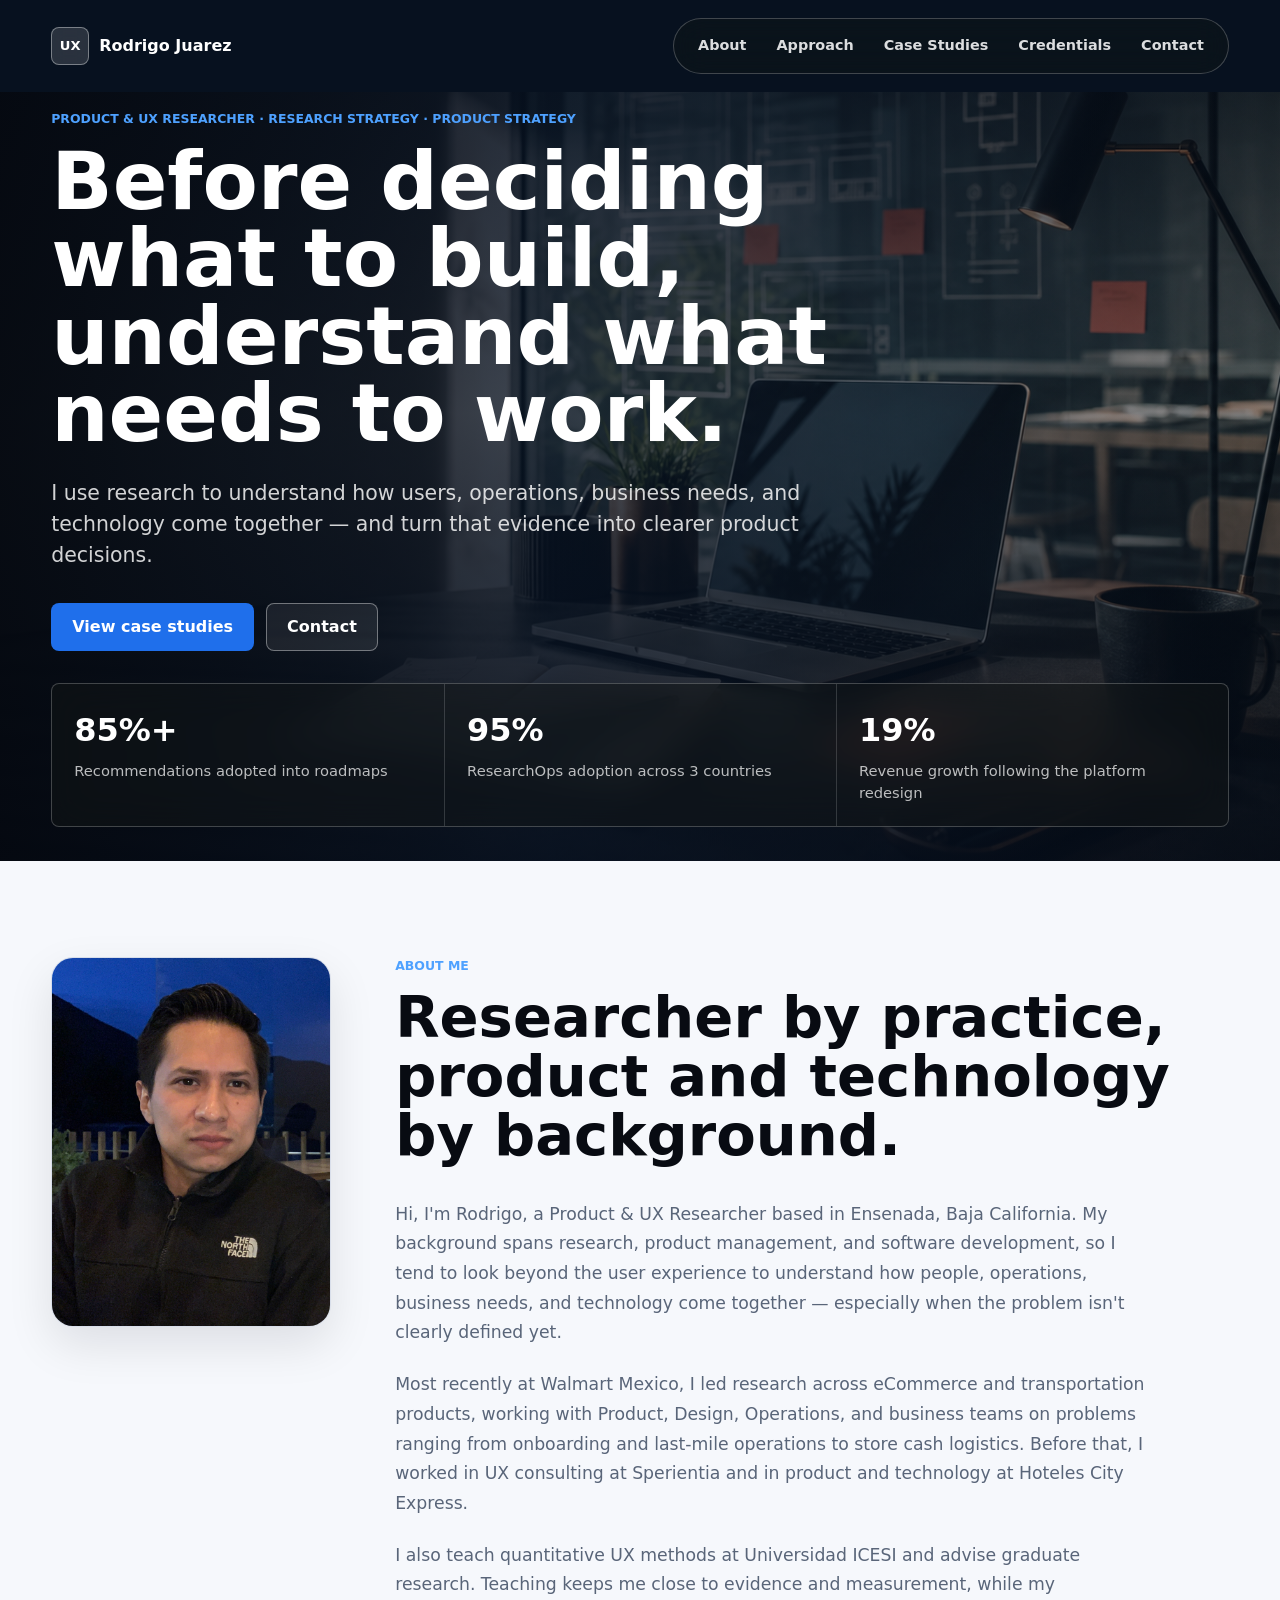
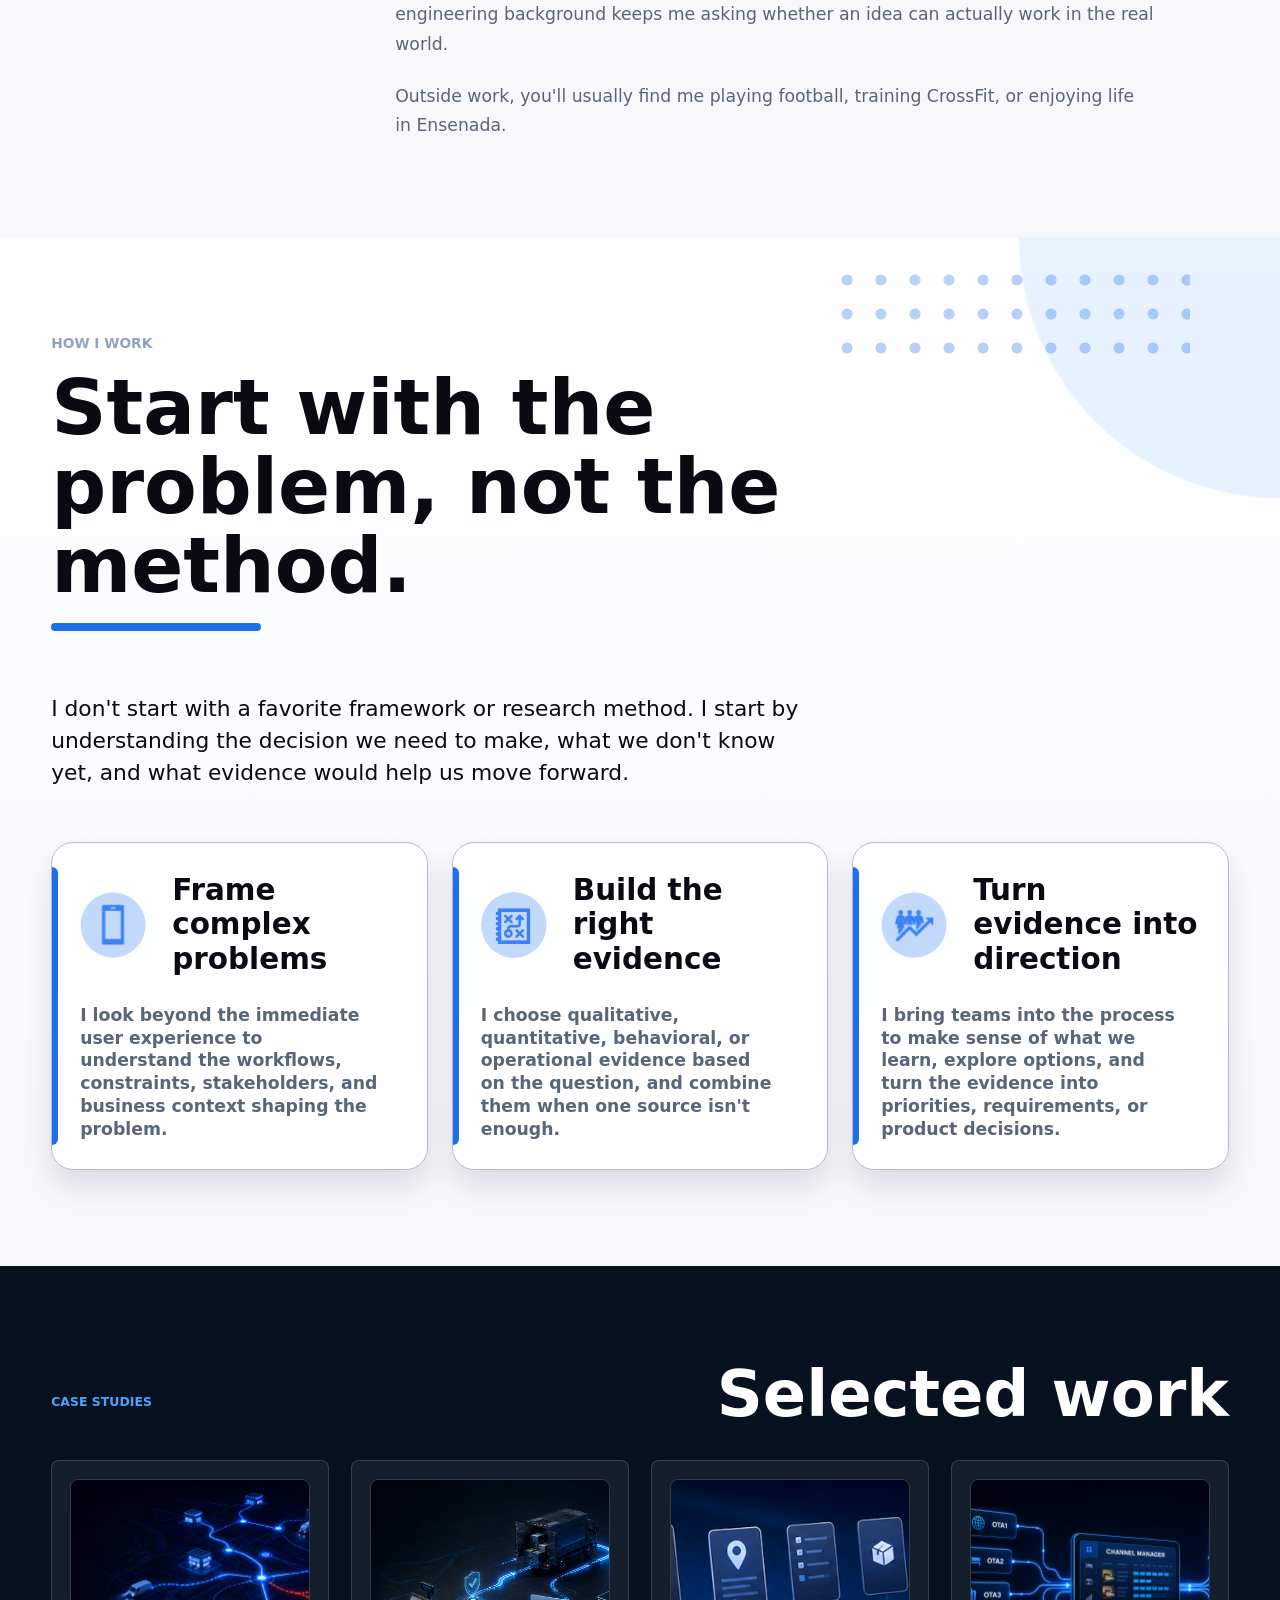
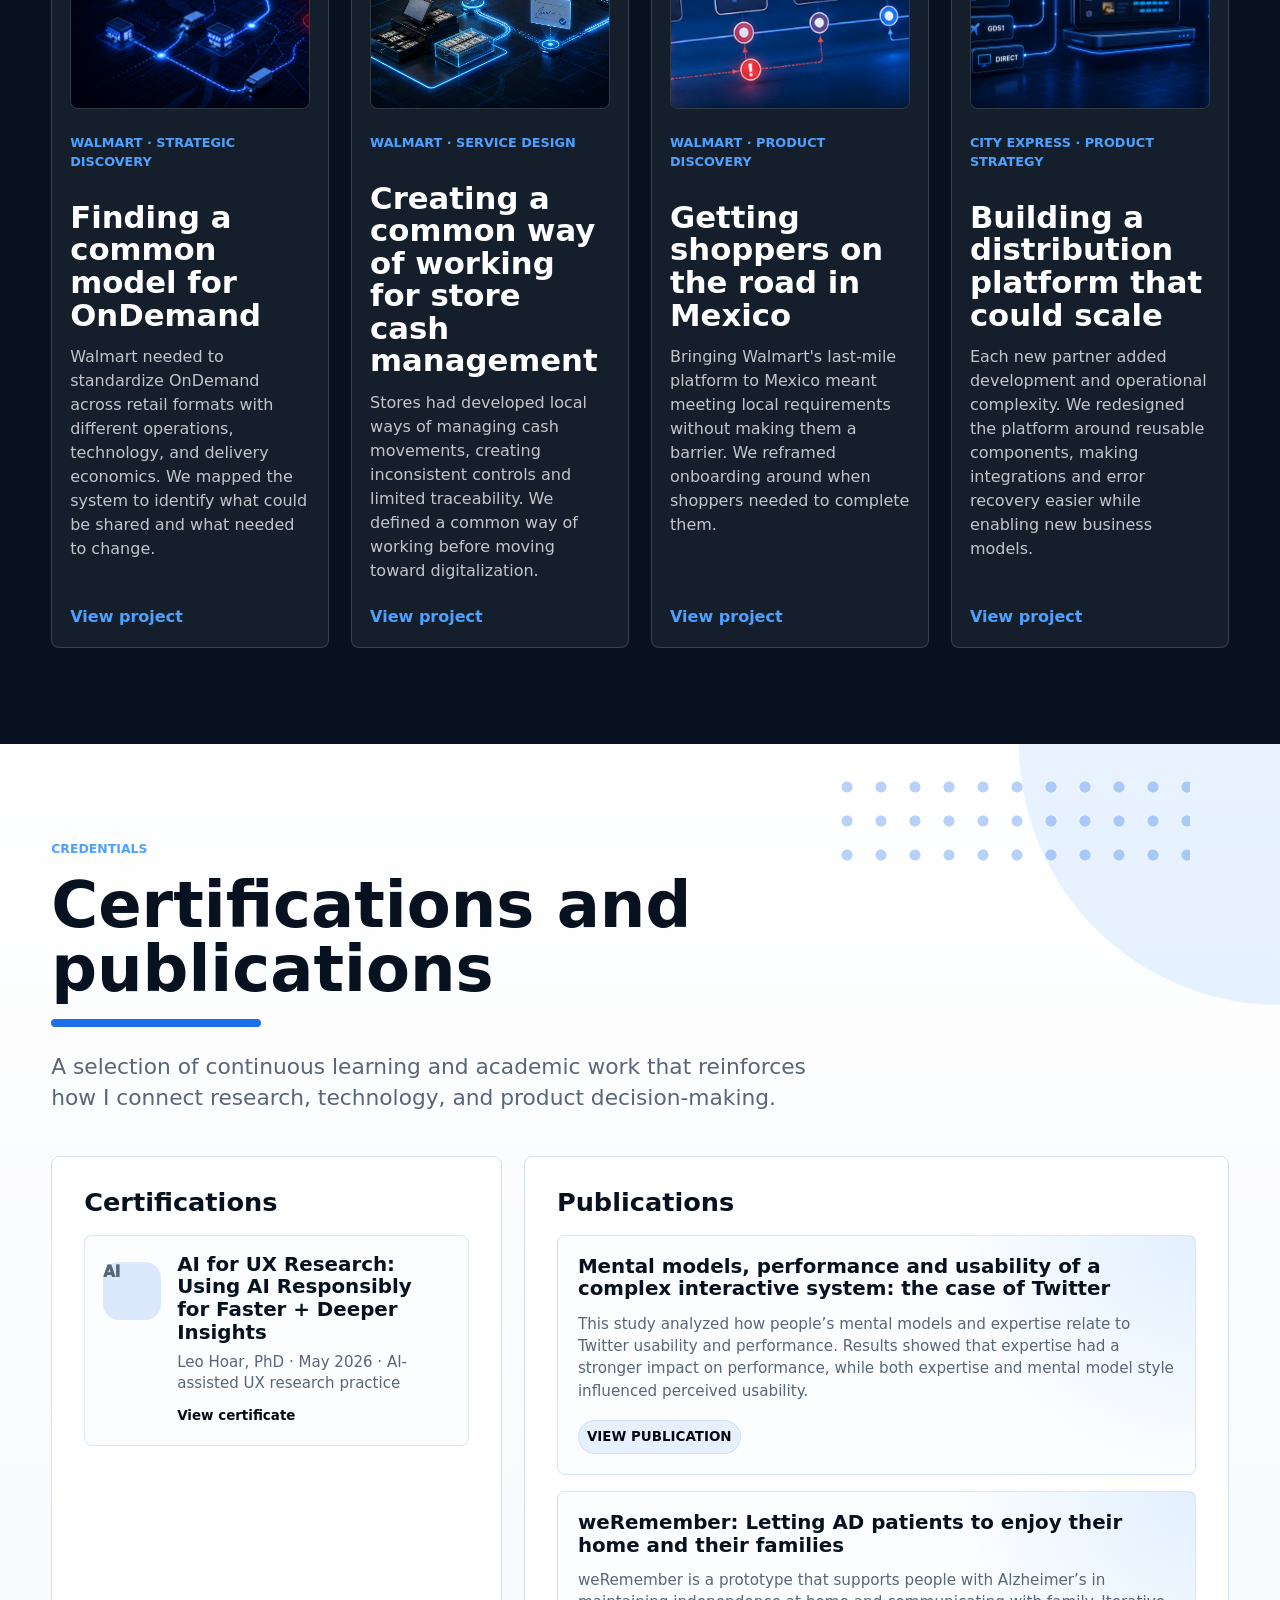
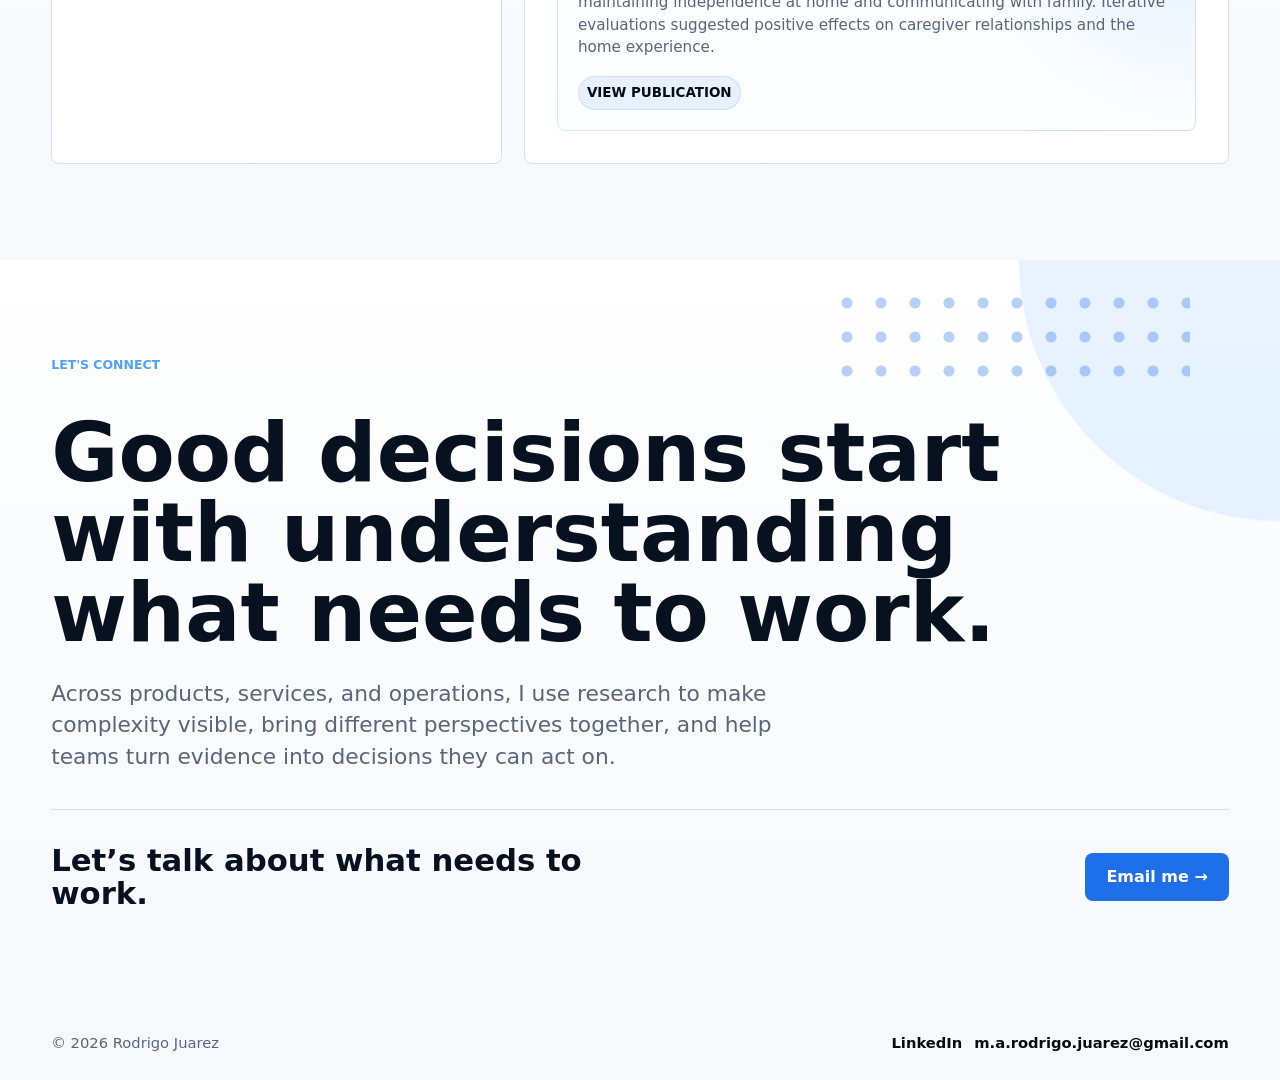
<file: index.html>
<!doctype html>
<html lang="en">

<head>
    <meta charset="UTF-8" />
    <meta name="viewport" content="width=device-width, initial-scale=1.0" />
    <title>Rodrigo Juarez | Product & UX Research · Strategy</title>
    <meta name="description"
        content="Portfolio of a Product & UX Researcher connecting research, product strategy, and technology to navigate complex problems and support evidence-based product decisions." />
    <link rel="icon" href="assets/favicon.svg" type="image/svg+xml" />
    <link rel="stylesheet" href="styles.css" />
</head>

<body class="index-page">
    <header class="site-header">
        <a class="brand" href="#home" aria-label="Go to home">
            <span class="brand-mark">UX</span>
            <span>Rodrigo Juarez</span>
        </a>
        <nav class="nav-links" aria-label="Main navigation">
            <a href="#about">About</a>
            <a href="#approach">Approach</a>
            <a href="#case-studies">Case Studies</a>
            <a href="#credentials">Credentials</a>
            <a href="#contact">Contact</a>
        </nav>
    </header>

    <main>
        <section class="hero" id="home" aria-label="Introduction">
            <div class="hero-media" aria-hidden="true"></div>
            <div class="hero-overlay"></div>
            <div class="hero-content">
                <p class="eyebrow">Product & UX Researcher · Research Strategy · Product Strategy</p>
                <h1>Before deciding what to build, understand what needs to work.</h1>
                <p class="hero-copy">
                    I use research to understand how users, operations, business needs, and technology come together —
                    and turn that evidence into clearer product decisions.
                </p>
                <div class="hero-actions">
                    <a class="button primary" href="#case-studies">View case studies</a>
                    <a class="button secondary" href="#contact">Contact</a>
                </div>
            </div>
            <div class="hero-stats" aria-label="Professional highlights">
                <article>
                    <strong>85%+</strong>
                    <span>Recommendations adopted into roadmaps</span>
                </article>
                <article>
                    <strong>95%</strong>
                    <span>ResearchOps adoption across 3 countries</span>
                </article>
                <article>
                    <strong>19%</strong>
                    <span>Revenue growth following the platform redesign</span>
                </article>
            </div>
        </section>

        <section class="section about-section" id="about">
            <div class="about-photo">
                <img src="assets/about-rodrigo-portrait.jpg" alt="Rodrigo Juarez" />
            </div>
            <div class="about-content">
                <p class="section-kicker">About me</p>
                <h2>Researcher by practice, product and technology by background.</h2>
                <div class="about-copy">
                    <p>
                        Hi, I'm Rodrigo, a Product & UX Researcher based in Ensenada, Baja California. My background
                        spans research, product management, and software development, so I tend to look beyond the user
                        experience to understand how people, operations, business needs, and technology come together —
                        especially when the problem isn't clearly defined yet.
                    </p>
                    <p>
                        Most recently at Walmart Mexico, I led research across eCommerce and transportation products,
                        working with Product, Design, Operations, and business teams on problems ranging from onboarding
                        and last-mile operations to store cash logistics. Before that, I worked in UX consulting at
                        Sperientia and in product and technology at Hoteles City Express.
                    </p>
                    <p>
                        I also teach quantitative UX methods at Universidad ICESI and advise graduate research. Teaching
                        keeps me close to evidence and measurement, while my engineering background keeps me asking
                        whether an idea can actually work in the real world.
                    </p>
                    <p>
                        Outside work, you'll usually find me playing football, training CrossFit, or enjoying life in
                        Ensenada.
                    </p>
                </div>
            </div>
        </section>

        <section class="section research-overview" id="approach">
            <div class="overview-header">
                <p class="section-kicker">How I work</p>
                <h2>Start with the problem, not the method.</h2>
                <span class="title-rule" aria-hidden="true"></span>
            </div>
            <div class="overview-copy">
                <p>
                    I don't start with a favorite framework or research method. I start by understanding the decision we
                    need to make, what we don't know yet, and what evidence would help us move forward.
                </p>
            </div>
            <div class="capability-grid">
                <article class="capability">
                    <div class="capability-heading">
                        <span class="capability-icon" aria-hidden="true">
                            <img src="assets/cel.png" alt="" />
                        </span>
                        <h3>Frame complex problems</h3>
                    </div>
                    <p>I look beyond the immediate user experience to understand the workflows, constraints,
                        stakeholders, and business context shaping the problem.</p>
                </article>
                <article class="capability">
                    <div class="capability-heading">
                        <span class="capability-icon" aria-hidden="true">
                            <img src="assets/strategic.png" alt="" />
                        </span>
                        <h3>Build the right evidence</h3>
                    </div>
                    <p>I choose qualitative, quantitative, behavioral, or operational evidence based on the question,
                        and combine them when one source isn't enough.</p>
                </article>
                <article class="capability">
                    <div class="capability-heading">
                        <span class="capability-icon" aria-hidden="true">
                            <img src="assets/behavior.png" alt="" />
                        </span>
                        <h3>Turn evidence into direction</h3>
                    </div>
                    <p>I bring teams into the process to make sense of what we learn, explore options, and turn the
                        evidence into priorities, requirements, or product decisions.</p>
                </article>
            </div>
        </section>

        <section class="section case-section" id="case-studies">
            <div class="section-heading">
                <p class="section-kicker">Case Studies</p>
                <h2>Selected work</h2>
            </div>
            <div class="case-list">
                <article class="case-card">
                    <div class="case-image case-image-scaling">
                        <img src="assets/scaling-operations-hero.png" alt="" />
                    </div>
                    <div class="case-meta">
                        <span>Walmart · Strategic Discovery</span>
                    </div>
                    <h3>Finding a common model for OnDemand</h3>
                    <p>
                        Walmart needed to standardize OnDemand across retail formats with different operations,
                        technology, and delivery economics. We mapped the system to identify what could be shared and
                        what needed to change.
                    </p>
                    <a class="case-link" href="project-scaling-operations.html">View project</a>
                </article>
                <article class="case-card">
                    <div class="case-image">
                        <img src="assets/morralla-cash-flow-hero.png" alt="" />
                    </div>
                    <div class="case-meta">
                        <span>Walmart · Service Design</span>
                    </div>
                    <h3>Creating a common way of working for store cash management</h3>
                    <p>
                        Stores had developed local ways of managing cash movements, creating inconsistent controls and
                        limited traceability. We defined a common way of working before moving toward digitalization.
                    </p>
                    <a class="case-link" href="project-morralla.html">View project</a>
                </article>
                <article class="case-card">
                    <div class="case-image case-image-onboarding">
                        <img src="assets/onboarding-journey-visual.png" alt="" />
                    </div>
                    <div class="case-meta">
                        <span>Walmart · Product Discovery</span>
                    </div>
                    <h3>Getting shoppers on the road in Mexico</h3>
                    <p>
                        Bringing Walmart's last-mile platform to Mexico meant meeting local requirements without making
                        them a barrier. We reframed onboarding around when shoppers needed to complete them.
                    </p>
                    <a class="case-link" href="project-onboarding.html">View project</a>
                </article>
                <article class="case-card">
                    <div class="case-image case-image-booking">
                        <img src="assets/booking-flow-channel-manager-hero.png" alt="" />
                    </div>
                    <div class="case-meta">
                        <span>City Express · Product Strategy</span>
                    </div>
                    <h3>Building a distribution platform that could scale</h3>
                    <p>
                        Each new partner added development and operational complexity. We redesigned the platform around
                        reusable components, making integrations and error recovery easier while enabling new business
                        models.
                    </p>
                    <a class="case-link" href="project-booking-flow.html">View project</a>
                </article>
            </div>
        </section>

        <section class="section credentials-section" id="credentials">
            <div class="credentials-header">
                <div>
                    <p class="section-kicker">Credentials</p>
                    <h2>Certifications and publications</h2>
                    <span class="title-rule" aria-hidden="true"></span>
                </div>
                <p>
                    A selection of continuous learning and academic work that reinforces how I connect research,
                    technology, and product decision-making.
                </p>
            </div>

            <div class="credentials-board">
                <section class="credential-panel" aria-label="Certifications">
                    <h3>Certifications</h3>
                    <div class="credential-list">
                        <article class="credential-item">
                            <span class="credential-mark">AI</span>
                            <div>
                                <strong>AI for UX Research: Using AI Responsibly for Faster + Deeper Insights</strong>
                                <span>Leo Hoar, PhD · May 2026 · AI-assisted UX research practice</span>
                                <a class="credential-link" href="assets/certifications/certificate-ai-for-ux-research-may-2026.pdf" target="_blank" rel="noreferrer">View certificate</a>
                            </div>
                        </article>
                    </div>
                </section>

                <section class="credential-panel" aria-label="Publications">
                    <h3>Publications</h3>
                    <div class="credential-list">
                        <article class="publication-card">
                            <div>
                                <strong>Mental models, performance and usability of a complex interactive system: the case of Twitter</strong>
                                <p>
                                    This study analyzed how people’s mental models and expertise relate to Twitter usability and performance. Results showed that 
                                    expertise had a stronger impact on performance, while both expertise and mental model style influenced perceived usability.
                                </p>
                            </div>
                            <div class="publication-meta">
                                <a href="https://ieeexplore.ieee.org/document/6679813" target="_blank" rel="noreferrer">View publication</a>
                            </div>
                        </article>

                        <article class="publication-card">
                            <div>
                                <strong>weRemember: Letting AD patients to enjoy their home and their families</strong>
                                <p>
                                    weRemember is a prototype that supports people with Alzheimer’s in maintaining independence at home and communicating with family. 
                                    Iterative evaluations suggested positive effects on caregiver relationships and the home experience.
                                </p>
                            </div>
                            <div class="publication-meta">
                                <a href="https://dl.acm.org/doi/10.1145/2212776.2212436" target="_blank" rel="noreferrer">View publication</a>
                            </div>
                        </article>
                    </div>
                </section>
            </div>
        </section>
        
        <section class="section portfolio-close-section" id="contact">
            <div class="portfolio-close-header">
                <p class="section-kicker">Let's connect</p>
                <h2>Good decisions start with understanding what needs to work.</h2>
                <p>
                    Across products, services, and operations, I use research to make complexity visible, bring different
                    perspectives together, and help teams turn evidence into decisions they can act on.
                </p>
            </div>
            <div class="closing-cta">
                <p>Let’s talk about what needs to work.</p>
                <a class="button primary" href="mailto:m.a.rodrigo.juarez@gmail.com">Email me →</a>
            </div>
        </section>
    </main>

    <footer class="site-footer">
        <span>© 2026 Rodrigo Juarez</span>
        <div>
            <a href="https://www.linkedin.com/in/marodrigojuarez/?locale=en-US" target="_blank" rel="noreferrer">LinkedIn</a>
            <a href="mailto:m.a.rodrigo.juarez@gmail.com">m.a.rodrigo.juarez@gmail.com</a>
        </div>
    </footer>
</body>

</html>
</file>
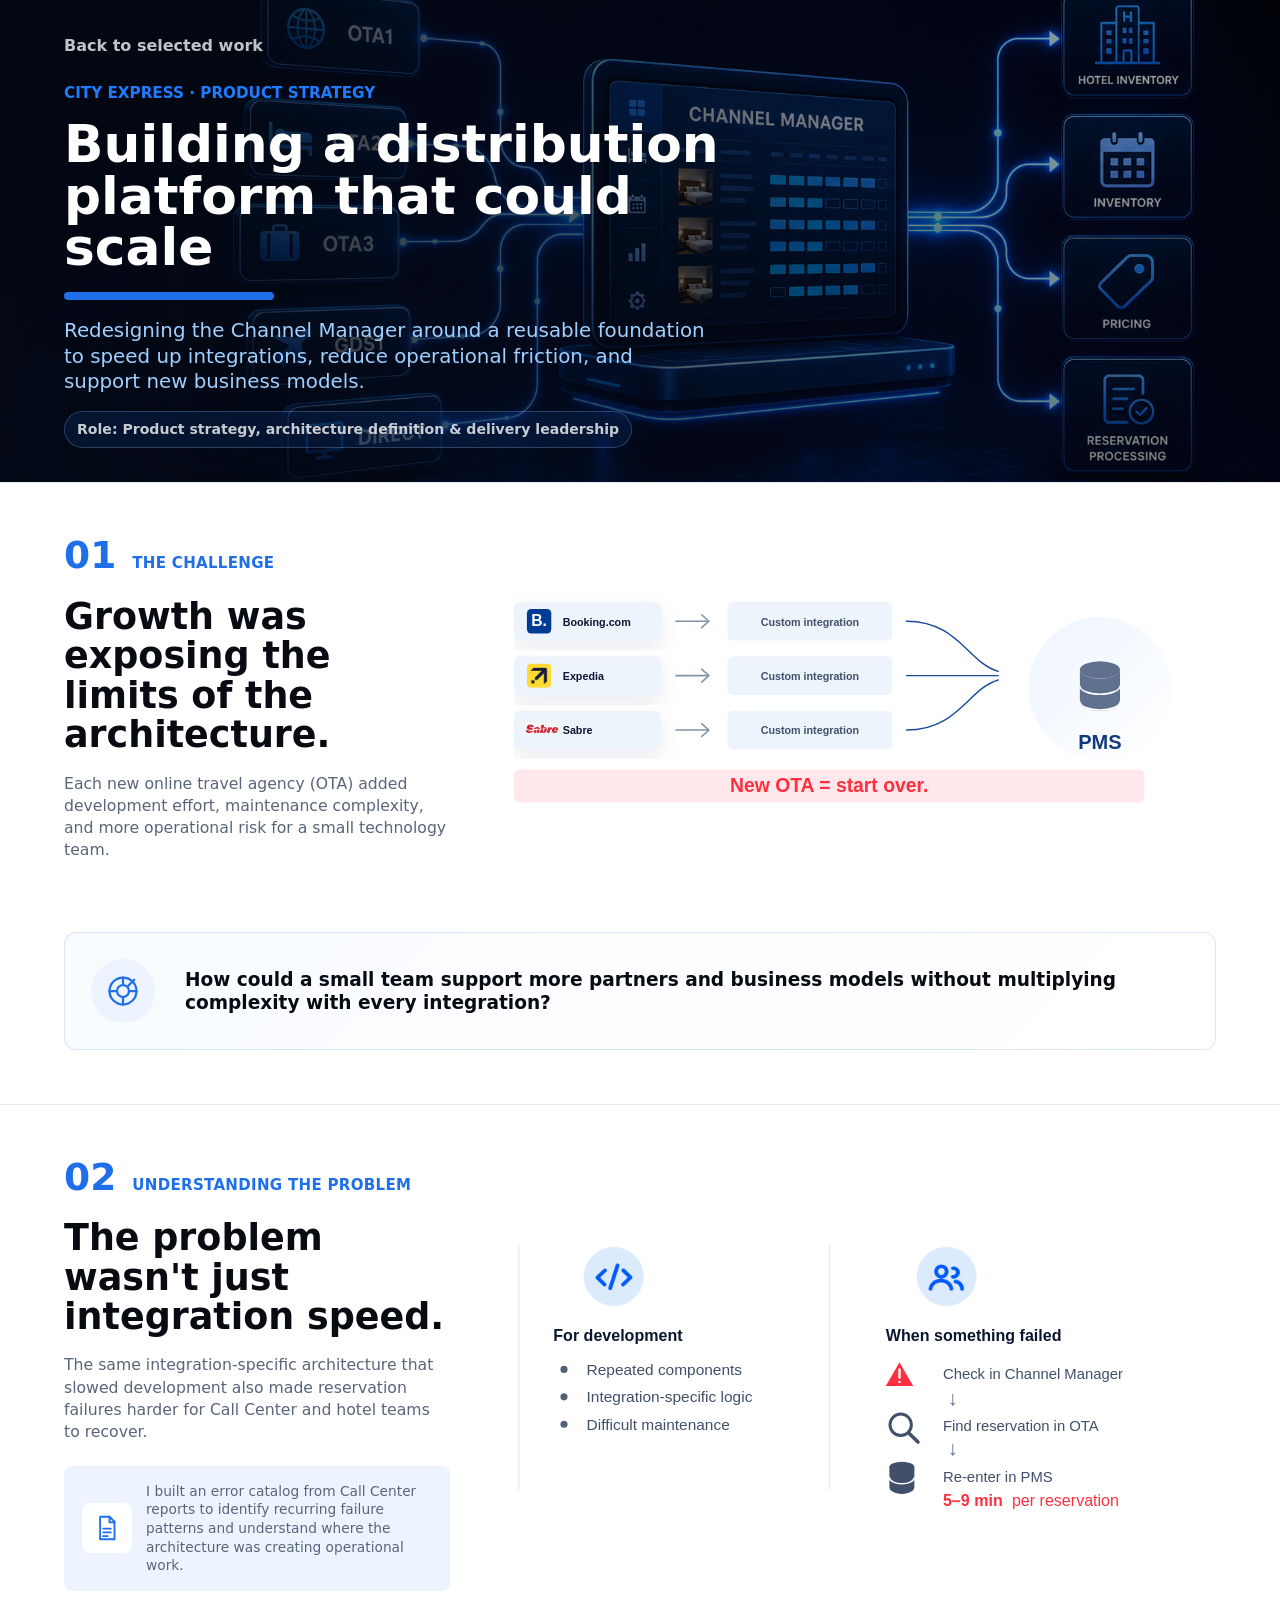
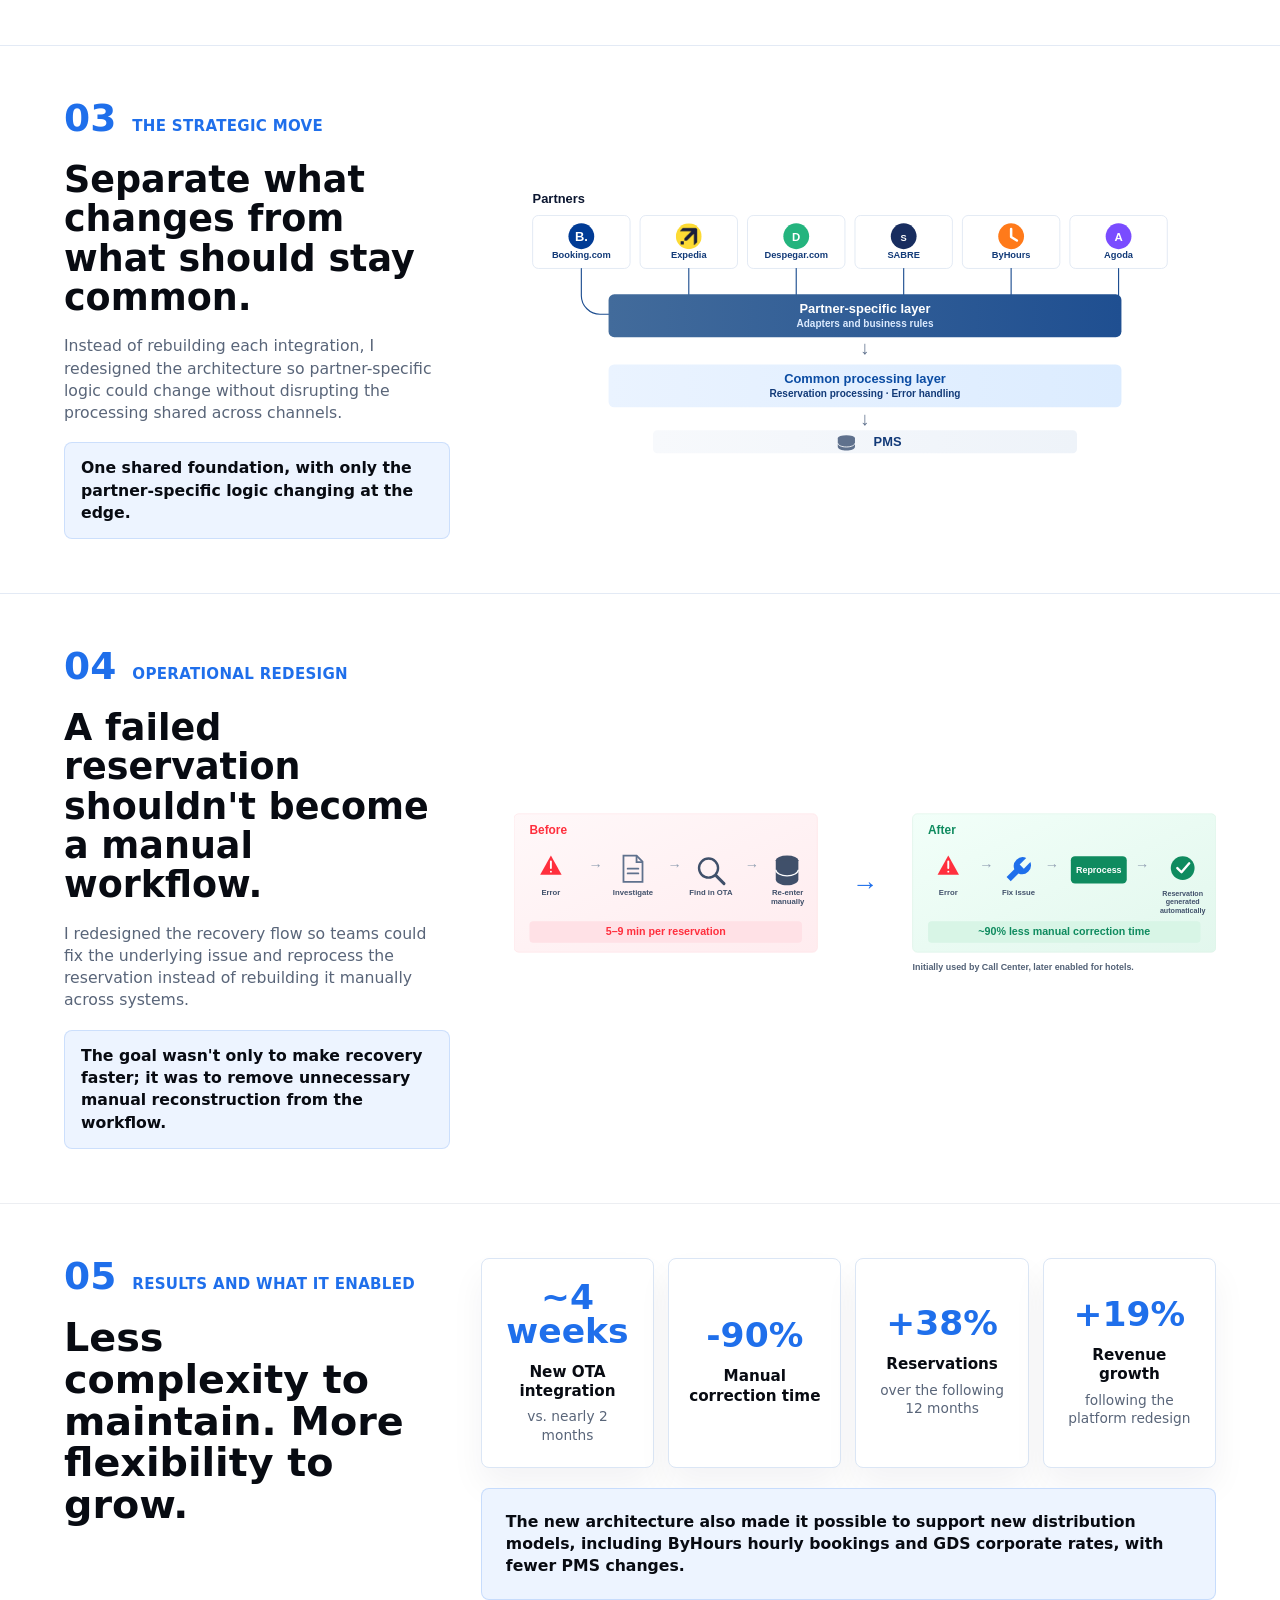
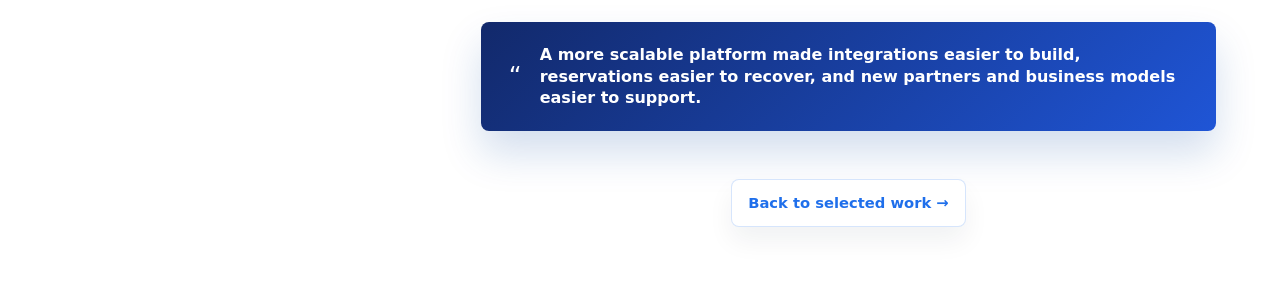
<file: project-booking-flow.html>
<!doctype html>
<html lang="en">
  <head>
    <meta charset="UTF-8" />
    <meta name="viewport" content="width=device-width, initial-scale=1.0" />
    <title>Building a Distribution Platform That Could Scale | Rodrigo Juarez</title>
    <meta
      name="description"
      content="A product strategy case study on redesigning City Express's Channel Manager to reduce integration complexity, simplify reservation recovery, and support new distribution models."
    />
    <link rel="icon" href="assets/favicon.svg" type="image/svg+xml" />
    <link rel="stylesheet" href="styles.css" />
  </head>
  <body>
    <main class="project-page immersive-case-page booking-case-page">
      <a class="back-link immersive-back" href="index.html#case-studies">Back to selected work</a>

      <section class="booking-hero booking-flow-hero">
        <div class="booking-hero-copy">
          <p class="project-label">City Express · Product Strategy</p>
          <h1>Building a distribution platform that could scale</h1>
          <span class="title-rule" aria-hidden="true"></span>
          <p class="booking-hero-subtitle">
            Redesigning the Channel Manager around a reusable foundation to speed up integrations, reduce operational
            friction, and support new business models.
          </p>
          <p class="booking-flow-hero-role">Role: Product strategy, architecture definition &amp; delivery leadership</p>
        </div>

        <div class="booking-hero-visual" aria-hidden="true">
          <img src="assets/booking-flow-channel-manager-hero.png" alt="" />
        </div>
      </section>

      <section class="booking-flow-challenge-section" aria-labelledby="booking-flow-challenge-title">
        <div class="booking-flow-challenge-copy">
          <div class="scaling-section-kicker">
            <span>01</span>
            <p>The challenge</p>
          </div>
          <h2 id="booking-flow-challenge-title">Growth was exposing the limits of the architecture.</h2>
          <p>
            Each new online travel agency (OTA) added development effort, maintenance complexity, and more operational
            risk for a small technology team.
          </p>
        </div>

        <div class="booking-flow-challenge-visual">
          <img
            src="assets/booking-ota-custom-integrations.svg"
            alt="Booking.com, Expedia, and Sabre each require a custom integration before connecting to PMS. New OTA equals start over."
          />
        </div>
      </section>

      <section class="booking-flow-question-section" aria-label="Strategic question">
        <article class="challenge-question-card booking-flow-question-card">
          <div class="challenge-question-icon" aria-hidden="true">
            <svg viewBox="0 0 56 56" role="img">
              <circle cx="28" cy="28" r="18" />
              <circle cx="28" cy="28" r="8" />
              <path d="M28 10v8M28 38v8M10 28h8M38 28h8" />
              <path d="M35 21l8-8" />
            </svg>
          </div>
          <div>
            <h3>
              How could a small team support more partners and business models without multiplying complexity with every
              integration?
            </h3>
          </div>
        </article>
      </section>

      <section class="booking-flow-problem-section" aria-labelledby="booking-flow-problem-title">
        <div class="booking-flow-problem-copy">
          <div class="scaling-section-kicker">
            <span>02</span>
            <p>Understanding the problem</p>
          </div>
          <h2 id="booking-flow-problem-title">The problem wasn't just integration speed.</h2>
          <p>
            The same integration-specific architecture that slowed development also made reservation failures harder for
            Call Center and hotel teams to recover.
          </p>
          <aside class="booking-flow-note">
            <span class="booking-flow-note-icon" aria-hidden="true">
              <svg viewBox="0 0 48 48" role="img">
                <path d="M13 6h15l8 8v28H13z" />
                <path d="M28 6v9h8" />
                <path d="M18 25h12M18 31h12M18 37h7" />
              </svg>
            </span>
            <p>
              I built an error catalog from Call Center reports to identify recurring failure patterns and understand
              where the architecture was creating operational work.
            </p>
          </aside>
        </div>

        <div class="booking-flow-problem-visual">
          <img
            src="assets/booking-integration-problem.svg"
            alt="Building required repeated components, integration-specific logic, and difficult maintenance. When something failed, teams checked Channel Manager, found the reservation in the OTA, and re-entered it in PMS, taking 5 to 9 minutes per reservation."
          />
        </div>
      </section>

      <section class="booking-flow-strategy-section" aria-labelledby="booking-flow-strategy-title">
        <div class="booking-flow-strategy-copy">
          <div class="scaling-section-kicker">
            <span>03</span>
            <p>The strategic move</p>
          </div>
          <h2 id="booking-flow-strategy-title">Separate what changes from what should stay common.</h2>
          <p>
            Instead of rebuilding each integration, I redesigned the architecture so partner-specific logic could change
            without disrupting the processing shared across channels.
          </p>
          <p class="booking-flow-concept-line">
            One shared foundation, with only the partner-specific logic changing at the edge.
          </p>
        </div>

        <div class="booking-flow-strategy-visual">
          <img
            src="assets/booking-strategic-funnel.svg"
            alt="Booking.com, Expedia, Despegar.com, SABRE, ByHours, and Agoda connect to a partner-specific layer, then a common processing layer, then PMS."
          />
        </div>
      </section>

      <section class="booking-flow-operations-section" aria-labelledby="booking-flow-operations-title">
        <div class="booking-flow-operations-copy">
          <div class="scaling-section-kicker">
            <span>04</span>
            <p>Operational redesign</p>
          </div>
          <h2 id="booking-flow-operations-title">A failed reservation shouldn't become a manual workflow.</h2>
          <p>
            I redesigned the recovery flow so teams could fix the underlying issue and reprocess the reservation instead
            of rebuilding it manually across systems.
          </p>
          <p class="booking-flow-concept-line">
            The goal wasn't only to make recovery faster; it was to remove unnecessary manual reconstruction from the
            workflow.
          </p>
        </div>

        <div class="booking-flow-operations-visual">
          <img
            src="assets/booking-operations-before-after.svg"
            alt="Before: teams investigated an error, found it in the OTA, and re-entered it manually, taking five to nine minutes per reservation. After: teams fixed the issue and reprocessed the reservation, reducing manual correction time by about ninety percent."
          />
        </div>
      </section>

      <section class="booking-flow-results-section" aria-labelledby="booking-flow-results-title">
        <div class="booking-flow-results-copy">
          <div class="scaling-section-kicker">
            <span>05</span>
            <p>Results and what it enabled</p>
          </div>
          <h2 id="booking-flow-results-title">Less complexity to maintain. More flexibility to grow.</h2>
        </div>

        <div class="booking-flow-results-content">
          <div class="booking-flow-results-grid" aria-label="Project results">
            <article>
              <strong>~4 weeks</strong>
              <span>New OTA integration</span>
              <em>vs. nearly 2 months</em>
            </article>
            <article>
              <strong>-90%</strong>
              <span>Manual correction time</span>
            </article>
            <article>
              <strong>+38%</strong>
              <span>Reservations</span>
              <em>over the following 12 months</em>
            </article>
            <article>
              <strong>+19%</strong>
              <span>Revenue growth</span>
              <em>following the platform redesign</em>
            </article>
          </div>

          <article class="booking-flow-business-model-note">
            <p>
              The new architecture also made it possible to support new distribution models, including ByHours hourly
              bookings and GDS corporate rates, with fewer PMS changes.
            </p>
          </article>

          <aside class="morralla-closing-callout booking-flow-closing-callout">
            <span aria-hidden="true">“</span>
            <p>
              A more scalable platform made integrations easier to build, reservations easier to recover, and new
              partners and business models easier to support.
            </p>
          </aside>

          <a class="case-next-link" href="index.html#case-studies">Back to selected work →</a>
        </div>
      </section>
    </main>
  </body>
</html>
</file>
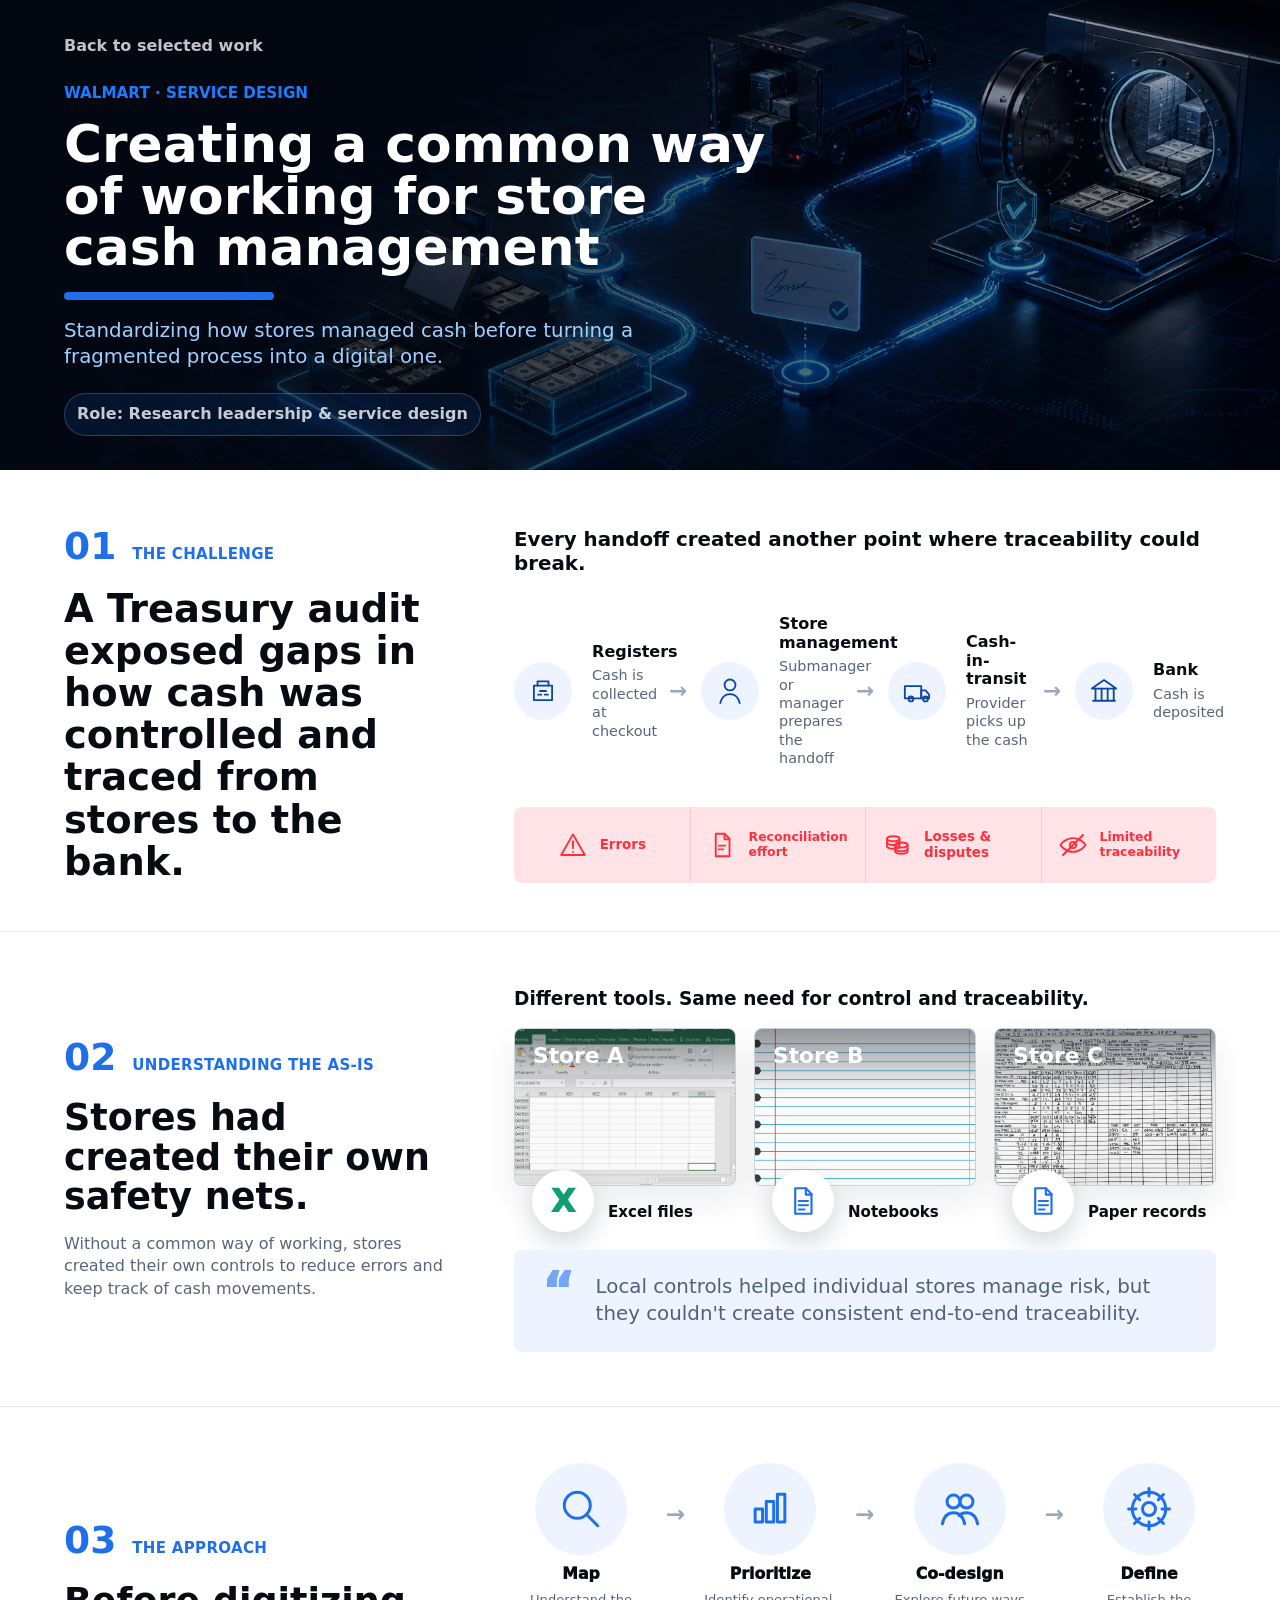
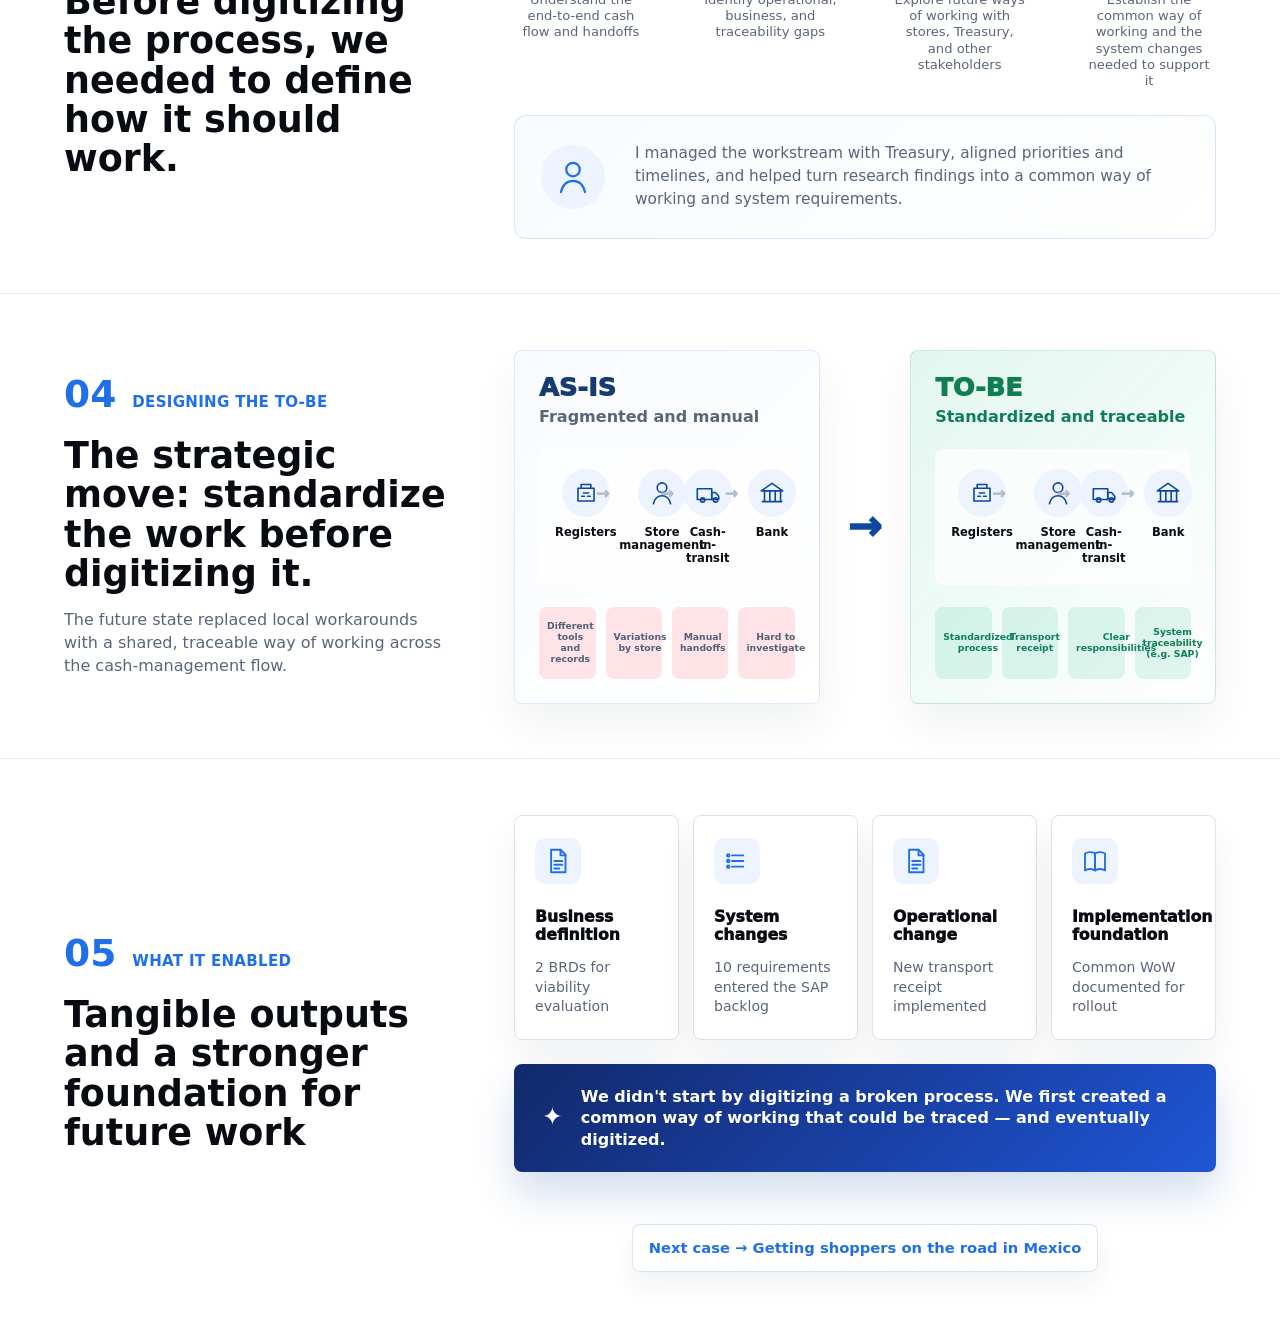
<file: project-morralla.html>
<!doctype html>
<html lang="en">
  <head>
    <meta charset="UTF-8" />
    <meta name="viewport" content="width=device-width, initial-scale=1.0" />
    <title>Creating a Common Way of Working for Store Cash Management | Rodrigo Juarez</title>
    <meta
      name="description"
      content="A service design case study on turning fragmented store cash-management practices into a traceable operating model and a foundation for digitalization."
    />
    <link rel="icon" href="assets/favicon.svg" type="image/svg+xml" />
    <link rel="stylesheet" href="styles.css" />
  </head>
  <body>
    <main class="project-page immersive-case-page booking-case-page morralla-case-page">
      <a class="back-link immersive-back" href="index.html#case-studies">Back to selected work</a>

      <section class="booking-hero morralla-hero">
        <div class="booking-hero-copy">
          <p class="project-label">Walmart · Service Design</p>
          <h1>Creating a common way of working for store cash management</h1>
          <span class="title-rule" aria-hidden="true"></span>
          <p class="booking-hero-subtitle">
            Standardizing how stores managed cash before turning a fragmented process into a digital one.
          </p>
          <p class="morralla-hero-role">Role: Research leadership &amp; service design</p>
        </div>

        <div class="booking-hero-visual" aria-hidden="true">
          <img src="assets/morralla-cash-flow-hero.png" alt="" />
        </div>
      </section>

      <section class="morralla-challenge-section" aria-labelledby="morralla-challenge-title">
        <div class="morralla-challenge-copy">
          <div class="scaling-section-kicker">
            <span>01</span>
            <p>The challenge</p>
          </div>
          <h2 id="morralla-challenge-title">
            A Treasury audit exposed gaps in how cash was controlled and traced from stores to the bank.
          </h2>
        </div>

        <div class="cash-handoff-panel">
          <h3>Every handoff created another point where traceability could break.</h3>
          <div class="cash-handoff-flow" aria-label="Cash handoff flow from registers to the bank">
            <article>
              <span class="cash-handoff-icon" aria-hidden="true">
                <svg viewBox="0 0 56 56" role="img">
                  <path d="M13 19h30v24H13z" />
                  <path d="M19 19v-7h18v7" />
                  <path d="M20 34h5M31 34h5M23 28h10" />
                </svg>
              </span>
              <div>
                <h4>Registers</h4>
                <p>Cash is collected at checkout</p>
              </div>
            </article>
            <span class="cash-handoff-arrow" aria-hidden="true">→</span>
            <article>
              <span class="cash-handoff-icon" aria-hidden="true">
                <svg viewBox="0 0 56 56" role="img">
                  <circle cx="28" cy="18" r="9" />
                  <path d="M12 48c2.3-9.8 8-15 16-15s13.7 5.2 16 15" />
                </svg>
              </span>
              <div>
                <h4>Store management</h4>
                <p>Submanager or manager prepares the handoff</p>
              </div>
            </article>
            <span class="cash-handoff-arrow" aria-hidden="true">→</span>
            <article>
              <span class="cash-handoff-icon" aria-hidden="true">
                <svg viewBox="0 0 56 56" role="img">
                  <path d="M8 34V20h27v20H8z" />
                  <path d="M35 27h7l6 7v6H35V27z" />
                  <circle cx="18" cy="41" r="4" />
                  <circle cx="42" cy="41" r="4" />
                </svg>
              </span>
              <div>
                <h4>Cash-in-transit</h4>
                <p>Provider picks up the cash</p>
              </div>
            </article>
            <span class="cash-handoff-arrow" aria-hidden="true">→</span>
            <article>
              <span class="cash-handoff-icon" aria-hidden="true">
                <svg viewBox="0 0 56 56" role="img">
                  <path d="M8 24h40L28 10 8 24z" />
                  <path d="M14 24v20M24 24v20M34 24v20M44 24v20M10 44h36" />
                </svg>
              </span>
              <div>
                <h4>Bank</h4>
                <p>Cash is deposited</p>
              </div>
            </article>
          </div>

          <div class="cash-risk-band" aria-label="Audit risks and operational frictions">
            <article>
              <span class="cash-risk-icon" aria-hidden="true">
                <svg viewBox="0 0 48 48" role="img">
                  <path d="M24 7 43 40H5L24 7z" />
                  <path d="M24 18v11" />
                  <path d="M24 35h.01" />
                </svg>
              </span>
              <p>Errors</p>
            </article>
            <article>
              <span class="cash-risk-icon" aria-hidden="true">
                <svg viewBox="0 0 48 48" role="img">
                  <path d="M14 6h14l8 8v28H14z" />
                  <path d="M28 6v9h8" />
                  <path d="M19 25h10" />
                  <path d="M19 31h7" />
                </svg>
              </span>
              <p>Reconciliation effort</p>
            </article>
            <article>
              <span class="cash-risk-icon" aria-hidden="true">
                <svg viewBox="0 0 48 48" role="img">
                  <ellipse cx="18" cy="14" rx="10" ry="4" />
                  <path d="M8 14v12c0 2.2 4.5 4 10 4s10-1.8 10-4V14" />
                  <path d="M8 20c0 2.2 4.5 4 10 4s10-1.8 10-4" />
                  <ellipse cx="31" cy="24" rx="10" ry="4" />
                  <path d="M21 24v10c0 2.2 4.5 4 10 4s10-1.8 10-4V24" />
                  <path d="M21 30c0 2.2 4.5 4 10 4s10-1.8 10-4" />
                </svg>
              </span>
              <p>Losses &amp; disputes</p>
            </article>
            <article>
              <span class="cash-risk-icon" aria-hidden="true">
                <svg viewBox="0 0 48 48" role="img">
                  <path d="M4 24s7-11 20-11 20 11 20 11-7 11-20 11S4 24 4 24z" />
                  <circle cx="24" cy="24" r="5" />
                  <path d="M8 40 40 8" />
                </svg>
              </span>
              <p>Limited traceability</p>
            </article>
          </div>
        </div>
      </section>

      <section class="morralla-as-is-section" aria-labelledby="morralla-as-is-title">
        <div class="morralla-as-is-copy">
          <div class="scaling-section-kicker">
            <span>02</span>
            <p>Understanding the As-Is</p>
          </div>
          <h2 id="morralla-as-is-title">Stores had created their own safety nets.</h2>
          <p>
            Without a common way of working, stores created their own controls to reduce errors and keep track of cash
            movements.
          </p>
        </div>

        <div class="store-controls-panel">
          <h3>Different tools. Same need for control and traceability.</h3>
          <div class="store-control-grid" aria-label="Local control artifacts found across stores">
            <article class="store-control-card">
              <div class="store-control-visual">
                <img src="assets/morralla-excel-example.png" alt="" />
                <span>Store A</span>
              </div>
              <div class="store-control-label">
                <span class="artifact-icon excel-icon" aria-hidden="true">X</span>
                <p>Excel files</p>
              </div>
            </article>

            <article class="store-control-card">
              <div class="store-control-visual">
                <img src="assets/morralla-notebook-example.png" alt="" />
                <span>Store B</span>
              </div>
              <div class="store-control-label">
                <span class="artifact-icon document-icon" aria-hidden="true">
                  <svg viewBox="0 0 48 48" role="img">
                    <path d="M13 6h15l8 8v28H13z" />
                    <path d="M28 6v9h8" />
                    <path d="M18 24h13M18 30h13M18 36h8" />
                  </svg>
                </span>
                <p>Notebooks</p>
              </div>
            </article>

            <article class="store-control-card">
              <div class="store-control-visual">
                <img src="assets/morralla-paper-record-example.png" alt="" />
                <span>Store C</span>
              </div>
              <div class="store-control-label">
                <span class="artifact-icon document-icon" aria-hidden="true">
                  <svg viewBox="0 0 48 48" role="img">
                    <path d="M13 6h15l8 8v28H13z" />
                    <path d="M28 6v9h8" />
                    <path d="M18 24h13M18 30h13M18 36h8" />
                  </svg>
                </span>
                <p>Paper records</p>
              </div>
            </article>
          </div>

          <aside class="store-control-quote">
            <span aria-hidden="true">“</span>
            <p>
              Local controls helped individual stores manage risk, but they couldn't create consistent end-to-end
              traceability.
            </p>
          </aside>
        </div>
      </section>

      <section class="morralla-role-section" aria-labelledby="morralla-role-title">
        <div class="morralla-role-copy">
          <div class="scaling-section-kicker">
            <span>03</span>
            <p>The approach</p>
          </div>
          <h2 id="morralla-role-title">Before digitizing the process, we needed to define how it should work.</h2>
        </div>

        <div class="morralla-process-panel">
          <div class="morralla-process-flow" aria-label="Research and service design process">
            <article>
              <span class="morralla-process-icon" aria-hidden="true">
                <svg viewBox="0 0 56 56" role="img">
                  <circle cx="24" cy="24" r="14" />
                  <path d="M34 34l12 12" />
                </svg>
              </span>
              <h4>Map</h4>
              <p>Understand the end-to-end cash flow and handoffs</p>
            </article>
            <span class="morralla-process-arrow" aria-hidden="true">→</span>
            <article>
              <span class="morralla-process-icon" aria-hidden="true">
                <svg viewBox="0 0 56 56" role="img">
                  <path d="M12 42h8V28h-8z" />
                  <path d="M24 42h8V20h-8z" />
                  <path d="M36 42h8V12h-8z" />
                </svg>
              </span>
              <h4>Prioritize</h4>
              <p>Identify operational, business, and traceability gaps</p>
            </article>
            <span class="morralla-process-arrow" aria-hidden="true">→</span>
            <article>
              <span class="morralla-process-icon" aria-hidden="true">
                <svg viewBox="0 0 56 56" role="img">
                  <circle cx="21" cy="20" r="7" />
                  <circle cx="35" cy="20" r="7" />
                  <path d="M9 44c1.6-7.7 6-12 12-12s10.4 4.3 12 12" />
                  <path d="M27 35c2-2 4.6-3 8-3 6 0 10.4 4.3 12 12" />
                </svg>
              </span>
              <h4>Co-design</h4>
              <p>Explore future ways of working with stores, Treasury, and other stakeholders</p>
            </article>
            <span class="morralla-process-arrow" aria-hidden="true">→</span>
            <article>
              <span class="morralla-process-icon" aria-hidden="true">
                <svg viewBox="0 0 56 56" role="img">
                  <circle cx="28" cy="28" r="7" />
                  <path d="M28 6v8M28 42v8M6 28h8M42 28h8" />
                  <path d="M12.4 12.4l5.6 5.6M38 38l5.6 5.6M43.6 12.4 38 18M18 38l-5.6 5.6" />
                  <circle cx="28" cy="28" r="18" />
                </svg>
              </span>
              <h4>Define</h4>
              <p>Establish the common way of working and the system changes needed to support it</p>
            </article>
          </div>

          <article class="approach-role-note morralla-role-note">
            <div class="approach-role-icon" aria-hidden="true">
              <svg viewBox="0 0 56 56" role="img">
                <circle cx="28" cy="18" r="9" />
                <path d="M12 48c2.3-9.8 8-15 16-15s13.7 5.2 16 15" />
              </svg>
            </div>
            <p>
              I managed the workstream with Treasury, aligned priorities and timelines, and helped turn research
              findings into a common way of working and system requirements.
            </p>
          </article>
        </div>
      </section>

      <section class="morralla-to-be-section" aria-labelledby="morralla-to-be-title">
        <div class="morralla-to-be-copy">
          <div class="scaling-section-kicker">
            <span>04</span>
            <p>Designing the To-Be</p>
          </div>
          <h2 id="morralla-to-be-title">The strategic move: standardize the work before digitizing it.</h2>
          <p>
            The future state replaced local workarounds with a shared, traceable way of working across the
            cash-management flow.
          </p>
        </div>

        <div class="to-be-comparison" aria-label="As-Is and To-Be cash management comparison">
          <article class="to-be-card as-is-card">
            <header>
              <h3>As-Is</h3>
              <p>Fragmented and manual</p>
            </header>
            <div class="to-be-flow">
              <div>
                <span class="to-be-icon" aria-hidden="true">
                  <svg viewBox="0 0 56 56" role="img">
                    <path d="M13 19h30v24H13z" />
                    <path d="M19 19v-7h18v7" />
                    <path d="M20 34h5M31 34h5M23 28h10" />
                  </svg>
                </span>
                <p>Registers</p>
              </div>
              <span aria-hidden="true">→</span>
              <div>
                <span class="to-be-icon" aria-hidden="true">
                  <svg viewBox="0 0 56 56" role="img">
                    <circle cx="28" cy="18" r="9" />
                    <path d="M12 48c2.3-9.8 8-15 16-15s13.7 5.2 16 15" />
                  </svg>
                </span>
                <p>Store management</p>
              </div>
              <span aria-hidden="true">→</span>
              <div>
                <span class="to-be-icon" aria-hidden="true">
                  <svg viewBox="0 0 56 56" role="img">
                    <path d="M8 34V20h27v20H8z" />
                    <path d="M35 27h7l6 7v6H35V27z" />
                    <circle cx="18" cy="41" r="4" />
                    <circle cx="42" cy="41" r="4" />
                  </svg>
                </span>
                <p>Cash-in-transit</p>
              </div>
              <span aria-hidden="true">→</span>
              <div>
                <span class="to-be-icon" aria-hidden="true">
                  <svg viewBox="0 0 56 56" role="img">
                    <path d="M8 24h40L28 10 8 24z" />
                    <path d="M14 24v20M24 24v20M34 24v20M44 24v20M10 44h36" />
                  </svg>
                </span>
                <p>Bank</p>
              </div>
            </div>
            <div class="to-be-tags as-is-tags">
              <span>Different tools and records</span>
              <span>Variations by store</span>
              <span>Manual handoffs</span>
              <span>Hard to investigate</span>
            </div>
          </article>

          <span class="to-be-main-arrow" aria-hidden="true">→</span>

          <article class="to-be-card future-card">
            <header>
              <h3>To-Be</h3>
              <p>Standardized and traceable</p>
            </header>
            <div class="to-be-flow">
              <div>
                <span class="to-be-icon" aria-hidden="true">
                  <svg viewBox="0 0 56 56" role="img">
                    <path d="M13 19h30v24H13z" />
                    <path d="M19 19v-7h18v7" />
                    <path d="M20 34h5M31 34h5M23 28h10" />
                  </svg>
                </span>
                <p>Registers</p>
              </div>
              <span aria-hidden="true">→</span>
              <div>
                <span class="to-be-icon" aria-hidden="true">
                  <svg viewBox="0 0 56 56" role="img">
                    <circle cx="28" cy="18" r="9" />
                    <path d="M12 48c2.3-9.8 8-15 16-15s13.7 5.2 16 15" />
                  </svg>
                </span>
                <p>Store management</p>
              </div>
              <span aria-hidden="true">→</span>
              <div>
                <span class="to-be-icon" aria-hidden="true">
                  <svg viewBox="0 0 56 56" role="img">
                    <path d="M8 34V20h27v20H8z" />
                    <path d="M35 27h7l6 7v6H35V27z" />
                    <circle cx="18" cy="41" r="4" />
                    <circle cx="42" cy="41" r="4" />
                  </svg>
                </span>
                <p>Cash-in-transit</p>
              </div>
              <span aria-hidden="true">→</span>
              <div>
                <span class="to-be-icon" aria-hidden="true">
                  <svg viewBox="0 0 56 56" role="img">
                    <path d="M8 24h40L28 10 8 24z" />
                    <path d="M14 24v20M24 24v20M34 24v20M44 24v20M10 44h36" />
                  </svg>
                </span>
                <p>Bank</p>
              </div>
            </div>
            <div class="to-be-tags future-tags">
              <span>Standardized process</span>
              <span>Transport receipt</span>
              <span>Clear responsibilities</span>
              <span>System traceability (e.g. SAP)</span>
            </div>
          </article>
        </div>
      </section>

      <section class="morralla-enabled-section" aria-labelledby="morralla-enabled-title">
        <div class="morralla-enabled-copy">
          <div class="scaling-section-kicker">
            <span>05</span>
            <p>What it enabled</p>
          </div>
          <h2 id="morralla-enabled-title">Tangible outputs and a stronger foundation for future work</h2>
        </div>

        <div class="morralla-enabled-panel">
          <div class="morralla-output-grid" aria-label="Service design outputs">
            <article>
              <span class="morralla-output-icon" aria-hidden="true">
                <svg viewBox="0 0 48 48" role="img">
                  <path d="M13 6h15l8 8v28H13z" />
                  <path d="M28 6v9h8" />
                  <path d="M18 24h13M18 30h13M18 36h8" />
                </svg>
              </span>
              <h3>Business definition</h3>
              <p>2 BRDs for viability evaluation</p>
            </article>
            <article>
              <span class="morralla-output-icon" aria-hidden="true">
                <svg viewBox="0 0 48 48" role="img">
                  <path d="M16 15h18M16 24h18M16 33h18" />
                  <circle cx="10" cy="15" r="2" />
                  <circle cx="10" cy="24" r="2" />
                  <circle cx="10" cy="33" r="2" />
                </svg>
              </span>
              <h3>System changes</h3>
              <p>10 requirements entered the SAP backlog</p>
            </article>
            <article>
              <span class="morralla-output-icon" aria-hidden="true">
                <svg viewBox="0 0 48 48" role="img">
                  <path d="M13 6h15l8 8v28H13z" />
                  <path d="M28 6v9h8" />
                  <path d="M18 24h13M18 30h13M18 36h8" />
                </svg>
              </span>
              <h3>Operational change</h3>
              <p>New transport receipt implemented</p>
            </article>
            <article>
              <span class="morralla-output-icon" aria-hidden="true">
                <svg viewBox="0 0 48 48" role="img">
                  <path d="M8 12c5-3 10-3 16 0v27c-6-3-11-3-16 0z" />
                  <path d="M24 12c6-3 11-3 16 0v27c-5-3-10-3-16 0z" />
                  <path d="M24 12v27" />
                </svg>
              </span>
              <h3>Implementation foundation</h3>
              <p>Common WoW documented for rollout</p>
            </article>
          </div>

          <aside class="morralla-closing-callout">
            <span aria-hidden="true">✦</span>
            <p>
              We didn't start by digitizing a broken process. We first created a common way of working that could be
              traced — and eventually digitized.
            </p>
          </aside>

          <a class="case-next-link" href="project-onboarding.html">Next case → Getting shoppers on the road in Mexico</a>
        </div>
      </section>
    </main>
  </body>
</html>
</file>
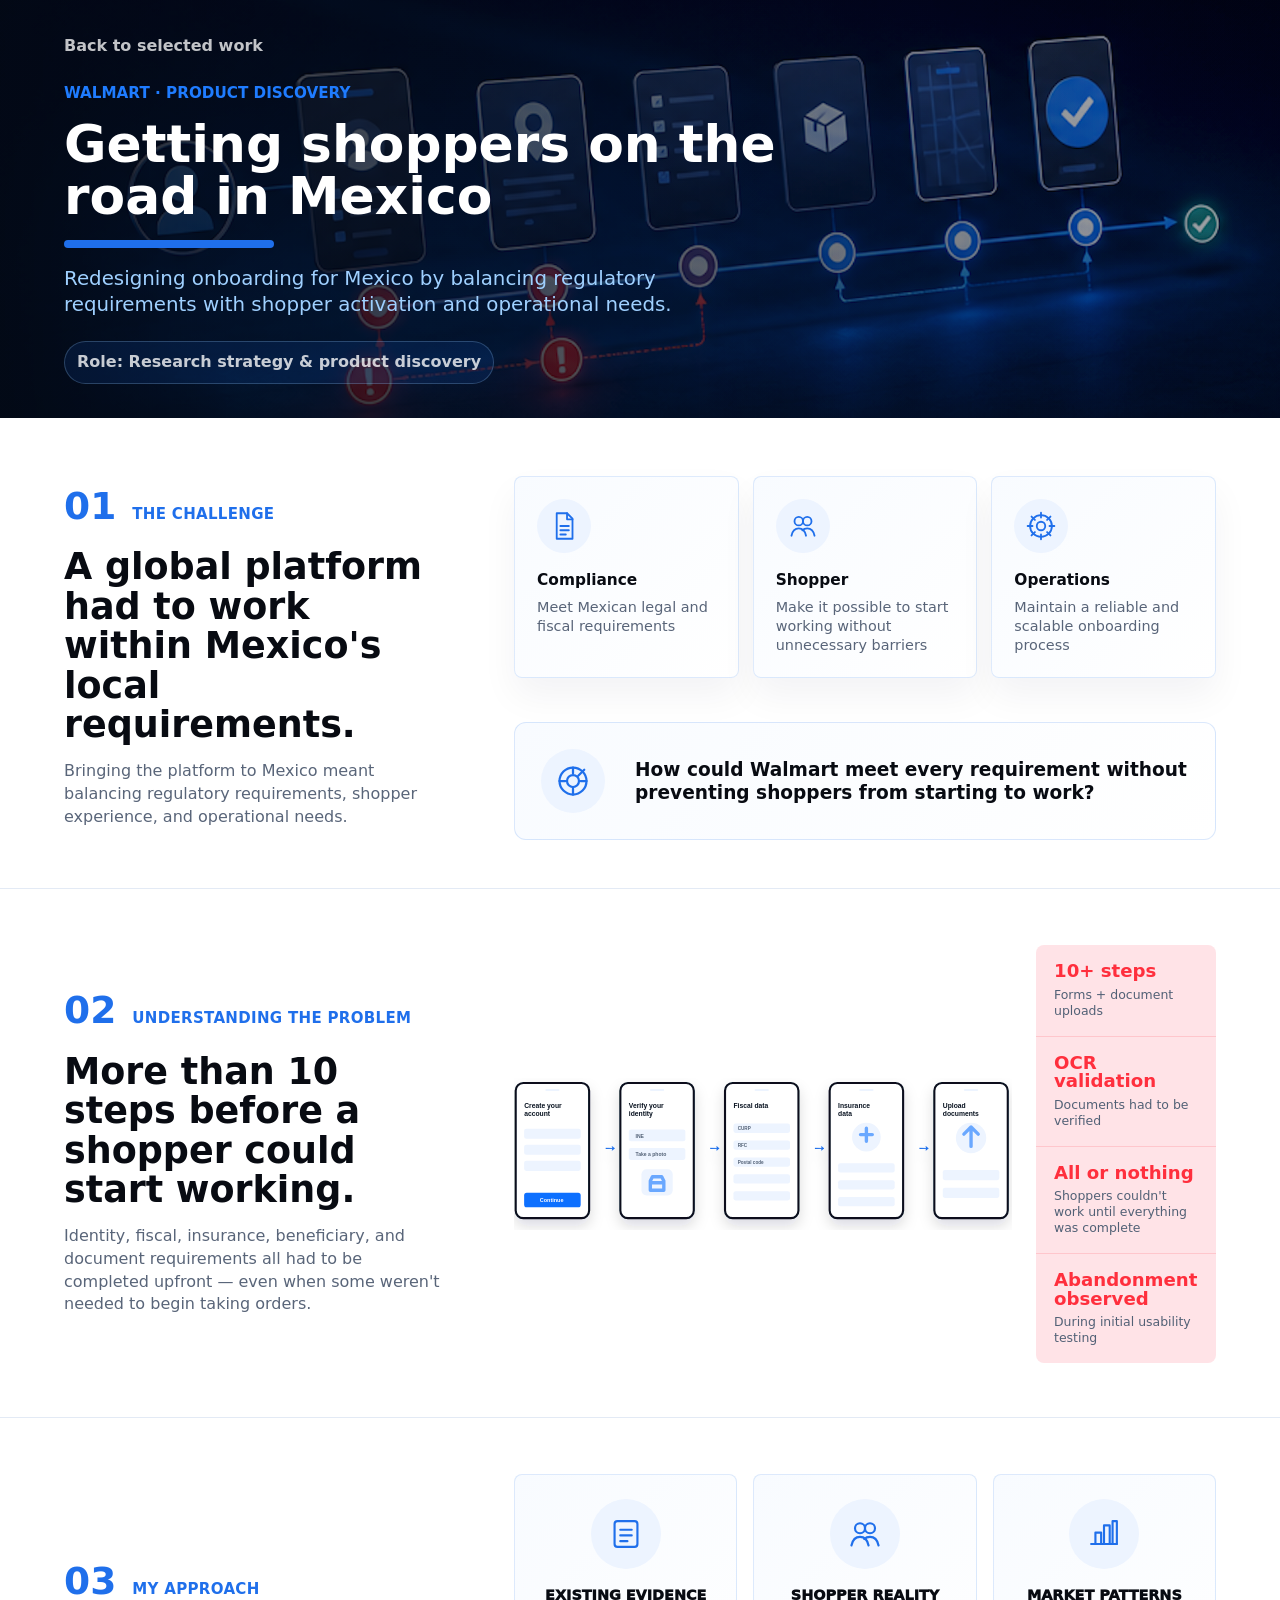
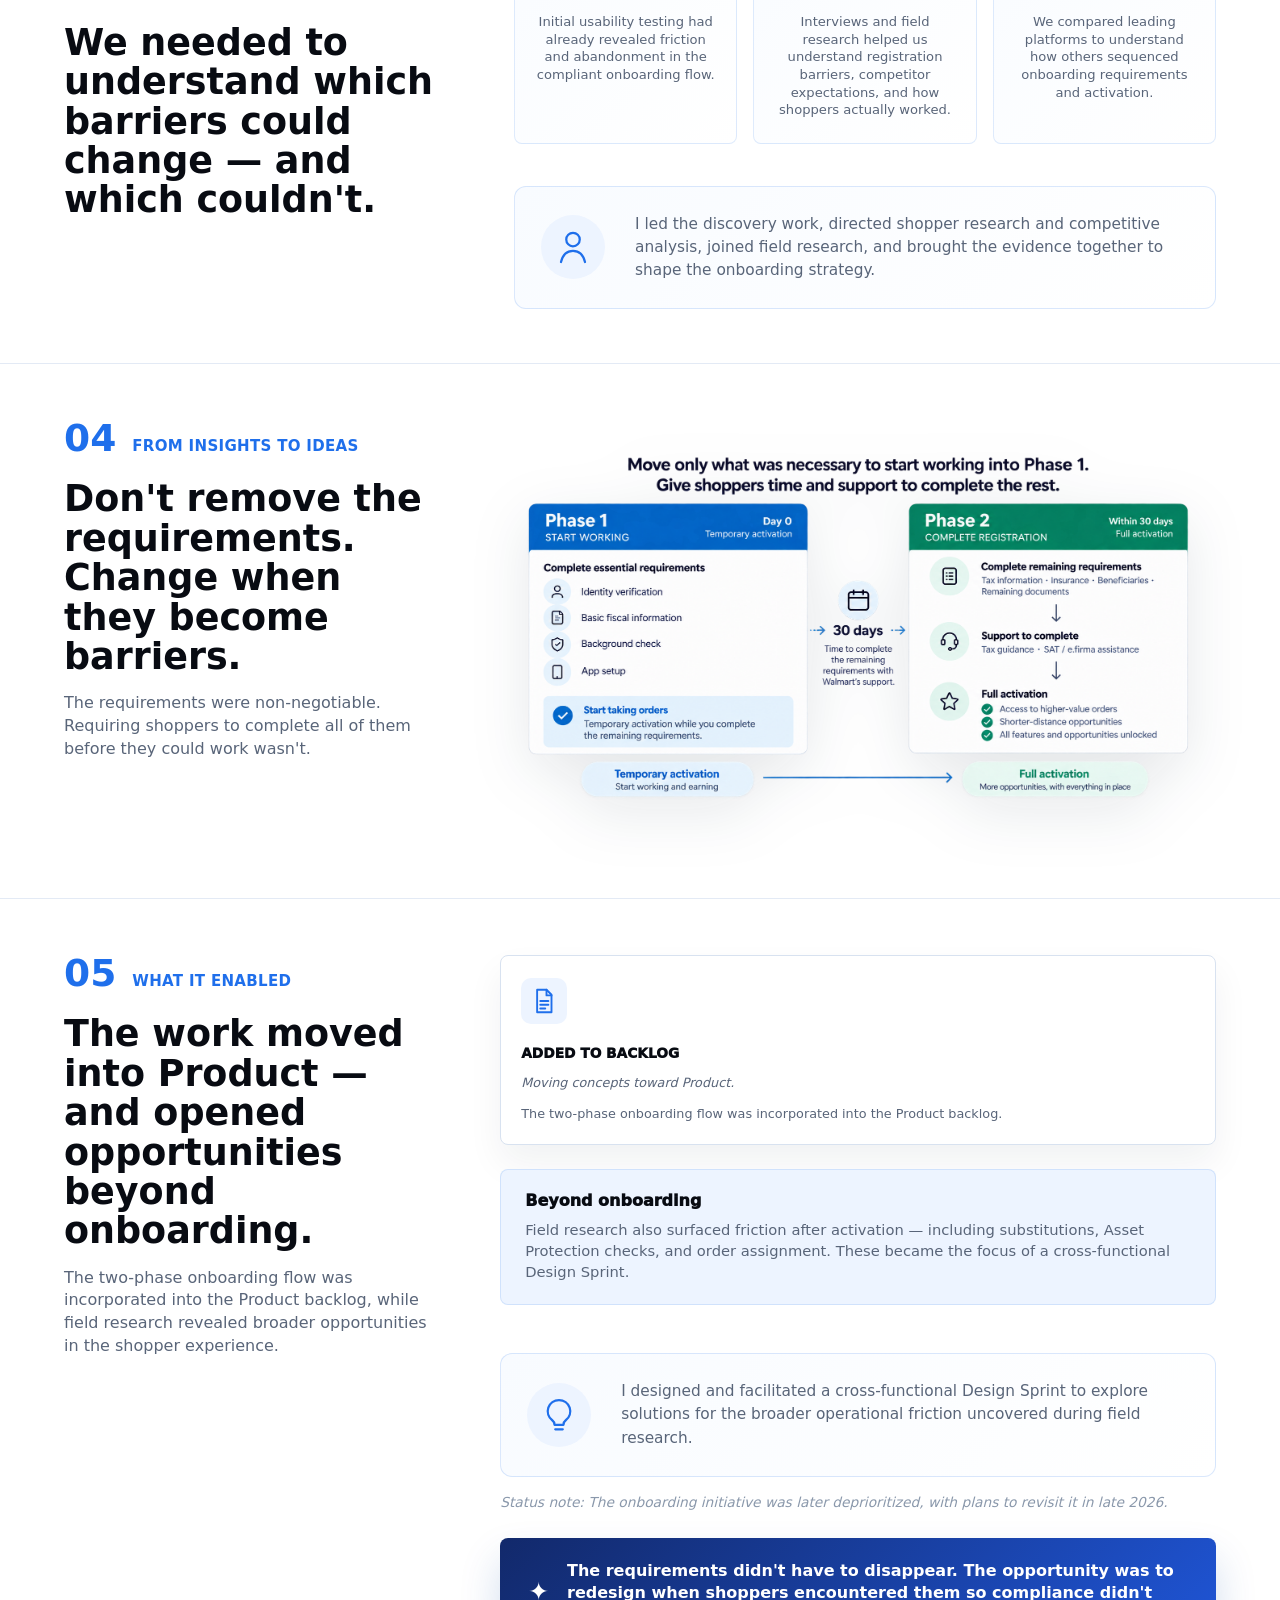
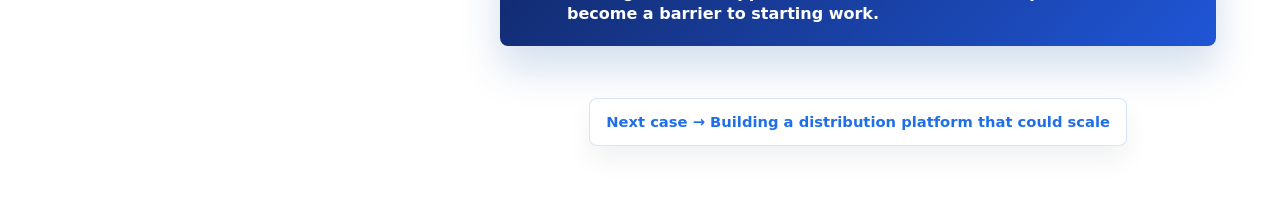
<file: project-onboarding.html>
<!doctype html>
<html lang="en">
  <head>
    <meta charset="UTF-8" />
    <meta name="viewport" content="width=device-width, initial-scale=1.0" />
    <title>Getting Shoppers on the Road in Mexico | Rodrigo Juarez</title>
    <link rel="icon" href="assets/favicon.svg" type="image/svg+xml" />
    <link rel="stylesheet" href="styles.css" />
  </head>
  <body>
    <main class="project-page immersive-case-page onboarding-case-page">
      <a class="back-link immersive-back" href="index.html#case-studies">Back to selected work</a>

      <section class="booking-hero onboarding-hero">
        <div class="booking-hero-copy">
          <p class="project-label">Walmart · Product Discovery</p>
          <h1>Getting shoppers on the road in Mexico</h1>
          <span class="title-rule" aria-hidden="true"></span>
          <p class="booking-hero-subtitle">
            Redesigning onboarding for Mexico by balancing regulatory requirements with shopper activation and
            operational needs.
          </p>
          <p class="onboarding-hero-role">Role: Research strategy &amp; product discovery</p>
        </div>

        <div class="booking-hero-visual" aria-hidden="true">
          <img src="assets/onboarding-journey-visual.png" alt="" />
        </div>
      </section>

      <section class="onboarding-challenge-section" aria-labelledby="onboarding-challenge-title">
        <div class="onboarding-challenge-copy">
          <div class="scaling-section-kicker">
            <span>01</span>
            <p>The challenge</p>
          </div>
          <h2 id="onboarding-challenge-title">A global platform had to work within Mexico's local requirements.</h2>
          <p>
            Bringing the platform to Mexico meant balancing regulatory requirements, shopper experience, and
            operational needs.
          </p>
        </div>

        <div class="onboarding-friction-panel">
          <div class="onboarding-friction-grid" aria-label="Main onboarding localization frictions">
            <article>
              <span class="onboarding-friction-icon" aria-hidden="true">
                <svg viewBox="0 0 56 56" role="img">
                  <path d="M16 7h17l9 9v33H16z" />
                  <path d="M33 7v10h9" />
                  <path d="M22 28h14M22 35h14M22 42h9" />
                </svg>
              </span>
              <h3>Compliance</h3>
              <p>Meet Mexican legal and fiscal requirements</p>
            </article>
            <article>
              <span class="onboarding-friction-icon" aria-hidden="true">
                <svg viewBox="0 0 56 56" role="img">
                  <circle cx="21" cy="20" r="7" />
                  <circle cx="35" cy="20" r="7" />
                  <path d="M9 44c1.6-7.7 6-12 12-12s10.4 4.3 12 12" />
                  <path d="M27 35c2-2 4.6-3 8-3 6 0 10.4 4.3 12 12" />
                </svg>
              </span>
              <h3>Shopper</h3>
              <p>Make it possible to start working without unnecessary barriers</p>
            </article>
            <article>
              <span class="onboarding-friction-icon" aria-hidden="true">
                <svg viewBox="0 0 56 56" role="img">
                  <circle cx="28" cy="28" r="7" />
                  <path d="M28 6v8M28 42v8M6 28h8M42 28h8" />
                  <path d="M12.4 12.4l5.6 5.6M38 38l5.6 5.6M43.6 12.4 38 18M18 38l-5.6 5.6" />
                  <circle cx="28" cy="28" r="18" />
                </svg>
              </span>
              <h3>Operations</h3>
              <p>Maintain a reliable and scalable onboarding process</p>
            </article>
          </div>

          <article class="challenge-question-card onboarding-question-card">
            <div class="challenge-question-icon" aria-hidden="true">
              <svg viewBox="0 0 56 56" role="img">
                <circle cx="28" cy="28" r="18" />
                <circle cx="28" cy="28" r="8" />
                <path d="M28 10v8M28 38v8M10 28h8M38 28h8" />
                <path d="M35 21l8-8" />
              </svg>
            </div>
            <div>
              <h3>
                How could Walmart meet every requirement without preventing shoppers from starting to work?
              </h3>
            </div>
          </article>
        </div>
      </section>

      <section class="onboarding-problem-section" aria-labelledby="onboarding-problem-title">
        <div class="onboarding-problem-copy">
          <div class="scaling-section-kicker">
            <span>02</span>
            <p>Understanding the problem</p>
          </div>
          <h2 id="onboarding-problem-title">More than 10 steps before a shopper could start working.</h2>
          <p>
            Identity, fiscal, insurance, beneficiary, and document requirements all had to be completed upfront — even
            when some weren't needed to begin taking orders.
          </p>
        </div>

        <div class="onboarding-flow-panel">
          <img
            class="onboarding-phone-flow-image"
            src="assets/onboarding-initial-flow.svg"
            alt="Initial onboarding process screens: create account, verify identity, fiscal data, insurance data, and upload documents."
          />

          <aside class="onboarding-pain-panel">
            <article>
              <strong>10+ steps</strong>
              <span>Forms + document uploads</span>
            </article>
            <article>
              <strong>OCR validation</strong>
              <span>Documents had to be verified</span>
            </article>
            <article>
              <strong>All or nothing</strong>
              <span>Shoppers couldn't work until everything was complete</span>
            </article>
            <article>
              <strong>Abandonment observed</strong>
              <span>During initial usability testing</span>
            </article>
          </aside>
        </div>
      </section>

      <section class="onboarding-approach-section" aria-labelledby="onboarding-approach-title">
        <div class="onboarding-approach-copy">
          <div class="scaling-section-kicker">
            <span>03</span>
            <p>My approach</p>
          </div>
          <h2 id="onboarding-approach-title">
            We needed to understand which barriers could change — and which couldn't.
          </h2>
        </div>

        <div class="onboarding-approach-panel">
          <div class="onboarding-method-grid" aria-label="Evidence streams used to understand onboarding friction">
            <article>
              <span class="onboarding-method-icon" aria-hidden="true">
                <svg viewBox="0 0 56 56" role="img">
                  <rect x="12" y="10" width="32" height="36" rx="4" />
                  <path d="M20 22h16M20 30h16M20 38h10" />
                </svg>
              </span>
              <h3>Existing evidence</h3>
              <p>
                Initial usability testing had already revealed friction and abandonment in the compliant onboarding
                flow.
              </p>
            </article>
            <article>
              <span class="onboarding-method-icon" aria-hidden="true">
                <svg viewBox="0 0 56 56" role="img">
                  <circle cx="21" cy="20" r="7" />
                  <circle cx="35" cy="20" r="7" />
                  <path d="M9 44c1.6-7.7 6-12 12-12s10.4 4.3 12 12" />
                  <path d="M27 35c2-2 4.6-3 8-3 6 0 10.4 4.3 12 12" />
                </svg>
              </span>
              <h3>Shopper reality</h3>
              <p>
                Interviews and field research helped us understand registration barriers, competitor expectations, and
                how shoppers actually worked.
              </p>
            </article>
            <article>
              <span class="onboarding-method-icon" aria-hidden="true">
                <svg viewBox="0 0 56 56" role="img">
                  <path d="M10 42h36" />
                  <path d="M16 42V26h8v16" />
                  <path d="M28 42V16h8v26" />
                  <path d="M40 42V10h6v32" />
                </svg>
              </span>
              <h3>Market patterns</h3>
              <p>
                We compared leading platforms to understand how others sequenced onboarding requirements and activation.
              </p>
            </article>
          </div>

          <article class="approach-role-note onboarding-ownership-note">
            <div class="approach-role-icon" aria-hidden="true">
              <svg viewBox="0 0 56 56" role="img">
                <circle cx="28" cy="18" r="9" />
                <path d="M12 48c2.3-9.8 8-15 16-15s13.7 5.2 16 15" />
              </svg>
            </div>
            <p>
              I led the discovery work, directed shopper research and competitive analysis, joined field research, and
              brought the evidence together to shape the onboarding strategy.
            </p>
          </article>
        </div>
      </section>

      <section class="onboarding-ideas-section" aria-labelledby="onboarding-ideas-title">
        <div class="onboarding-ideas-copy">
          <div class="scaling-section-kicker">
            <span>04</span>
            <p>From insights to ideas</p>
          </div>
          <h2 id="onboarding-ideas-title">Don't remove the requirements. Change when they become barriers.</h2>
          <p>
            The requirements were non-negotiable. Requiring shoppers to complete all of them before they could work
            wasn't.
          </p>
        </div>

        <div class="onboarding-phased-panel">
          <img
            class="onboarding-two-phase-image"
            src="assets/onboarding-two-phase-concept.png"
            alt="Two-phase onboarding concept: shoppers complete essential requirements first, start taking orders with temporary activation, then have 30 days and support to complete the remaining requirements for full activation."
          />
        </div>
      </section>

      <section class="onboarding-enabled-section" aria-labelledby="onboarding-enabled-title">
        <div class="onboarding-enabled-copy">
          <div class="scaling-section-kicker">
            <span>05</span>
            <p>What it enabled</p>
          </div>
          <h2 id="onboarding-enabled-title">The work moved into Product — and opened opportunities beyond onboarding.</h2>
          <p>
            The two-phase onboarding flow was incorporated into the Product backlog, while field research revealed
            broader opportunities in the shopper experience.
          </p>
        </div>

        <div class="onboarding-enabled-panel">
          <div class="onboarding-opportunity-grid" aria-label="Onboarding outputs and next steps">
            <article>
              <span class="onboarding-output-icon" aria-hidden="true">
                <svg viewBox="0 0 48 48" role="img">
                  <path d="M13 6h15l8 8v28H13z" />
                  <path d="M28 6v9h8" />
                  <path d="M18 24h13M18 30h13M18 36h8" />
                </svg>
              </span>
              <h3>Added to backlog</h3>
              <p><em>Moving concepts toward Product.</em></p>
              <blockquote>
                The two-phase onboarding flow was incorporated into the Product backlog.
              </blockquote>
            </article>
          </div>

          <article class="onboarding-beyond-note">
            <h3>Beyond onboarding</h3>
            <p>
              Field research also surfaced friction after activation — including substitutions, Asset Protection checks,
              and order assignment. These became the focus of a cross-functional Design Sprint.
            </p>
          </article>

          <article class="approach-role-note onboarding-sprint-note">
            <div class="approach-role-icon" aria-hidden="true">
              <svg viewBox="0 0 56 56" role="img">
                <path d="M28 8a15 15 0 0 0-9 27c2 1.5 3 3 3 6h12c0-3 1-4.5 3-6A15 15 0 0 0 28 8z" />
                <path d="M23 47h10" />
              </svg>
            </div>
            <p>
              I designed and facilitated a cross-functional Design Sprint to explore solutions for the broader
              operational friction uncovered during field research.
            </p>
          </article>

          <p class="onboarding-status-note">
            Status note: The onboarding initiative was later deprioritized, with plans to revisit it in late 2026.
          </p>

          <aside class="morralla-closing-callout onboarding-closing-callout">
            <span aria-hidden="true">✦</span>
            <p>
              The requirements didn't have to disappear. The opportunity was to redesign when shoppers encountered them
              so compliance didn't become a barrier to starting work.
            </p>
          </aside>

          <a class="case-next-link" href="project-booking-flow.html">
            Next case → Building a distribution platform that could scale
          </a>
        </div>
      </section>
    </main>
  </body>
</html>
</file>
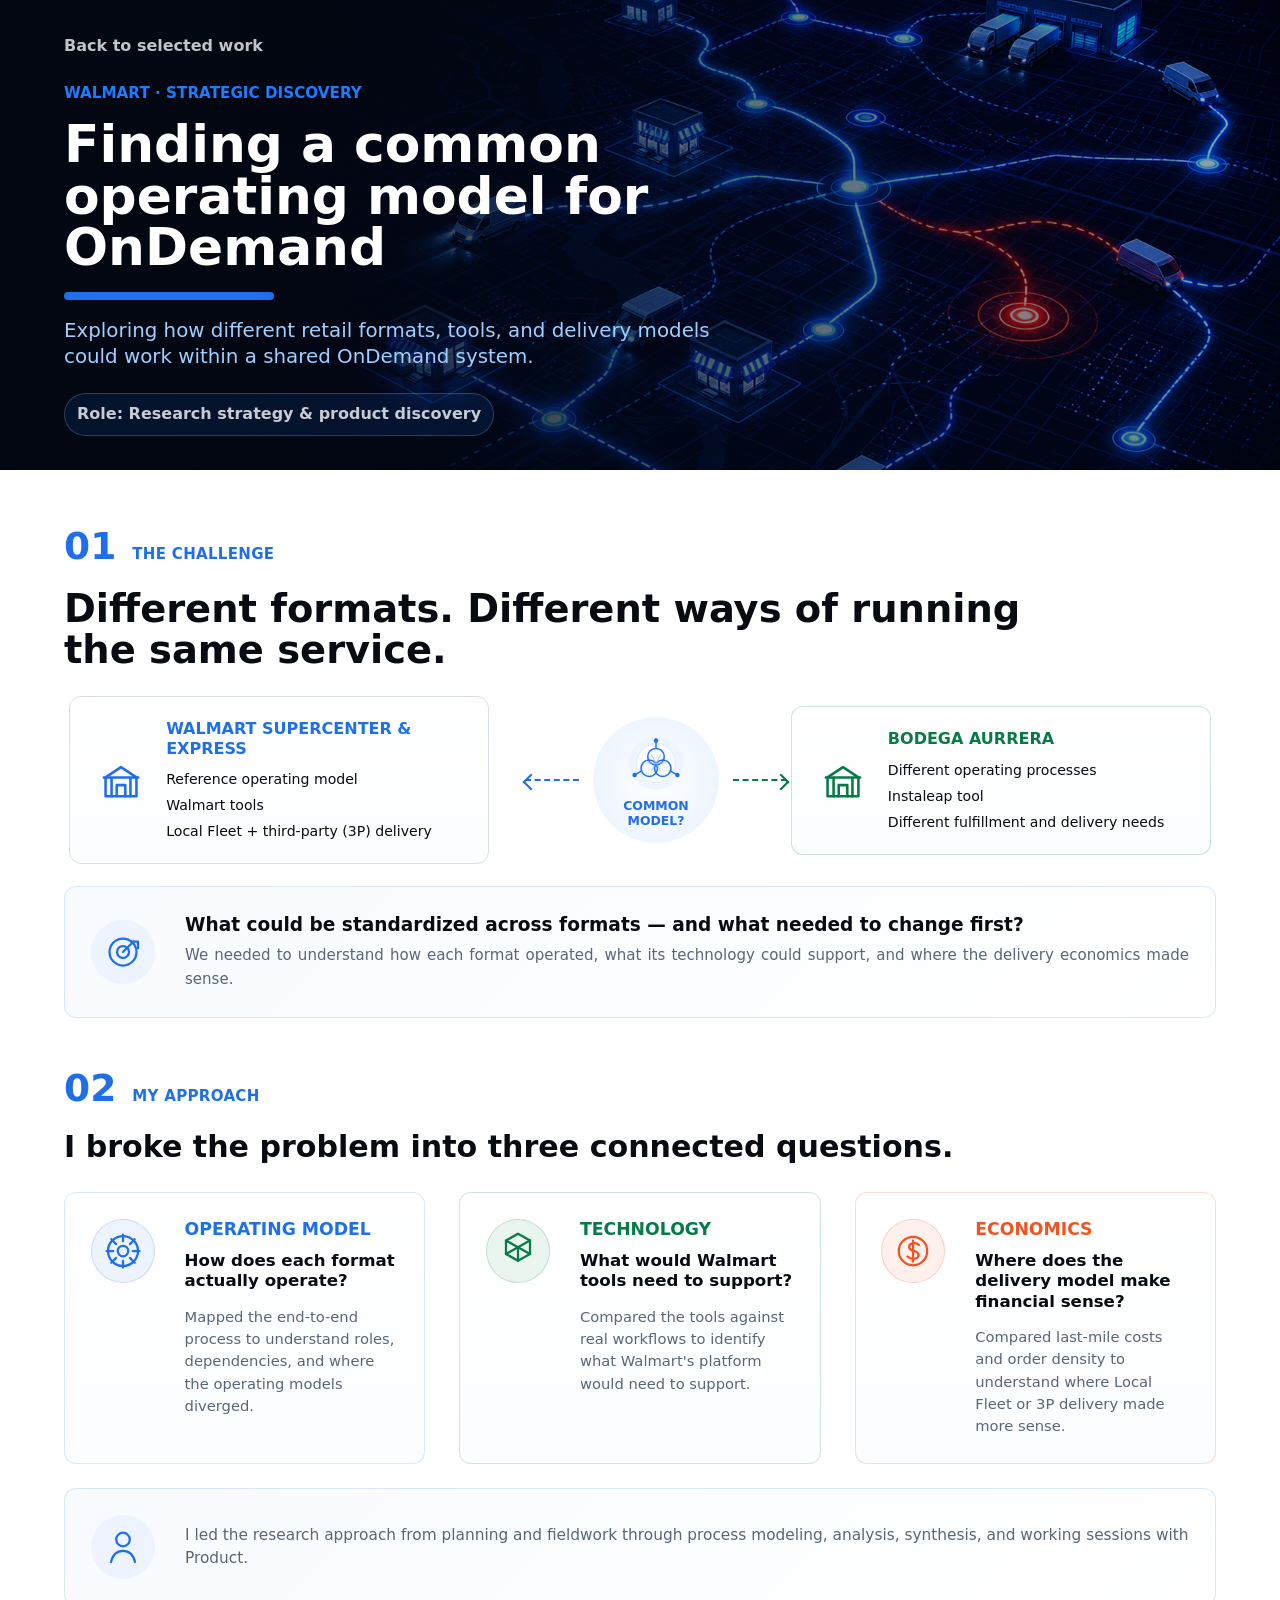
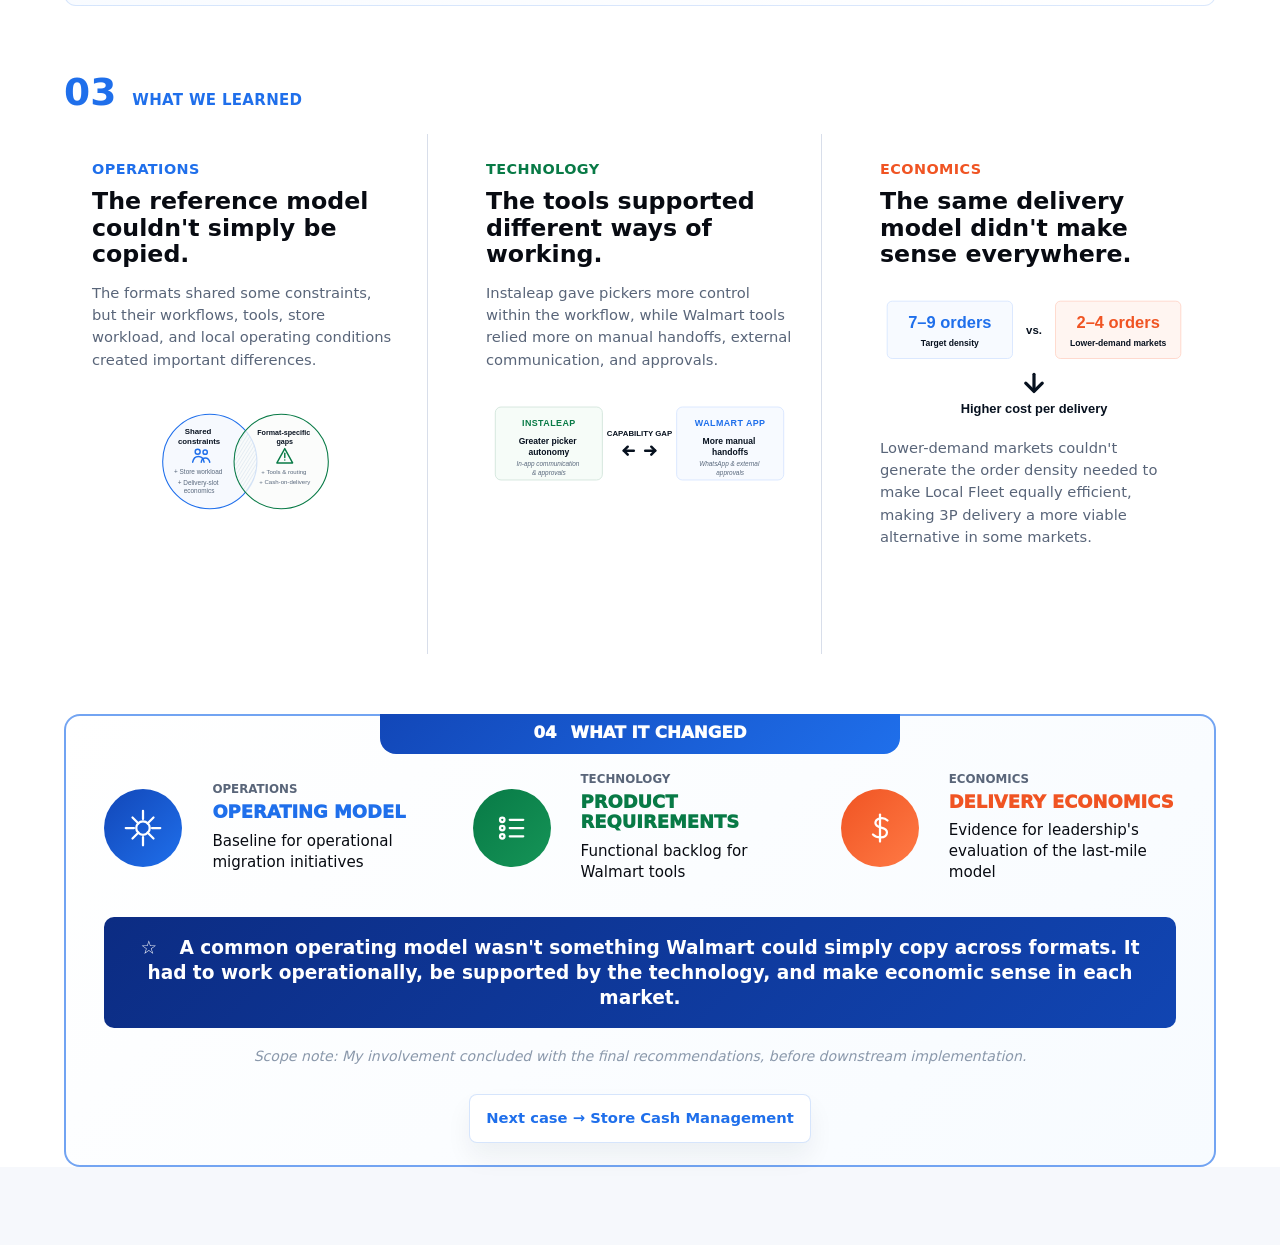
<file: project-scaling-operations.html>
<!doctype html>
<html lang="en">
  <head>
    <meta charset="UTF-8" />
    <meta name="viewport" content="width=device-width, initial-scale=1.0" />
    <title>Finding a Common Operating Model for OnDemand | Rodrigo Juarez</title>
    <link rel="icon" href="assets/favicon.svg" type="image/svg+xml" />
    <link rel="stylesheet" href="styles.css" />
  </head>
  <body>
    <main class="project-page immersive-case-page scaling-case-page">
      <a class="back-link immersive-back" href="index.html#case-studies">Back to selected work</a>

      <section class="scaling-hero">
        <div class="scaling-hero-copy">
          <p class="project-label">Walmart · Strategic Discovery</p>
          <h1>Finding a common operating model for OnDemand</h1>
          <span class="title-rule" aria-hidden="true"></span>
          <p class="scaling-hero-subtitle">
            Exploring how different retail formats, tools, and delivery models could work within a shared OnDemand
            system.
          </p>
          <p class="scaling-hero-role">Role: Research strategy &amp; product discovery</p>
        </div>

        <div class="operations-visual" aria-hidden="true">
          <img src="assets/scaling-operations-hero.png" alt="" />
        </div>
      </section>

      <section class="scaling-challenge-section" aria-labelledby="scaling-challenge-title">
        <div class="scaling-section-kicker">
          <span>01</span>
          <p>The challenge</p>
        </div>
        <h2 id="scaling-challenge-title">Different formats. Different ways of running the same service.</h2>

        <div class="format-comparison">
          <article class="format-card format-card-walmart">
            <div class="format-card-icon" aria-hidden="true">
              <svg viewBox="0 0 56 56" role="img">
                <path d="M10 25L28 13l18 12v22H10V25Z" />
                <path d="M17 26v21M39 26v21M23 47V34h10v13" />
                <path d="M8 25h40" />
              </svg>
            </div>
            <div>
              <h3>Walmart Supercenter &amp; Express</h3>
              <ul>
                <li>Reference operating model</li>
                <li>Walmart tools</li>
                <li>Local Fleet + third-party (3P) delivery</li>
              </ul>
            </div>
          </article>

          <div class="common-model-bridge">
            <span class="bridge-line bridge-line-left" aria-hidden="true"></span>
            <div class="common-model">
              <img src="assets/common-operating-model.svg" alt="" />
              <p>Common model?</p>
            </div>
            <span class="bridge-line bridge-line-right" aria-hidden="true"></span>
          </div>

          <article class="format-card format-card-bodega">
            <div class="format-card-icon" aria-hidden="true">
              <svg viewBox="0 0 56 56" role="img">
                <path d="M10 25L28 13l18 12v22H10V25Z" />
                <path d="M17 26v21M39 26v21M23 47V34h10v13" />
                <path d="M8 25h40" />
              </svg>
            </div>
            <div>
              <h3>Bodega Aurrera</h3>
              <ul>
                <li>Different operating processes</li>
                <li>Instaleap tool</li>
                <li>Different fulfillment and delivery needs</li>
              </ul>
            </div>
          </article>
        </div>

        <article class="challenge-question-card">
          <div class="challenge-question-icon" aria-hidden="true">
            <svg viewBox="0 0 56 56" role="img">
              <circle cx="28" cy="28" r="18" />
              <circle cx="28" cy="28" r="8" />
              <path d="M28 28l14-14" />
              <path d="M39 14h9v9" />
            </svg>
          </div>
          <div>
            <h3>What could be standardized across formats — and what needed to change first?</h3>
            <p>
              We needed to understand how each format operated, what its technology could support, and where the
              delivery economics made sense.
            </p>
          </div>
        </article>
      </section>

      <section class="scaling-approach-section" aria-labelledby="scaling-approach-title">
        <div class="scaling-section-kicker">
          <span>02</span>
          <p>My approach</p>
        </div>
        <h2 id="scaling-approach-title">I broke the problem into three connected questions.</h2>

        <div class="approach-question-grid">
          <article class="approach-question-card approach-question-operations">
            <div class="approach-question-icon" aria-hidden="true">
              <svg viewBox="0 0 56 56" role="img">
                <circle cx="28" cy="28" r="7" />
                <path d="M28 6v9M28 41v9M6 28h9M41 28h9" />
                <path d="M12.4 12.4l6.4 6.4M37.2 37.2l6.4 6.4M43.6 12.4l-6.4 6.4M18.8 37.2l-6.4 6.4" />
                <circle cx="28" cy="28" r="20" />
              </svg>
            </div>
            <div>
              <h3>Operating model</h3>
              <h4>How does each format actually operate?</h4>
              <p>
                Mapped the end-to-end process to understand roles, dependencies, and where the operating models
                diverged.
              </p>
            </div>
          </article>

          <article class="approach-question-card approach-question-technology">
            <div class="approach-question-icon" aria-hidden="true">
              <svg viewBox="0 0 56 56" role="img">
                <path d="M28 5l16 9v18l-16 9-16-9V14l16-9Z" />
                <path d="M12 14l16 9 16-9M28 23v18" />
                <path d="M12 32l16-9 16 9" />
              </svg>
            </div>
            <div>
              <h3>Technology</h3>
              <h4>What would Walmart tools need to support?</h4>
              <p>
                Compared the tools against real workflows to identify what Walmart's platform would need to support.
              </p>
            </div>
          </article>

          <article class="approach-question-card approach-question-economics">
            <div class="approach-question-icon" aria-hidden="true">
              <svg viewBox="0 0 56 56" role="img">
                <circle cx="28" cy="28" r="19" />
                <path d="M28 14v28M36 20c-2.2-2-5.4-3-8.1-2.4-3 .6-5.1 2.4-5.1 5.1 0 3.2 3.2 4.4 6.3 5.2 3.2.9 6.2 2 6.2 5.4 0 3-2.5 5-6.3 5.2-3.2.1-6.4-1-8.5-3.2" />
              </svg>
            </div>
            <div>
              <h3>Economics</h3>
              <h4>Where does the delivery model make financial sense?</h4>
              <p>
                Compared last-mile costs and order density to understand where Local Fleet or 3P delivery made more
                sense.
              </p>
            </div>
          </article>
        </div>

        <article class="approach-role-note">
          <div class="approach-role-icon" aria-hidden="true">
            <svg viewBox="0 0 56 56" role="img">
              <circle cx="28" cy="18" r="9" />
              <path d="M12 48c2.3-9.8 8-15 16-15s13.7 5.2 16 15" />
            </svg>
          </div>
          <p>
            I led the research approach from planning and fieldwork through process modeling, analysis, synthesis, and
            working sessions with Product.
          </p>
        </article>
      </section>

      <section class="scaling-learnings-section" aria-labelledby="scaling-learnings-title">
        <div class="scaling-section-kicker">
          <span>03</span>
          <p>What we learned</p>
        </div>

        <div class="learning-grid">
          <article class="learning-card learning-operations">
            <p class="learning-label">Operations</p>
            <h2 id="scaling-learnings-title">The reference model couldn't simply be copied.</h2>
            <p>
              The formats shared some constraints, but their workflows, tools, store workload, and local operating
              conditions created important differences.
            </p>
            <img
              class="learning-visual-image"
              src="assets/scaling-operations-constraints.svg"
              alt="Shared constraints include store workload and delivery-slot economics. Format-specific gaps include tools and routing, and cash-on-delivery."
            />
          </article>

          <article class="learning-card learning-technology">
            <p class="learning-label">Technology</p>
            <h2>The tools supported different ways of working.</h2>
            <p>
              Instaleap gave pickers more control within the workflow, while Walmart tools relied more on manual
              handoffs, external communication, and approvals.
            </p>
            <img
              class="learning-visual-image"
              src="assets/scaling-technology-capability-gap.svg"
              alt="Capability gap between Instaleap, with greater picker autonomy and in-app communication and approvals, and Walmart tools, with more manual handoffs and WhatsApp and external approvals."
            />
          </article>

          <article class="learning-card learning-economics">
            <p class="learning-label">Economics</p>
            <h2>The same delivery model didn't make sense everywhere.</h2>
            <img
              class="learning-visual-image"
              src="assets/scaling-cost-density.svg"
              alt="Target density of 7 to 9 orders versus 2 to 4 orders in lower-demand markets, resulting in higher cost per delivery."
            />
            <p>
              Lower-demand markets couldn't generate the order density needed to make Local Fleet equally efficient,
              making 3P delivery a more viable alternative in some markets.
            </p>
          </article>
        </div>
      </section>

      <section class="scaling-change-section" aria-labelledby="scaling-change-title">
        <div class="change-section-label">
          <span>04</span>
          <p id="scaling-change-title">What it changed</p>
        </div>

        <div class="change-output-flow">
          <article class="change-output change-output-process">
            <span class="change-output-icon" aria-hidden="true">
              <svg viewBox="0 0 56 56" role="img">
                <circle cx="28" cy="28" r="9" />
                <path d="M28 5v11M28 40v11M5 28h11M40 28h11" />
                <path d="M14 14l8 8M42 14l-8 8M14 42l8-8M42 42l-8-8" />
              </svg>
            </span>
            <div>
              <span class="change-output-label">Operations</span>
              <h2>Operating model</h2>
              <p>Baseline for operational migration initiatives</p>
            </div>
          </article>

          <article class="change-output change-output-capability">
            <span class="change-output-icon" aria-hidden="true">
              <svg viewBox="0 0 56 56" role="img">
                <circle cx="15" cy="17" r="3" />
                <circle cx="15" cy="28" r="3" />
                <circle cx="15" cy="39" r="3" />
                <path d="M25 17h18M25 28h18M25 39h18" />
              </svg>
            </span>
            <div>
              <span class="change-output-label">Technology</span>
              <h2>Product requirements</h2>
              <p>Functional backlog for Walmart tools</p>
            </div>
          </article>

          <article class="change-output change-output-cost">
            <span class="change-output-icon" aria-hidden="true">
              <svg viewBox="0 0 56 56" role="img">
                <path d="M28 10v36" />
                <path d="M38 18c-2.4-2.4-6.2-3.5-9.6-2.9-4 .7-6.5 3.1-6.5 6.3 0 4 4 5.2 7.9 6.2 4 .9 7.5 2.4 7.5 6.5 0 3.8-3.3 6.4-8.2 6.5-4 .1-7.8-1.2-10.5-3.9" />
              </svg>
            </span>
            <div>
              <span class="change-output-label">Economics</span>
              <h2>Delivery economics</h2>
              <p>Evidence for leadership's evaluation of the last-mile model</p>
            </div>
          </article>
        </div>

        <p class="change-summary">
          A common operating model wasn't something Walmart could simply copy across formats. It had to work
          operationally, be supported by the technology, and make economic sense in each market.
        </p>
        <p class="change-note">
          Scope note: My involvement concluded with the final recommendations, before downstream implementation.
        </p>

        <a class="case-next-link" href="project-morralla.html">Next case → Store Cash Management</a>
      </section>
    </main>
  </body>
</html>
</file>
<file: styles.css>
:root {
    --ink: #080b12;
    --muted: #596579;
    --paper: #f6f8fc;
    --line: #d8deea;
    --forest: #07111f;
    --teal: #1f6feb;
    --copper: #4ea1ff;
    --clay: #e3ebf7;
    --white: #ffffff;
    --cloudless: #dbe7ff;
    --shadow: 0 22px 60px rgba(8, 11, 18, 0.16);
    --page-gutter: clamp(20px, 4vw, 56px);
    --content-max: 1840px;
    --reading-max: 760px;
    --section-y: 96px;
}

* {
    box-sizing: border-box;
}

html {
    scroll-behavior: smooth;
}

body {
    margin: 0;
    color: var(--ink);
    background: var(--paper);
    font-family: Inter, ui-sans-serif, system-ui, -apple-system, BlinkMacSystemFont, "Segoe UI", Arial, sans-serif;
    line-height: 1.5;
}

a {
    color: inherit;
    text-decoration: none;
}

.site-header {
    position: fixed;
    background-color: #07111f;
    top: 0;
    left: 0;
    z-index: 20;
    display: flex;
    align-items: center;
    justify-content: space-between;
    width: 100%;
    padding: 18px var(--page-gutter);
    color: var(--white);
}

.brand,
.nav-links {
    display: flex;
    align-items: center;
    gap: 10px;
}

.brand {
    font-weight: 800;
}

.brand-mark {
    display: grid;
    width: 38px;
    height: 38px;
    place-items: center;
    border: 1px solid rgba(255, 255, 255, 0.38);
    background: rgba(255, 255, 255, 0.14);
    border-radius: 8px;
    font-size: 0.82rem;
    backdrop-filter: blur(14px);
}

.nav-links {
    padding: 10px 14px;
    border: 1px solid rgba(255, 255, 255, 0.22);
    background: rgba(20, 24, 23, 0.34);
    border-radius: 999px;
    backdrop-filter: blur(16px);
}

.nav-links a {
    padding: 6px 10px;
    border-radius: 999px;
    color: rgba(255, 255, 255, 0.86);
    font-size: 0.9rem;
    font-weight: 600;
}

.nav-links a:hover {
    background: rgba(255, 255, 255, 0.14);
    color: var(--white);
}

.hero {
    position: relative;
    display: grid;
    min-height: 92vh;
    overflow: hidden;
    color: var(--white);
}

.hero-media,
.hero-overlay {
    position: absolute;
    inset: 0;
}

.hero-media {
    background: url("assets/hero-workspace.png") center right / cover no-repeat;
    transform: scale(1.01);
}

.hero-overlay {
    background: linear-gradient(90deg, rgba(4, 8, 16, 0.92) 0%, rgba(6, 17, 34, 0.72) 43%, rgba(8, 21, 40, 0.24) 100%), linear-gradient(180deg, rgba(4, 8, 16, 0.58) 0%, rgba(5, 12, 24, 0.12) 48%, rgba(4, 8, 16, 0.86) 100%);
}

.hero-content {
    position: relative;
    z-index: 2;
    align-self: center;
    width: min(900px, calc(100% - 40px));
    margin-left: var(--page-gutter);
    padding-top: 84px;
    margin-bottom: 32px;
}

.eyebrow {
    margin: 26px 0 14px;
    color: var(--copper);
    font-size: 0.78rem;
    font-weight: 800;
    letter-spacing: 0;
    text-transform: uppercase;
}

.section-kicker {
    margin: 0 0 14px;
    color: var(--copper);
    font-size: 0.78rem;
    font-weight: 800;
    letter-spacing: 0;
    text-transform: uppercase;
}

.hero h1 {
    max-width: 820px;
    margin: 0;
    font-size: clamp(3rem, 6.3vw, 5.35rem);
    line-height: 0.96;
    letter-spacing: 0;
}

.hero-copy {
    max-width: var(--reading-max);
    margin: 26px 0 0;
    color: rgba(255, 255, 255, 0.82);
    font-size: clamp(1.04rem, 2vw, 1.28rem);
}

.hero-actions,
.site-footer div {
    display: flex;
    flex-wrap: wrap;
    gap: 12px;
}

.hero-actions {
    margin-top: 32px;
}

.button {
    display: inline-flex;
    min-height: 48px;
    align-items: center;
    justify-content: center;
    padding: 0 20px;
    border: 1px solid transparent;
    border-radius: 8px;
    font-weight: 800;
}

.button.primary {
    background: var(--teal);
    color: var(--white);
}

.button.primary:hover {
    background: #185abc;
}

.button.secondary {
    border-color: rgba(255, 255, 255, 0.38);
    background: rgba(255, 255, 255, 0.08);
    color: var(--white);
}

.hero-stats {
    position: relative;
    z-index: 2;
    display: grid;
    grid-template-columns: repeat(3, minmax(0, 1fr));
    align-self: end;
    width: min(var(--content-max), calc(100% - (var(--page-gutter) * 2)));
    margin: 0 auto 34px;
    border: 1px solid rgba(255, 255, 255, 0.22);
    background: rgba(20, 24, 23, 0.48);
    border-radius: 8px;
    backdrop-filter: blur(18px);
}

.hero-stats article {
    padding: 22px;
}

.hero-stats article+article {
    border-left: 1px solid rgba(255, 255, 255, 0.16);
}

.hero-stats strong {
    display: block;
    font-size: clamp(1.35rem, 3vw, 2rem);
}

.hero-stats span {
    display: block;
    margin-top: 6px;
    color: rgba(255, 255, 255, 0.72);
    font-size: 0.92rem;
}

.section {
    width: min(var(--content-max), calc(100% - (var(--page-gutter) * 2)));
    margin: 0 auto;
    padding: var(--section-y) 0;
}

.section h2 {
    margin: 0;
    font-size: clamp(2rem, 5vw, 4.15rem);
    line-height: 1;
    letter-spacing: 0;
}

.section-heading {
    display: flex;
    align-items: end;
    justify-content: space-between;
    gap: 24px;
    margin-bottom: 34px;
}

.section-heading h2 {
    max-width: 720px;
}

.about-section {
    display: grid;
    grid-template-columns: minmax(180px, 280px) minmax(0, 1fr);
    gap: clamp(28px, 5vw, 64px);
    align-items: start;
}

.about-photo {
    position: sticky;
    top: 112px;
    display: grid;
    width: min(100%, 280px);
    min-height: 280px;
    place-items: center;
    overflow: hidden;
    border: 1px solid var(--line);
    border-radius: 22px;
    background:
        linear-gradient(135deg, rgba(31, 111, 235, 0.18), rgba(7, 17, 31, 0.05)),
        #ffffff;
    box-shadow: 0 18px 46px rgba(8, 11, 18, 0.1);
}

.about-photo img {
    display: block;
    width: 100%;
    height: 100%;
    min-height: 280px;
    object-fit: cover;
    object-position: center 35%;
}

.about-content h2 {
    max-width: 820px;
    font-size: clamp(2.35rem, 4.5vw, 4.3rem);
    line-height: 1.02;
}

.about-copy {
    display: grid;
    gap: 22px;
    margin-top: 34px;
    color: var(--muted);
    font-size: clamp(1rem, 1.35vw, 1.12rem);
    line-height: 1.72;
}

.about-copy p {
    max-width: var(--reading-max);
    margin: 0;
}

.credentials-section {
    position: relative;
    display: grid;
    width: 100%;
    max-width: none;
    gap: 42px;
    margin: 0;
    padding: var(--section-y) var(--page-gutter);
    overflow: hidden;
    background:
        radial-gradient(circle at right top, rgba(78, 161, 255, 0.13) 0 260px, transparent 262px),
        linear-gradient(180deg, #ffffff 0%, var(--paper) 100%);
}

.credentials-section::before,
.portfolio-close-section::before {
    content: "";
    position: absolute;
    top: 26px;
    right: clamp(24px, 7vw, 120px);
    width: 360px;
    height: 108px;
    opacity: 0.32;
    background-image: radial-gradient(circle, #1f6feb 0 5px, transparent 6px);
    background-size: 34px 34px;
    pointer-events: none;
}

.credentials-header {
    position: relative;
    z-index: 1;
    display: grid;
    width: min(var(--content-max), 100%);
    gap: 24px;
    margin-right: auto;
    margin-left: auto;
    align-items: start;
}

.credentials-header h2 {
    max-width: 760px;
    color: var(--forest);
}

.credentials-header p:last-child {
    max-width: var(--reading-max);
    margin: 0;
    color: var(--muted);
    font-size: clamp(1.08rem, 1.7vw, 1.38rem);
    line-height: 1.46;
}

.credentials-board {
    position: relative;
    z-index: 1;
    display: grid;
    width: min(var(--content-max), 100%);
    grid-template-columns: minmax(280px, 0.78fr) minmax(0, 1.22fr);
    gap: 22px;
    margin-right: auto;
    margin-left: auto;
}

.credential-panel {
    display: grid;
    align-content: start;
    gap: 18px;
    padding: clamp(22px, 3vw, 32px);
    border: 1px solid #d7dfeb;
    border-radius: 8px;
    background: #ffffff;
}

.credential-panel h3 {
    margin: 0;
    color: var(--forest);
    font-size: clamp(1.35rem, 2vw, 1.9rem);
    line-height: 1.08;
}

.credential-list {
    display: grid;
    gap: 16px;
}

.credential-item {
    display: grid;
    grid-template-columns: 58px minmax(0, 1fr);
    gap: 16px;
    align-items: start;
    padding: 18px;
    border: 1px solid rgba(31, 111, 235, 0.14);
    border-radius: 8px;
    background: #fbfdff;
}

.credential-mark {
    display: inline-grid;
    width: 58px;
    height: 58px;
    place-items: center;
    border-radius: 16px;
    background: rgba(31, 111, 235, 0.14);
    color: var(--blue);
    font-size: 1rem;
    font-weight: 950;
}

.credential-item strong,
.publication-card strong {
    display: block;
    color: var(--forest);
    font-size: clamp(1.05rem, 1.55vw, 1.38rem);
    line-height: 1.14;
}

.credential-item span {
    display: block;
    margin-top: 8px;
    color: var(--muted);
    font-size: 0.94rem;
    line-height: 1.4;
}

.credential-link,
.publication-meta a {
    display: inline-flex;
    width: fit-content;
    align-items: center;
    margin-top: 12px;
    color: var(--blue);
    font-size: 0.84rem;
    font-weight: 900;
    text-decoration: none;
}

.publication-card {
    display: grid;
    min-height: 176px;
    align-content: space-between;
    padding: 20px;
    border: 1px solid rgba(31, 111, 235, 0.16);
    border-radius: 8px;
    background:
        radial-gradient(circle at 100% 0%, rgba(78, 161, 255, 0.14), transparent 34%),
        #fbfdff;
}

.publication-card p {
    margin: 12px 0 0;
    color: var(--muted);
    font-size: 0.95rem;
    line-height: 1.46;
}

.publication-meta {
    display: flex;
    flex-wrap: wrap;
    gap: 8px;
    margin-top: 18px;
    color: var(--blue);
    font-size: 0.78rem;
    font-weight: 900;
    text-transform: uppercase;
}

.publication-meta span,
.publication-meta a {
    padding: 6px 8px;
    border: 1px solid rgba(31, 111, 235, 0.12);
    border-radius: 999px;
    background: rgba(31, 111, 235, 0.09);
    color: var(--blue);
}

.publication-meta a {
    margin-top: 0;
    box-shadow: none;
}

.publication-meta a:hover {
    background: rgba(31, 111, 235, 0.16);
}

.research-overview {
    position: relative;
    width: 100%;
    max-width: none;
    margin: 0;
    padding: var(--section-y) var(--page-gutter);
    overflow: hidden;
    background:
        radial-gradient(circle at right top, rgba(78, 161, 255, 0.13) 0 260px, transparent 262px),
        linear-gradient(180deg, #ffffff 0%, var(--paper) 100%);
}

.research-overview::before {
    content: "";
    position: absolute;
    top: 26px;
    right: clamp(24px, 7vw, 120px);
    width: 360px;
    height: 108px;
    opacity: 0.32;
    background-image: radial-gradient(circle, #1f6feb 0 5px, transparent 6px);
    background-size: 34px 34px;
    pointer-events: none;
}

.overview-header,
.overview-copy,
.research-overview .capability-grid {
    position: relative;
    z-index: 1;
    width: min(var(--content-max), 100%);
    margin-right: auto;
    margin-left: auto;
}

.overview-header {
    max-width: none;
}

.overview-header .section-kicker {
    margin-top: 0;
    color: #8fa3bf;
    font-size: 0.86rem;
}

.overview-header h2 {
    max-width: 760px;
    font-size: clamp(3rem, 6vw, 5.35rem);
    line-height: 1.03;
}

.title-rule {
    display: block;
    width: min(210px, 42vw);
    height: 8px;
    margin-top: 18px;
    border-radius: 999px;
    background: var(--teal);
}

.overview-copy {
    display: grid;
    gap: 24px;
    margin-top: 62px;
    margin-bottom: 54px;
    color: var(--ink);
    font-size: clamp(1.08rem, 1.7vw, 1.38rem);
    line-height: 1.46;
}

.overview-copy p {
    max-width: var(--reading-max);
    margin: 0;
}

.capability-grid {
    display: grid;
    grid-template-columns: repeat(3, minmax(0, 1fr));
    gap: 24px;
}

.capability {
    position: relative;
    min-height: 278px;
    padding: 30px 28px 28px;
    overflow: hidden;
    border: 1px solid #aebbd0;
    border-radius: 22px;
    background: rgba(255, 255, 255, 0.92);
    box-shadow: 0 16px 32px rgba(8, 11, 18, 0.12);
}

.capability::before {
    content: "";
    position: absolute;
    top: 24px;
    bottom: 24px;
    left: 0;
    width: 6px;
    border-radius: 0 999px 999px 0;
    background: var(--teal);
}

.capability-heading {
    display: grid;
    grid-template-columns: 74px minmax(0, 1fr);
    gap: 18px;
    align-items: center;
}

.capability-icon {
    display: inline-flex;
    width: 66px;
    height: 66px;
    align-items: center;
    justify-content: center;
    border-radius: 999px;
    overflow: hidden;
}

.capability-icon img {
    display: block;
    width: 100%;
    height: 100%;
    object-fit: contain;
}

.capability h3,
.case-card h3 {
    margin: 34px 0 12px;
    font-size: 1.28rem;
    line-height: 1.15;
}

.capability h3 {
    min-height: auto;
    margin: 0;
    font-size: clamp(1.45rem, 2.3vw, 2rem);
    line-height: 1.16;
}

.capability p,
.case-card p {
    margin: 0;
    color: var(--muted);
}

.capability p {
    max-width: 94%;
    margin-top: 28px;
    font-size: clamp(1rem, 1.35vw, 1.15rem);
    font-weight: 600;
    line-height: 1.32;
}

.case-section {
    width: 100%;
    max-width: none;
    margin: 0;
    padding: var(--section-y) var(--page-gutter);
    background: var(--forest);
    color: var(--white);
}

.case-section>.section-heading,
.case-section>.case-list {
    width: min(var(--content-max), 100%);
    margin-right: auto;
    margin-left: auto;
}

.case-list {
    display: grid;
    grid-template-columns: repeat(4, minmax(0, 1fr));
    gap: 22px;
}

.case-card {
    display: flex;
    min-height: 560px;
    flex-direction: column;
    padding: 18px;
    border: 1px solid rgba(255, 255, 255, 0.15);
    background: rgba(255, 255, 255, 0.06);
    border-radius: 8px;
}

.case-card p {
    color: rgba(255, 255, 255, 0.74);
}

.case-image {
    display: grid;
    height: 230px;
    margin-bottom: 24px;
    place-items: center;
    overflow: hidden;
    border: 1px solid rgba(255, 255, 255, 0.12);
    border-radius: 8px;
}

.case-image img {
    display: block;
    width: 100%;
    height: 100%;
    object-fit: cover;
}

.case-image-onboarding img {
    object-position: center;
}

.case-image-scaling img {
    object-position: center;
}

.case-image-booking img {
    object-position: center;
}

.placeholder-image {
    background:
        radial-gradient(circle at 72% 18%, rgba(78, 161, 255, 0.35) 0 70px, transparent 72px),
        linear-gradient(135deg, rgba(31, 111, 235, 0.22), rgba(255, 255, 255, 0.06));
}

.placeholder-image span {
    color: rgba(255, 255, 255, 0.58);
    font-size: 0.78rem;
    font-weight: 800;
    text-transform: uppercase;
}

.case-meta {
    display: flex;
    flex-wrap: wrap;
    justify-content: space-between;
    gap: 10px;
    color: var(--copper);
    font-size: 0.8rem;
    font-weight: 800;
    text-transform: uppercase;
}

.case-card h3 {
    margin: 30px 0 14px;
    font-size: clamp(1.55rem, 2.4vw, 2.25rem);
    line-height: 1.06;
}

.case-impact {
    display: grid;
    grid-template-columns: repeat(2, minmax(0, 1fr));
    gap: 16px;
    margin: 54px 0 0;
}

.case-impact div {
    padding-top: 18px;
    border-top: 1px solid var(--line);
}

.case-impact dt {
    color: var(--teal);
    font-size: 0.78rem;
    font-weight: 800;
    text-transform: uppercase;
}

.case-impact dd {
    margin: 8px 0 0;
}

.case-impact.compact {
    grid-template-columns: 1fr;
    gap: 14px;
    margin-top: 34px;
}

.case-impact.compact div {
    padding-top: 14px;
    border-top-color: rgba(255, 255, 255, 0.16);
}

.case-impact.compact dt {
    color: var(--copper);
}

.case-impact.compact dd {
    font-size: 0.92rem;
    line-height: 1.45;
}

.case-link {
    display: inline-flex;
    width: fit-content;
    align-items: center;
    margin-top: auto;
    padding-top: 22px;
    color: var(--copper);
    font-weight: 800;
}

.case-link:hover {
    color: var(--white);
}

.project-page {
    min-height: 100vh;
    padding: 42px clamp(20px, 7vw, 92px);
    background: var(--paper);
}

.back-link {
    display: inline-flex;
    margin-bottom: 86px;
    color: var(--teal);
    font-weight: 800;
}

.project-hero {
    max-width: 980px;
}

.project-hero h1 {
    margin: 0;
    font-size: clamp(3rem, 7vw, 6rem);
    line-height: 0.98;
}

.project-hero p:last-child {
    max-width: 760px;
    margin: 28px 0 0;
    color: var(--muted);
    font-size: clamp(1.05rem, 2vw, 1.35rem);
}

.case-study-page {
    position: relative;
    overflow: hidden;
    background: #ffffff;
}

.case-study-page::before {
    content: "";
    position: absolute;
    top: -10px;
    right: clamp(20px, 8vw, 110px);
    width: 420px;
    height: 170px;
    opacity: 0.34;
    background-image: radial-gradient(circle, #1f6feb 0 5px, transparent 6px);
    background-size: 34px 34px;
    pointer-events: none;
}

.case-study-hero {
    position: relative;
    z-index: 1;
    max-width: 1180px;
    margin-top: 10px;
}

.project-label {
    margin: 0 0 14px;
    color: #8fa3bf;
    font-size: 0.95rem;
    font-weight: 900;
    text-transform: uppercase;
}

.case-study-hero h1 {
    max-width: 1040px;
    margin: 0;
    font-size: clamp(3.3rem, 7vw, 6.2rem);
    line-height: 0.98;
}

.project-context {
    margin: 22px 0 0;
    font-size: clamp(1.15rem, 2vw, 1.65rem);
}

.case-study-grid {
    position: relative;
    z-index: 1;
    display: grid;
    grid-template-columns: minmax(0, 1fr) minmax(360px, 0.95fr);
    gap: 42px;
    align-items: start;
    margin-top: 52px;
}

.study-side {
    display: grid;
    gap: 28px;
}

.study-panel {
    position: relative;
    padding: 42px 36px 34px;
    border: 1px solid #b9c4d3;
    border-radius: 24px;
    background: #ffffff;
    box-shadow: 0 16px 28px rgba(8, 11, 18, 0.08);
}

.panel-heading {
    position: absolute;
    top: -28px;
    left: 32px;
    display: inline-flex;
    align-items: center;
    gap: 10px;
    padding-right: 12px;
    background: #ffffff;
}

.panel-heading::after {
    content: "";
    width: 80px;
    height: 2px;
    background: #b9c4d3;
}

.panel-icon {
    display: grid;
    width: 54px;
    height: 54px;
    place-items: center;
    border-radius: 999px;
    background: var(--teal);
    color: #ffffff;
    font-size: 1.25rem;
    font-weight: 900;
}

.panel-heading h2 {
    margin: 0;
    font-size: 1.45rem;
}

.study-panel p {
    margin: 0 0 24px;
    font-size: clamp(1rem, 1.35vw, 1.18rem);
    line-height: 1.35;
}

.study-panel h3 {
    margin: 8px 0 10px;
    font-size: 1.1rem;
}

.study-panel hr {
    height: 2px;
    margin: 30px 22px 24px;
    border: 0;
    background: #9aa9bc;
}

.signal-grid,
.need-grid {
    display: grid;
    gap: 22px;
    margin-top: 30px;
    text-align: center;
}

.signal-grid {
    grid-template-columns: repeat(3, minmax(0, 1fr));
}

.need-grid {
    grid-template-columns: repeat(4, minmax(0, 1fr));
}

.signal-grid p,
.need-grid p {
    margin: 10px auto 0;
    max-width: 190px;
    font-size: 1rem;
    line-height: 1.18;
}

.mini-icon {
    display: inline-grid;
    width: 52px;
    height: 52px;
    place-items: center;
    border-radius: 10px;
    background: rgba(31, 111, 235, 0.18);
    color: var(--teal);
}

.mini-icon::before {
    font-size: 1.5rem;
    font-weight: 900;
}

.mini-icon.chart::before {
    content: "v";
}

.mini-icon.clock::before {
    content: "t";
}

.mini-icon.puzzle::before {
    content: "+";
}

.mini-icon.user::before {
    content: "u";
}

.mini-icon.down::before {
    content: "-";
}

.mini-icon.rocket::before {
    content: "^";
}

.mini-icon.lock::before {
    content: "L";
}

.study-list {
    display: grid;
    gap: 13px;
    padding: 0;
    margin: 0;
    list-style: none;
}

.study-list li {
    position: relative;
    padding-left: 28px;
    font-size: clamp(0.98rem, 1.3vw, 1.14rem);
    line-height: 1.35;
}

.study-list li::before {
    content: "";
    position: absolute;
    top: 0.55em;
    left: 0;
    width: 11px;
    height: 11px;
    border-radius: 999px;
    background: var(--teal);
}

.immersive-case-page {
    padding: 0;
    background: #ffffff;
}

.sr-only {
    position: absolute;
    width: 1px;
    height: 1px;
    padding: 0;
    margin: -1px;
    overflow: hidden;
    clip: rect(0, 0, 0, 0);
    white-space: nowrap;
    border: 0;
}

.immersive-back {
    position: absolute;
    top: 34px;
    left: clamp(20px, 5vw, 64px);
    z-index: 4;
    color: rgba(255, 255, 255, 0.76);
}

.immersive-back:hover {
    color: #ffffff;
}

.immersive-hero {
    position: relative;
    display: flex;
    min-height: 560px;
    align-items: center;
    padding: 112px clamp(20px, 5vw, 64px) 72px;
    overflow: hidden;
    color: #ffffff;
    background:
        radial-gradient(circle at 68% 28%, rgba(31, 111, 235, 0.24), transparent 30%),
        linear-gradient(135deg, #020711 0%, #06111f 48%, #07182c 100%);
}

.immersive-hero::after {
    content: "";
    position: absolute;
    inset: 0;
    z-index: 1;
    background:
        linear-gradient(90deg, rgba(2, 7, 17, 0.98) 0%, rgba(2, 7, 17, 0.88) 30%, rgba(2, 7, 17, 0.4) 54%, rgba(2, 7, 17, 0.08) 100%),
        linear-gradient(180deg, rgba(2, 7, 17, 0.05) 0%, rgba(2, 7, 17, 0.18) 100%);
    pointer-events: none;
}

.immersive-hero-copy {
    position: relative;
    z-index: 2;
    max-width: 650px;
}

.immersive-hero .project-label {
    color: #8fbfff;
}

.immersive-hero h1 {
    max-width: 620px;
    margin: 0;
    font-size: clamp(3rem, 5vw, 4.9rem);
    line-height: 1.02;
}

.immersive-hero-copy>p:last-of-type {
    max-width: 600px;
    margin: 28px 0 0;
    color: rgba(255, 255, 255, 0.76);
    font-size: clamp(1rem, 1.5vw, 1.18rem);
    line-height: 1.55;
}

.project-meta-row {
    display: flex;
    flex-wrap: wrap;
    gap: 10px;
    margin-top: 34px;
}

.project-meta-row span {
    padding: 9px 12px;
    border: 1px solid rgba(255, 255, 255, 0.18);
    border-radius: 999px;
    background: rgba(255, 255, 255, 0.08);
    color: rgba(255, 255, 255, 0.82);
    font-size: 0.86rem;
    font-weight: 800;
}

.journey-visual {
    position: absolute;
    inset: 0 0 0 auto;
    z-index: 0;
    width: min(74vw, 1180px);
    min-height: 100%;
    border: 0;
    border-radius: 0;
    background: transparent;
    box-shadow: none;
    backdrop-filter: none;
}

.mockup-frame {
    min-height: 100%;
    overflow: visible;
    background: transparent;
}

.mockup-frame img {
    display: block;
    width: 100%;
    height: 100%;
    min-height: 560px;
    object-fit: cover;
    object-position: center right;
    opacity: 0.92;
    filter: saturate(1.04) contrast(1.05);
}

.journey-line {
    position: absolute;
    top: 50%;
    left: 16%;
    width: 68%;
    height: 3px;
    background: linear-gradient(90deg, rgba(78, 161, 255, 0.2), #4ea1ff, rgba(78, 161, 255, 0.2));
}

.journey-step {
    position: absolute;
    display: grid;
    width: 112px;
    min-height: 112px;
    place-items: center;
    padding: 16px;
    border: 1px solid rgba(255, 255, 255, 0.2);
    border-radius: 24px;
    background: rgba(255, 255, 255, 0.13);
    text-align: center;
}

.journey-step span {
    color: #8fbfff;
    font-weight: 900;
}

.journey-step strong {
    font-size: 0.92rem;
}

.journey-step.active {
    top: 18%;
    left: 12%;
}

.journey-step.friction {
    background: rgba(31, 111, 235, 0.22);
}

.journey-step:nth-of-type(3) {
    top: 40%;
    left: 36%;
}

.journey-step:nth-of-type(4) {
    top: 24%;
    right: 16%;
}

.journey-step:nth-of-type(5) {
    bottom: 14%;
    right: 26%;
}

.journey-note {
    position: absolute;
    padding: 10px 12px;
    border-radius: 8px;
    background: #ffffff;
    color: var(--ink);
    font-size: 0.82rem;
    font-weight: 900;
    box-shadow: 0 18px 40px rgba(0, 0, 0, 0.22);
}

.note-one {
    top: 31%;
    left: 27%;
}

.note-two {
    right: 8%;
    bottom: 35%;
}

.immersive-story {
    display: grid;
    grid-template-columns: minmax(0, 1fr) minmax(320px, 0.42fr);
    gap: clamp(36px, 6vw, 86px);
    align-items: start;
    padding: 104px clamp(20px, 5vw, 64px);
}

.story-flow {
    display: grid;
    gap: 78px;
}

.story-block {
    position: relative;
    max-width: 850px;
    padding-left: 150px;
}

.story-number {
    position: absolute;
    top: 0;
    left: 0;
    color: rgba(31, 111, 235, 0.16);
    font-size: clamp(2.8rem, 5vw, 4.8rem);
    font-weight: 900;
    line-height: 0.8;
}

.story-block .section-kicker {
    margin-top: 0;
}

.story-block h2 {
    max-width: 720px;
    margin: 0;
    font-size: clamp(1.65rem, 2.8vw, 2.85rem);
    line-height: 1.08;
}

.story-block p:last-child {
    max-width: 760px;
    margin: 22px 0 0;
    color: var(--muted);
    font-size: clamp(1rem, 1.45vw, 1.18rem);
    line-height: 1.68;
}

.sticky-research-summary {
    position: sticky;
    top: 28px;
    padding: 24px;
    border: 1px solid var(--line);
    border-radius: 18px;
    background: #f7faff;
}

.summary-stack {
    display: grid;
    gap: 28px;
}

.summary-stack strong {
    display: block;
    margin-bottom: 12px;
    font-size: 1.05rem;
}

.summary-stack ul {
    display: grid;
    gap: 11px;
    padding: 0;
    margin: 0;
    list-style: none;
}

.summary-stack li {
    position: relative;
    padding-left: 22px;
    color: var(--muted);
    font-size: 0.94rem;
    line-height: 1.42;
}

.summary-stack li::before {
    content: "";
    position: absolute;
    top: 0.55em;
    left: 0;
    width: 9px;
    height: 9px;
    border-radius: 999px;
    background: var(--teal);
}

.insight-bands {
    display: grid;
    gap: 0;
    padding: 0 clamp(20px, 5vw, 64px) 108px;
}

.insight-bands article {
    display: grid;
    grid-template-columns: minmax(160px, 0.28fr) minmax(0, 1fr);
    gap: 32px;
    align-items: center;
    padding: 34px 0;
    border-top: 1px solid var(--line);
}

.insight-bands article:last-child {
    border-bottom: 1px solid var(--line);
}

.insight-bands span {
    color: var(--teal);
    font-size: 0.82rem;
    font-weight: 900;
    text-transform: uppercase;
}

.insight-bands h2 {
    max-width: 920px;
    margin: 0;
    font-size: clamp(1.45rem, 3vw, 2.6rem);
    line-height: 1.08;
}

.case-layout {
    display: grid;
    grid-template-columns: minmax(360px, 0.68fr) minmax(560px, 1fr);
    gap: clamp(28px, 4vw, 52px);
    align-items: stretch;
    padding: 72px clamp(20px, 5vw, 64px) 96px;
    background: #ffffff;
}

.case-narrative {
    display: flex;
    min-height: 100%;
    flex-direction: column;
    gap: 0;
}

.case-row {
    display: grid;
    grid-template-columns: 92px minmax(0, 1fr);
    gap: 28px;
    align-items: start;
    flex: 1;
    padding: 26px 0;
    border-bottom: 1px solid var(--line);
}

.case-row:first-child {
    padding-top: 0;
}

.case-row-number {
    color: var(--teal);
    font-size: clamp(1.75rem, 3vw, 2.45rem);
    font-weight: 900;
    line-height: 1;
}

.case-row h2,
.evidence-block h2 {
    margin: 0;
    color: var(--ink);
    font-size: clamp(1.35rem, 2.1vw, 1.9rem);
    line-height: 1.12;
}

.evidence-block h2,
.evidence-card h2,
.strategic-impact-card h2 {
    margin: 0;
    color: var(--teal);
    font-size: 0.9rem;
    font-weight: 900;
    line-height: 1.18;
    text-transform: uppercase;
}

.case-row p {
    max-width: 720px;
    margin: 12px 0 0;
    color: var(--muted);
    font-size: clamp(0.95rem, 1.18vw, 1.05rem);
    line-height: 1.58;
     text-align: justify;
    text-align-last: auto;
    hyphens: auto;
}

.approach-stack {
    display: grid;
    gap: 18px;
}

.approach-stack>section {
    display: grid;
    gap: 8px;
}

.approach-stack h3 {
    margin: 0;
    color: var(--ink);
    font-size: clamp(1rem, 1.35vw, 1.15rem);
    line-height: 1.18;
}

.approach-stack p {
    margin: 0;
}

.workstream-list {
    display: grid;
    gap: 12px;
}

.workstream-list article {
    display: grid;
    grid-template-columns: 36px minmax(0, 1fr);
    gap: 14px;
    padding: 14px 0;
    border-top: 1px solid var(--line);
}

.workstream-list article:last-child {
    border-bottom: 1px solid var(--line);
}

.workstream-list span {
    display: grid;
    width: 32px;
    height: 32px;
    place-items: center;
    border-radius: 999px;
    background: #edf4ff;
    color: var(--teal);
    font-size: 0.72rem;
    font-weight: 950;
}

.role-stack {
    display: grid;
    gap: 16px;
}

.role-stack>p {
    margin-top: 0;
}

.role-list {
    display: grid;
    gap: 0;
}

.role-list article {
    padding: 14px 0;
    border-top: 1px solid var(--line);
}

.role-list article:last-child {
    border-bottom: 1px solid var(--line);
}

.role-list h3 {
    margin: 0;
    color: var(--ink);
    font-size: clamp(1rem, 1.3vw, 1.12rem);
    line-height: 1.16;
}

.role-list p {
    margin: 7px 0 0;
}

.impact-stack {
    display: grid;
    gap: 16px;
}

.impact-stack>h3 {
    margin: 0;
    color: var(--ink);
    font-size: clamp(1rem, 1.35vw, 1.15rem);
    line-height: 1.18;
}

.impact-stack>p {
    margin-top: 0;
}

.case-note {
    padding: 12px 14px;
    border-left: 3px solid rgba(31, 111, 235, 0.5);
    background: #f7faff;
    color: var(--muted);
    font-size: 0.9rem;
    line-height: 1.42;
}

.case-evidence {
    display: flex;
    min-height: 100%;
    flex-direction: column;
    gap: 18px;
    padding-left: 0;
    border-left: 0;
}

.evidence-block {
    padding: 20px;
    border: 1px solid var(--line);
    border-radius: 8px;
    background: #ffffff;
}

.evidence-block:last-child {
    border-bottom: 1px solid var(--line);
}

.case-evidence>section {
    flex: 0 0 auto;
}

.case-evidence>section:last-child {
    margin-top: auto;
}

.onboarding-case-page .case-evidence>section:last-child {
    margin-top: 0;
}

.onboarding-case-page .case-evidence {
    justify-content: space-between;
}

.onboarding-hero {
    min-height: 280px;
    padding: 56px clamp(20px, 5vw, 64px) 34px;
    background: #030914;
}

.onboarding-hero::after {
    background:
        linear-gradient(90deg, rgba(3, 9, 20, 0.82) 0%, rgba(3, 9, 20, 0.6) 42%, rgba(3, 9, 20, 0.14) 100%),
        linear-gradient(180deg, rgba(3, 9, 20, 0.04), rgba(3, 9, 20, 0.24));
}

.onboarding-hero .booking-hero-copy {
    max-width: 720px;
}

.onboarding-hero h1 {
    max-width: 720px;
    font-size: clamp(2.55rem, 4.05vw, 4.3rem);
    line-height: 1;
}

.onboarding-hero .booking-hero-subtitle {
    max-width: 650px;
    margin-top: 18px;
    font-size: clamp(1rem, 1.55vw, 1.26rem);
    line-height: 1.28;
}

.onboarding-hero .onboarding-hero-role {
    display: inline-flex;
    width: fit-content;
    max-width: none;
    margin: 18px 0 0;
    padding: 8px 12px;
    border: 1px solid rgba(159, 208, 255, 0.24);
    border-radius: 999px;
    background: rgba(31, 111, 235, 0.12);
    color: rgba(255, 255, 255, 0.86);
    font-size: 0.82rem;
    font-weight: 800;
    line-height: 1;
}

.onboarding-hero .booking-hero-visual {
    inset: 0;
    width: 100%;
}

.onboarding-hero .booking-hero-visual img {
    object-position: center right;
    opacity: 0.88;
}

.booking-flow-hero {
    min-height: 280px;
    padding: 56px clamp(20px, 5vw, 64px) 34px;
    background: #030914;
}

.booking-flow-hero::after {
    background:
        linear-gradient(90deg, rgba(3, 9, 20, 0.82) 0%, rgba(3, 9, 20, 0.6) 42%, rgba(3, 9, 20, 0.14) 100%),
        linear-gradient(180deg, rgba(3, 9, 20, 0.04), rgba(3, 9, 20, 0.24));
}

.booking-flow-hero .booking-hero-copy {
    max-width: 720px;
}

.booking-flow-hero h1 {
    max-width: 720px;
    font-size: clamp(2.55rem, 4.05vw, 4.3rem);
    line-height: 1;
}

.booking-flow-hero .booking-hero-subtitle {
    max-width: 650px;
    margin-top: 18px;
    font-size: clamp(1rem, 1.55vw, 1.26rem);
    line-height: 1.28;
}

.booking-flow-hero .booking-hero-copy p:last-child {
    max-width: 650px;
    margin-top: 16px;
    font-size: clamp(0.88rem, 1.05vw, 0.98rem);
    line-height: 1.42;
}

.booking-flow-hero .booking-flow-hero-role {
    display: inline-flex;
    width: fit-content;
    max-width: none;
    margin: 18px 0 0;
    padding: 8px 12px;
    border: 1px solid rgba(159, 208, 255, 0.24);
    border-radius: 999px;
    background: rgba(31, 111, 235, 0.12);
    color: rgba(255, 255, 255, 0.86);
    font-size: 0.82rem;
    font-weight: 800;
    line-height: 1;
}

.booking-flow-hero .booking-hero-visual {
    inset: 0;
    width: 100%;
}

.booking-flow-hero .booking-hero-visual img {
    object-position: center right;
    opacity: 0.88;
}

.booking-flow-challenge-section {
    display: grid;
    grid-template-columns: minmax(280px, 0.55fr) minmax(560px, 1fr);
    gap: clamp(30px, 5vw, 68px);
    align-items: center;
    padding: 54px clamp(20px, 5vw, 64px) 48px;
    border-top: 1px solid #e3eaf5;
    background: #ffffff;
}

.booking-flow-challenge-copy h2 {
    max-width: 440px;
    margin: 0;
    color: var(--ink);
    font-size: clamp(1.7rem, 2.85vw, 2.4rem);
    line-height: 1.08;
}

.booking-flow-challenge-copy>p {
    max-width: 420px;
    margin: 18px 0 0;
    color: var(--muted);
    font-size: clamp(0.98rem, 1.22vw, 1.1rem);
    line-height: 1.42;
}

.booking-flow-challenge-visual img {
    display: block;
    width: 100%;
    height: auto;
}

.booking-flow-question-section {
    padding: 0 clamp(20px, 5vw, 64px) 54px;
    background: #ffffff;
}

.booking-flow-question-card {
    max-width: 1180px;
    margin: 0 auto;
}

.booking-flow-problem-section {
    display: grid;
    grid-template-columns: minmax(280px, 0.55fr) minmax(560px, 1fr);
    gap: clamp(30px, 5vw, 68px);
    align-items: center;
    padding: 54px clamp(20px, 5vw, 64px) 54px;
    border-top: 1px solid #e3eaf5;
    background: #ffffff;
}

.booking-flow-problem-copy h2 {
    max-width: 450px;
    margin: 0;
    color: var(--ink);
    font-size: clamp(1.7rem, 2.85vw, 2.4rem);
    line-height: 1.08;
}

.booking-flow-problem-copy>p {
    max-width: 430px;
    margin: 18px 0 0;
    color: var(--muted);
    font-size: clamp(0.98rem, 1.22vw, 1.1rem);
    line-height: 1.42;
}

.booking-flow-note {
    display: grid;
    grid-template-columns: 50px minmax(0, 1fr);
    gap: 14px;
    align-items: center;
    max-width: 430px;
    margin-top: 22px;
    padding: 16px 18px;
    border-radius: 8px;
    background: #edf4ff;
}

.booking-flow-note-icon {
    display: grid;
    width: 50px;
    height: 50px;
    place-items: center;
    border-radius: 8px;
    background: #ffffff;
    color: #1f6feb;
}

.booking-flow-note-icon svg {
    width: 30px;
    height: 30px;
}

.booking-flow-note-icon path {
    fill: none;
    stroke: currentColor;
    stroke-width: 3;
    stroke-linecap: round;
    stroke-linejoin: round;
}

.booking-flow-note p {
    margin: 0;
    color: var(--muted);
    font-size: clamp(0.86rem, 0.98vw, 0.95rem);
    line-height: 1.36;
}

.booking-flow-problem-visual img {
    display: block;
    width: 100%;
    height: auto;
    min-width: 0;
    padding-bottom: 10px;
}

.booking-flow-strategy-section {
    display: grid;
    grid-template-columns: minmax(280px, 0.55fr) minmax(560px, 1fr);
    gap: clamp(30px, 5vw, 68px);
    align-items: center;
    padding: 54px clamp(20px, 5vw, 64px) 54px;
    border-top: 1px solid #e3eaf5;
    background: #ffffff;
}

.booking-flow-strategy-copy h2 {
    max-width: 450px;
    margin: 0;
    color: var(--ink);
    font-size: clamp(1.7rem, 2.85vw, 2.4rem);
    line-height: 1.08;
}

.booking-flow-strategy-copy>p {
    max-width: 430px;
    margin: 18px 0 0;
    color: var(--muted);
    font-size: clamp(0.98rem, 1.22vw, 1.1rem);
    line-height: 1.42;
}

.booking-flow-strategy-visual img {
    display: block;
    width: 100%;
    height: auto;
}

.booking-flow-operations-section {
    display: grid;
    grid-template-columns: minmax(280px, 0.55fr) minmax(560px, 1fr);
    gap: clamp(30px, 5vw, 68px);
    align-items: center;
    padding: 54px clamp(20px, 5vw, 64px) 54px;
    border-top: 1px solid #e3eaf5;
    background: #ffffff;
}

.booking-flow-operations-copy h2 {
    max-width: 450px;
    margin: 0;
    color: var(--ink);
    font-size: clamp(1.7rem, 2.85vw, 2.4rem);
    line-height: 1.08;
}

.booking-flow-operations-copy>p {
    max-width: 430px;
    margin: 18px 0 0;
    color: var(--muted);
    font-size: clamp(0.98rem, 1.22vw, 1.1rem);
    line-height: 1.42;
}

.booking-flow-concept-line {
    padding: 14px 16px;
    border: 1px solid rgba(31, 111, 235, 0.16);
    border-radius: 8px;
    background: #edf4ff;
    color: var(--ink) !important;
    font-weight: 850;
}

.booking-flow-operations-visual img {
    display: block;
    width: 100%;
    height: auto;
}

.booking-flow-results-section {
    display: grid;
    grid-template-columns: minmax(280px, 0.48fr) minmax(560px, 1fr);
    gap: clamp(42px, 5vw, 86px);
    align-items: start;
    padding: 54px clamp(24px, 5vw, 72px);
    border-top: 1px solid rgba(148, 163, 184, 0.18);
    background: #ffffff;
}

.booking-flow-results-copy h2 {
    max-width: 420px;
    margin: 18px 0 0;
    color: var(--ink);
    font-size: clamp(2rem, 3.1vw, 3.15rem);
    line-height: 1.05;
}

.booking-flow-results-copy>p {
    max-width: 440px;
    margin: 22px 0 0;
    color: var(--muted);
    font-size: clamp(1rem, 1.15vw, 1.12rem);
    line-height: 1.42;
}

.booking-flow-results-content {
    display: grid;
    gap: 20px;
}

.booking-flow-results-grid {
    display: grid;
    grid-template-columns: repeat(4, minmax(0, 1fr));
    gap: 14px;
}

.booking-flow-results-grid article {
    display: flex;
    flex-direction: column;
    justify-content: center;
    align-items: center;
    min-height: 152px;
    padding: 22px 18px;
    border: 1px solid #dbe6f5;
    border-radius: 8px;
    background: #ffffff;
    box-shadow: 0 18px 34px rgba(12, 28, 53, 0.05);
    text-align: center;
}

.booking-flow-results-grid strong {
    display: block;
    color: #1f6feb;
    font-size: clamp(1.75rem, 2.7vw, 2.7rem);
    font-weight: 900;
    line-height: 0.98;
}

.booking-flow-results-grid span {
    display: block;
    margin-top: 14px;
    color: var(--ink);
    font-size: 0.95rem;
    font-weight: 750;
    line-height: 1.28;
}

.booking-flow-results-grid em {
    display: block;
    margin-top: 6px;
    color: var(--muted);
    font-size: 0.86rem;
    font-style: normal;
    line-height: 1.35;
}

.booking-flow-results-grid .booking-flow-result-feature {
    grid-column: span 2;
    background: linear-gradient(135deg, #07111f 0%, #123f78 100%);
    border-color: rgba(31, 111, 235, 0.22);
    color: #ffffff;
}

.booking-flow-results-grid .booking-flow-result-feature strong {
    max-width: 470px;
    color: #ffffff;
    font-size: clamp(1.12rem, 1.45vw, 1.38rem);
    line-height: 1.22;
}

.booking-flow-results-grid .booking-flow-result-feature span {
    max-width: 520px;
    color: rgba(255, 255, 255, 0.8);
    font-size: 0.95rem;
}

.booking-flow-business-model-note {
    padding: 22px 24px;
    border: 1px solid rgba(31, 111, 235, 0.18);
    border-radius: 8px;
    background: #edf4ff;
}

.booking-flow-business-model-note p {
    margin: 0;
    color: var(--ink);
    font-size: clamp(0.98rem, 1.12vw, 1.08rem);
    font-weight: 800;
    line-height: 1.42;
}

.booking-flow-closing-callout {
    margin-top: 2px;
}

.onboarding-challenge-section {
    display: grid;
    grid-template-columns: minmax(280px, 0.55fr) minmax(560px, 1fr);
    gap: clamp(30px, 5vw, 68px);
    align-items: center;
    padding: 58px clamp(20px, 5vw, 64px) 48px;
    background: #ffffff;
}

.onboarding-challenge-copy h2 {
    max-width: 430px;
    margin: 0;
    color: var(--ink);
    font-size: clamp(1.7rem, 2.85vw, 2.4rem);
    line-height: 1.08;
}

.onboarding-challenge-copy>p {
    max-width: 400px;
    margin: 16px 0 0;
    color: var(--muted);
    font-size: clamp(0.98rem, 1.25vw, 1.08rem);
    line-height: 1.42;
}

.onboarding-friction-panel {
    display: grid;
    gap: 22px;
}

.onboarding-friction-grid {
    display: grid;
    grid-template-columns: repeat(3, minmax(0, 1fr));
    gap: 14px;
}

.onboarding-friction-grid article {
    display: grid;
    min-height: 190px;
    align-content: start;
    padding: 22px;
    border: 1px solid rgba(31, 111, 235, 0.14);
    border-radius: 8px;
    background: linear-gradient(135deg, #f8fbff 0%, #ffffff 100%);
    box-shadow: 0 18px 36px rgba(12, 28, 53, 0.05);
}

.onboarding-friction-icon {
    display: grid;
    width: 54px;
    height: 54px;
    place-items: center;
    border-radius: 999px;
    background: #edf4ff;
    color: #1f6feb;
}

.onboarding-friction-icon svg {
    width: 34px;
    height: 34px;
}

.onboarding-friction-icon path,
.onboarding-friction-icon circle {
    fill: none;
    stroke: currentColor;
    stroke-width: 3;
    stroke-linecap: round;
    stroke-linejoin: round;
}

.onboarding-friction-grid h3 {
    margin: 18px 0 0;
    color: var(--ink);
    font-size: clamp(0.96rem, 1.16vw, 1.08rem);
    font-weight: 900;
    line-height: 1.18;
}

.onboarding-friction-grid p {
    margin: 9px 0 0;
    color: var(--muted);
    font-size: 0.9rem;
    line-height: 1.32;
}

.onboarding-question-card {
    margin-top: 0;
}

.onboarding-question-card h3 {
    max-width: 1080px;
}

.onboarding-problem-section {
    display: grid;
    grid-template-columns: minmax(280px, 0.55fr) minmax(560px, 1fr);
    gap: clamp(30px, 5vw, 68px);
    align-items: center;
    padding: 56px clamp(20px, 5vw, 64px) 54px;
    border-top: 1px solid #e3eaf5;
    background: #ffffff;
}

.onboarding-problem-copy h2 {
    max-width: 430px;
    margin: 0;
    color: var(--ink);
    font-size: clamp(1.7rem, 2.85vw, 2.4rem);
    line-height: 1.08;
}

.onboarding-problem-copy>p {
    max-width: 410px;
    margin: 16px 0 0;
    color: var(--muted);
    font-size: clamp(0.98rem, 1.25vw, 1.08rem);
    line-height: 1.42;
}

.onboarding-flow-panel {
    display: grid;
    grid-template-columns: minmax(0, 1fr) minmax(180px, 0.24fr);
    gap: 24px;
    align-items: center;
}

.onboarding-phone-flow {
    display: grid;
    grid-template-columns: minmax(0, 1fr) auto minmax(0, 1fr) auto minmax(0, 1fr) auto minmax(0, 1fr) auto minmax(0, 1fr);
    gap: 10px;
    align-items: center;
}

.onboarding-phone-flow-image {
    display: block;
    width: 100%;
    min-width: 0;
    height: auto;
}

.phone-step-card {
    min-width: 0;
}

.phone-shell {
    position: relative;
    display: grid;
    min-height: 226px;
    align-content: start;
    gap: 10px;
    padding: 24px 12px 14px;
    border: 3px solid #07111f;
    border-radius: 10px;
    background: #ffffff;
    box-shadow: 0 16px 32px rgba(12, 28, 53, 0.08);
}

.phone-shell>span {
    position: absolute;
    top: 9px;
    left: 50%;
    width: 34px;
    height: 4px;
    border-radius: 999px;
    background: #d8deea;
    transform: translateX(-50%);
}

.phone-shell h3 {
    margin: 0;
    color: var(--ink);
    font-size: clamp(0.62rem, 0.74vw, 0.72rem);
    font-weight: 900;
    line-height: 1.18;
}

.phone-field,
.phone-option {
    min-height: 18px;
    border-radius: 4px;
    background: #edf4ff;
}

.phone-field.small {
    min-height: 16px;
}

.phone-option {
    display: grid;
    align-items: center;
    padding: 0 8px;
    color: #1f6feb;
    font-size: 0.62rem;
    font-weight: 850;
}

.phone-shell button {
    min-height: 24px;
    margin-top: auto;
    border: 0;
    border-radius: 4px;
    background: #0f6fff;
    color: #ffffff;
    font-size: 0.62rem;
    font-weight: 850;
}

.phone-camera,
.phone-avatar,
.phone-upload {
    display: grid;
    width: 58px;
    height: 58px;
    place-self: center;
    border-radius: 14px;
    background: #edf4ff;
}

.phone-camera::before,
.phone-avatar::before,
.phone-upload::before {
    display: grid;
    place-items: center;
    color: #6ba8ff;
    font-size: 2rem;
    font-weight: 900;
}

.phone-camera::before {
    content: "▢";
}

.phone-avatar::before {
    content: "○";
}

.phone-upload::before {
    content: "↑";
}

.phone-flow-arrow {
    color: #1f6feb;
    font-size: 1.25rem;
    font-weight: 950;
}

.onboarding-pain-panel {
    display: grid;
    gap: 0;
    overflow: hidden;
    border-radius: 8px;
    background: #ffe3e7;
}

.onboarding-pain-panel article {
    display: grid;
    gap: 6px;
    padding: 17px 18px;
    border-bottom: 1px solid rgba(255, 47, 61, 0.16);
}

.onboarding-pain-panel article:last-child {
    border-bottom: 0;
}

.onboarding-pain-panel strong {
    color: #ff2f3d;
    font-size: clamp(1rem, 1.42vw, 1.3rem);
    line-height: 1.02;
}

.onboarding-pain-panel span {
    color: #526176;
    font-size: clamp(0.78rem, 0.92vw, 0.9rem);
    line-height: 1.28;
}

.onboarding-approach-section {
    display: grid;
    grid-template-columns: minmax(280px, 0.55fr) minmax(560px, 1fr);
    gap: clamp(30px, 5vw, 68px);
    align-items: center;
    padding: 56px clamp(20px, 5vw, 64px) 54px;
    border-top: 1px solid #e3eaf5;
    background: #ffffff;
}

.onboarding-approach-copy h2 {
    max-width: 430px;
    margin: 0;
    color: var(--ink);
    font-size: clamp(1.7rem, 2.85vw, 2.4rem);
    line-height: 1.08;
}

.onboarding-approach-panel {
    display: grid;
    gap: 18px;
}

.onboarding-method-grid {
    display: grid;
    grid-template-columns: repeat(3, minmax(0, 1fr));
    gap: 16px;
}

.onboarding-method-grid article {
    display: grid;
    min-height: 230px;
    align-content: start;
    justify-items: center;
    padding: 24px 20px;
    border: 1px solid rgba(31, 111, 235, 0.14);
    border-radius: 8px;
    background: linear-gradient(135deg, #f8fbff 0%, #ffffff 100%);
    text-align: center;
}

.onboarding-method-icon {
    display: grid;
    width: 70px;
    height: 70px;
    place-items: center;
    border-radius: 999px;
    background: #edf4ff;
    color: #1f6feb;
}

.onboarding-method-icon svg {
    width: 40px;
    height: 40px;
}

.onboarding-method-icon path,
.onboarding-method-icon circle,
.onboarding-method-icon rect {
    fill: none;
    stroke: currentColor;
    stroke-width: 3;
    stroke-linecap: round;
    stroke-linejoin: round;
}

.onboarding-method-grid h3 {
    margin: 18px 0 0;
    color: var(--ink);
    font-size: clamp(0.9rem, 1.04vw, 1rem);
    font-weight: 950;
    line-height: 1.12;
    text-transform: uppercase;
}

.onboarding-method-grid p {
    margin: 10px 0 0;
    color: var(--muted);
    font-size: clamp(0.82rem, 0.94vw, 0.92rem);
    line-height: 1.34;
}

.onboarding-ownership-note {
    margin-top: 0;
}

.onboarding-ideas-section {
    display: grid;
    grid-template-columns: minmax(280px, 0.52fr) minmax(620px, 1fr);
    gap: 28px clamp(34px, 5vw, 74px);
    align-items: start;
    padding: 56px clamp(20px, 5vw, 64px) 58px;
    border-top: 1px solid #e3eaf5;
    background: #ffffff;
}

.onboarding-ideas-copy h2 {
    max-width: 440px;
    margin: 0;
    color: var(--ink);
    font-size: clamp(1.65rem, 2.85vw, 2.35rem);
    line-height: 1.08;
}

.onboarding-ideas-copy>p {
    max-width: 430px;
    margin: 16px 0 0;
    color: var(--muted);
    font-size: clamp(0.98rem, 1.25vw, 1.08rem);
    line-height: 1.42;
}

.onboarding-phased-flow {
    display: grid;
    grid-template-columns: minmax(0, 1fr) auto minmax(0, 1fr);
    gap: 14px;
    align-items: center;
}

.onboarding-phased-panel {
    display: grid;
    gap: 16px;
}

.onboarding-phase-intro {
    max-width: 720px;
    margin: 0;
    color: var(--ink);
    font-size: clamp(0.98rem, 1.2vw, 1.08rem);
    font-weight: 850;
    line-height: 1.38;
}

.onboarding-two-phase-image {
    display: block;
    width: 100%;
    min-height: clamp(420px, 31vw, 500px);
    height: auto;
    aspect-ratio: 2 / 1;
    object-fit: contain;
    filter: drop-shadow(0 16px 28px rgba(12, 28, 53, 0.1));
}

.onboarding-phase-panel {
    display: block;
    width: 100%;
    height: auto;
    aspect-ratio: 18 / 11;
    object-fit: contain;
    filter: drop-shadow(0 16px 28px rgba(12, 28, 53, 0.12));
}

.phase-window {
    display: grid;
    min-width: 92px;
    place-items: center;
    color: #1f6feb;
    font-size: clamp(0.78rem, 0.9vw, 0.88rem);
    font-weight: 950;
    line-height: 1.15;
    text-align: center;
    text-transform: uppercase;
}

.phase-window::before,
.phase-window::after {
    display: block;
    color: #92a0b3;
    font-size: 2.2rem;
    line-height: 1;
}

.phase-window::before {
    content: "→";
}

.phase-window::after {
    content: "→";
}

.onboarding-enabled-section {
    display: grid;
    grid-template-columns: minmax(280px, 0.52fr) minmax(620px, 1fr);
    gap: 28px clamp(34px, 5vw, 74px);
    align-items: start;
    padding: 56px clamp(20px, 5vw, 64px) 64px;
    border-top: 1px solid #e3eaf5;
    background: #ffffff;
}

.onboarding-enabled-copy h2 {
    max-width: 440px;
    margin: 0;
    color: var(--ink);
    font-size: clamp(1.65rem, 2.85vw, 2.35rem);
    line-height: 1.08;
}

.onboarding-enabled-copy>p {
    max-width: 430px;
    margin: 16px 0 0;
    color: var(--muted);
    font-size: clamp(0.98rem, 1.25vw, 1.08rem);
    line-height: 1.42;
}

.onboarding-enabled-panel {
    display: grid;
    gap: 24px;
}

.onboarding-beyond-note {
    padding: 22px 24px;
    border: 1px solid rgba(31, 111, 235, 0.14);
    border-radius: 8px;
    background: #edf4ff;
}

.onboarding-beyond-note h3 {
    margin: 0;
    color: var(--ink);
    font-size: clamp(1rem, 1.18vw, 1.12rem);
    font-weight: 950;
    line-height: 1.1;
}

.onboarding-beyond-note p {
    margin: 10px 0 0;
    color: var(--muted);
    font-size: clamp(0.92rem, 1.04vw, 1rem);
    line-height: 1.42;
}

.onboarding-opportunity-grid {
    display: grid;
    grid-template-columns: 1fr;
    gap: 14px;
}

.onboarding-opportunity-grid article {
    display: grid;
    min-height: 188px;
    align-content: start;
    padding: 22px 20px;
    border: 1px solid #d8e2f0;
    border-radius: 8px;
    background: #ffffff;
    box-shadow: 0 18px 36px rgba(12, 28, 53, 0.06);
}

.onboarding-output-icon {
    display: grid;
    width: 46px;
    height: 46px;
    place-items: center;
    border-radius: 10px;
    background: #edf4ff;
    color: #1f6feb;
}

.onboarding-output-icon svg {
    width: 30px;
    height: 30px;
}

.onboarding-output-icon path,
.onboarding-output-icon circle {
    fill: none;
    stroke: currentColor;
    stroke-width: 3;
    stroke-linecap: round;
    stroke-linejoin: round;
}

.onboarding-opportunity-grid h3 {
    margin: 22px 0 0;
    color: var(--ink);
    font-size: clamp(0.86rem, 1vw, 0.96rem);
    font-weight: 950;
    letter-spacing: 0;
    line-height: 1.15;
    text-transform: uppercase;
}

.onboarding-opportunity-grid p {
    margin: 12px 0 0;
    color: var(--muted);
    font-size: clamp(0.8rem, 0.92vw, 0.88rem);
    line-height: 1.34;
}

.onboarding-opportunity-grid em {
    font-style: italic;
}

.onboarding-opportunity-grid ul {
    display: grid;
    gap: 7px;
    margin: 14px 0 0;
    padding: 0;
    list-style: none;
}

.onboarding-opportunity-grid li {
    position: relative;
    padding-left: 16px;
    color: var(--muted);
    font-size: clamp(0.78rem, 0.9vw, 0.86rem);
    line-height: 1.32;
}

.onboarding-opportunity-grid li::before {
    position: absolute;
    top: 0.55em;
    left: 0;
    width: 5px;
    height: 5px;
    border-radius: 999px;
    background: #1f6feb;
    content: "";
}

.onboarding-opportunity-grid blockquote {
    margin: 14px 0 0;
    color: var(--muted);
    font-size: clamp(0.8rem, 0.92vw, 0.88rem);
    line-height: 1.36;
}

.onboarding-sprint-note {
    margin-top: 0;
}

.onboarding-status-note {
    margin: -8px 0 0;
    color: #8a98ab;
    font-size: clamp(0.86rem, 0.98vw, 0.94rem);
    font-style: italic;
    line-height: 1.42;
}

.onboarding-closing-callout {
    margin-top: 2px;
}

.journey-map {
    position: relative;
    display: grid;
    grid-template-columns: repeat(8, minmax(0, 1fr));
    gap: 8px;
    margin-top: 28px;
    padding-top: 28px;
}

.journey-map-track {
    position: absolute;
    top: 44px;
    left: 6%;
    right: 6%;
    height: 2px;
    background: linear-gradient(90deg, var(--teal) 0 12%, #ff4c65 12% 88%, var(--teal) 88% 100%);
}

.journey-map-step {
    position: relative;
    z-index: 1;
    display: grid;
    gap: 10px;
    justify-items: center;
    text-align: center;
}

.journey-dot {
    display: grid;
    width: 30px;
    height: 30px;
    place-items: center;
    border: 3px solid var(--teal);
    border-radius: 999px;
    background: #ffffff;
    color: var(--teal);
    font-size: 0.72rem;
    font-weight: 900;
}

.friction-zone .journey-dot {
    border-color: #ff4c65;
    color: #ff4c65;
}

.activated .journey-dot {
    background: var(--teal);
    color: #ffffff;
}

.journey-map-step strong {
    max-width: 74px;
    font-size: 0.68rem;
    line-height: 1.18;
}

.insight-list {
    display: grid;
    gap: 0;
    margin-top: 18px;
}

.insight-list article {
    display: grid;
    grid-template-columns: 52px minmax(0, 1fr);
    gap: 18px;
    align-items: start;
    padding: 18px 0;
    border-top: 1px solid var(--line);
}

.insight-icon {
    display: grid;
    width: 50px;
    height: 50px;
    place-items: center;
}

.insight-icon img {
    display: block;
    width: 100%;
    height: 100%;
    object-fit: contain;
}

.insight-list h3 {
    margin: 0;
    font-size: 0.9rem;
    line-height: 1.16;
}

.insight-list p {
    margin: 5px 0 0;
    color: var(--muted);
    font-size: 0.95rem;
    line-height: 1.34;
    text-align: justify;
    text-align-last: auto;
    hyphens: auto;
}

.outcome-grid {
    display: grid;
    grid-template-columns: repeat(3, minmax(0, 1fr));
    gap: 14px;
    margin-top: 22px;
}

.outcome-grid article {
    padding: 16px;
    border: 1px solid var(--line);
    border-radius: 8px;
    background: rgba(255, 255, 255, 0.84);
    text-align: center;
}

.outcome-icon {
    display: block;
    width: 58px;
    height: 58px;
    margin: 0 auto 12px;
}

.outcome-grid strong {
    display: block;
    color: var(--ink);
    font-size: clamp(0.96rem, 1.4vw, 1.1rem);
    line-height: 1.12;
    text-align: center;
}

.outcome-grid span {
    display: block;
    margin-top: 8px;
    color: var(--muted);
    font-size: 0.95rem;
    line-height: 1.35;
    text-align: center;
}

.proposed-journey {
    margin-top: 22px;
    padding: 18px;
    border: 1px solid rgba(31, 111, 235, 0.18);
    border-radius: 8px;
    background: #f7faff;
}

.proposed-journey h3 {
    margin: 0 0 14px;
    font-size: 1rem;
}

.proposed-journey ol {
    display: grid;
    grid-template-columns: repeat(6, minmax(0, 1fr));
    gap: 8px;
    padding: 0;
    margin: 0;
    list-style: none;
    counter-reset: proposed-step;
}

.proposed-journey li {
    position: relative;
    padding-top: 32px;
    color: var(--ink);
    font-size: 0.68rem;
    font-weight: 800;
    line-height: 1.16;
    text-align: center;
    counter-increment: proposed-step;
}

.proposed-journey li:not(:last-child)::after {
    content: "";
    position: absolute;
    top: 12px;
    left: calc(50% + 16px);
    width: calc(100% - 24px);
    height: 2px;
    background: rgba(31, 111, 235, 0.35);
}

.proposed-journey li::before {
    content: counter(proposed-step);
    position: absolute;
    top: 0;
    left: 50%;
    display: grid;
    width: 24px;
    height: 24px;
    place-items: center;
    border-radius: 999px;
    background: var(--teal);
    color: #ffffff;
    font-size: 0.7rem;
    transform: translateX(-50%);
}

.proposed-journey p {
    margin: 16px 0 0;
    color: var(--muted);
    font-size: 0.86rem;
    line-height: 1.45;
}

.scaling-case-page {
    background: #ffffff;
}

.scaling-hero {
    position: relative;
    display: grid;
    min-height: 280px;
    overflow: hidden;
    padding: 82px clamp(20px, 5vw, 64px) 34px;
    color: #ffffff;
    background: #030914;
}

.scaling-hero::after {
    content: "";
    position: absolute;
    inset: 0;
    z-index: 1;
    background:
        linear-gradient(90deg, rgba(3, 9, 20, 0.82) 0%, rgba(3, 9, 20, 0.6) 42%, rgba(3, 9, 20, 0.14) 100%),
        linear-gradient(180deg, rgba(3, 9, 20, 0.04), rgba(3, 9, 20, 0.24));
    pointer-events: none;
}

.scaling-hero-copy {
    position: relative;
    z-index: 3;
    max-width: 720px;
}

.scaling-hero .project-label {
    color: #1f7cff;
    letter-spacing: 0;
}

.scaling-hero h1 {
    max-width: 720px;
    margin: 0;
    font-size: clamp(2.55rem, 4.05vw, 4.3rem);
    line-height: 1;
}

.scaling-hero-subtitle {
    max-width: 650px;
    margin: 18px 0 0;
    color: #9fd0ff;
    font-size: clamp(1rem, 1.55vw, 1.26rem);
    line-height: 1.28;
}

.scaling-hero-copy .scaling-hero-role {
    display: inline-flex;
    width: fit-content;
    margin: 18px 0 0;
    padding: 8px 12px;
    border: 1px solid rgba(159, 208, 255, 0.24);
    border-radius: 999px;
    background: rgba(31, 111, 235, 0.12);
    color: rgba(255, 255, 255, 0.86);
    font-size: 0.82rem;
    font-weight: 800;
    line-height: 1;
}

.scaling-hero-copy p:last-child {
    max-width: 570px;
    margin: 24px 0 0;
    color: rgba(255, 255, 255, 0.78);
    font-size: clamp(0.96rem, 1.25vw, 1.08rem);
    line-height: 1.55;
}

.scaling-hero-copy .scaling-hero-role {
    max-width: none;
    margin-top: 18px;
    color: rgba(255, 255, 255, 0.86);
    font-size: 0.82rem;
    line-height: 1;
}

.operations-visual {
    position: absolute;
    inset: 0;
    z-index: 0;
    width: 100%;
    overflow: hidden;
}

.operations-visual img {
    display: block;
    width: 100%;
    height: 100%;
    object-fit: cover;
    object-position: center right;
    opacity: 0.92;
    filter: saturate(1.05) contrast(1.04);
}

.scaling-challenge-section {
    padding: 58px clamp(20px, 5vw, 64px) 18px;
    background: #ffffff;
}

.scaling-section-kicker {
    display: flex;
    align-items: baseline;
    gap: 16px;
    margin-bottom: 22px;
    color: var(--teal);
    text-transform: uppercase;
}

.scaling-section-kicker span {
    font-size: clamp(1.75rem, 3vw, 2.35rem);
    font-weight: 900;
    line-height: 1;
}

.scaling-section-kicker p {
    margin: 0;
    font-size: 0.94rem;
    font-weight: 900;
    letter-spacing: 0.02em;
}

.scaling-challenge-section>h2 {
    max-width: 980px;
    margin: 0;
    color: var(--ink);
    font-size: clamp(1.7rem, 3vw, 2.45rem);
    line-height: 1.08;
}

.format-comparison {
    display: grid;
    width: min(1180px, 100%);
    grid-template-columns: minmax(300px, 420px) minmax(170px, 230px) minmax(300px, 420px);
    gap: clamp(18px, 2.8vw, 36px);
    align-items: center;
    justify-content: center;
    margin: 26px auto 0;
}

.format-card {
    display: grid;
    grid-template-columns: 58px minmax(0, 1fr);
    gap: 16px;
    min-height: 148px;
    align-items: center;
    padding: clamp(16px, 1.8vw, 22px);
    border: 1px solid var(--line);
    border-radius: 12px;
    background: linear-gradient(180deg, #ffffff 0%, #fbfdff 100%);
}

.format-card h3 {
    max-width: 300px;
    margin: 0 0 12px;
    color: var(--teal);
    font-size: clamp(0.98rem, 1.25vw, 1.12rem);
    font-weight: 900;
    line-height: 1.22;
    text-transform: uppercase;
}

.format-card ul {
    display: grid;
    gap: 7px;
    margin: 0;
    padding: 0;
    color: var(--ink);
    font-size: clamp(0.88rem, 1vw, 0.96rem);
    line-height: 1.35;
    list-style: none;
}

.format-card-icon,
.challenge-question-icon {
    display: grid;
    place-items: center;
    color: var(--teal);
}

.format-card-icon svg,
.challenge-question-icon svg {
    width: 48px;
    height: 48px;
    overflow: visible;
}

.format-card-icon path,
.challenge-question-icon path,
.challenge-question-icon circle {
    fill: none;
    stroke: currentColor;
    stroke-width: 3;
    stroke-linecap: round;
    stroke-linejoin: round;
}

.format-card-bodega {
    border-color: rgba(11, 121, 68, 0.2);
}

.format-card-bodega h3,
.format-card-bodega .format-card-icon {
    color: #087a46;
}

.common-model-bridge {
    display: grid;
    grid-template-columns: 1fr auto 1fr;
    gap: 14px;
    align-items: center;
    justify-items: center;
}

.common-model {
    display: grid;
    width: 126px;
    height: 126px;
    place-items: center;
    padding: 12px;
    border-radius: 999px;
    background: radial-gradient(circle, #ffffff 0%, #eef5ff 72%, rgba(238, 245, 255, 0) 73%);
    text-align: center;
}

.common-model img {
    width: 60px;
    height: 60px;
    object-fit: contain;
}

.common-model p {
    margin: 0;
    color: var(--teal);
    font-size: 0.78rem;
    font-weight: 900;
    line-height: 1.15;
    text-transform: uppercase;
}

.bridge-line {
    position: relative;
    width: 100%;
    min-width: 54px;
    height: 2px;
    border-top: 2px dashed currentColor;
}

.bridge-line::before,
.bridge-line::after {
    content: "";
    position: absolute;
    top: -5px;
    width: 10px;
    height: 10px;
    border-top: 2px solid currentColor;
    border-left: 2px solid currentColor;
}

.bridge-line-left {
    color: var(--teal);
}

.bridge-line-left::before {
    left: 0;
    transform: rotate(-45deg);
}

.bridge-line-left::after {
    display: none;
}

.bridge-line-right {
    color: #087a46;
}

.bridge-line-right::before {
    display: none;
}

.bridge-line-right::after {
    right: 0;
    transform: rotate(135deg);
}

.challenge-question-card {
    display: grid;
    grid-template-columns: 72px minmax(0, 1fr);
    gap: 22px;
    align-items: center;
    margin-top: 22px;
    padding: clamp(18px, 2.2vw, 26px);
    border: 1px solid rgba(31, 111, 235, 0.16);
    border-radius: 12px;
    background: linear-gradient(135deg, #f8fbff 0%, #ffffff 100%);
}

.challenge-question-icon {
    width: 64px;
    height: 64px;
    border-radius: 999px;
    background: #edf4ff;
}

.challenge-question-icon svg {
    width: 42px;
    height: 42px;
}

.challenge-question-card h3 {
    margin: 0;
    color: var(--ink);
    font-size: clamp(1.02rem, 1.45vw, 1.28rem);
    line-height: 1.24;
}

.challenge-question-card p {
    max-width: 1120px;
    margin: 8px 0 0;
    color: var(--muted);
    font-size: clamp(0.94rem, 1.1vw, 1.05rem);
    line-height: 1.55;
    text-align: justify;
    text-align-last: auto;
    hyphens: auto;
}

.scaling-approach-section {
    padding: 34px clamp(20px, 5vw, 64px) 34px;
    background: #ffffff;
}

.scaling-approach-section>h2 {
    max-width: 920px;
    margin: 0;
    color: var(--ink);
    font-size: clamp(1.35rem, 2.35vw, 2rem);
    line-height: 1.15;
}

.approach-question-grid {
    display: grid;
    grid-template-columns: repeat(3, minmax(0, 1fr));
    gap: clamp(18px, 3vw, 34px);
    margin-top: 28px;
}

.approach-question-card {
    display: grid;
    grid-template-columns: 74px minmax(0, 1fr);
    gap: 20px;
    min-height: 232px;
    padding: clamp(18px, 2vw, 26px);
    border: 1px solid rgba(31, 111, 235, 0.16);
    border-radius: 12px;
    background: linear-gradient(180deg, #ffffff 0%, #fbfdff 100%);
}

.approach-question-card h3 {
    margin: 0;
    color: var(--teal);
    font-size: clamp(1rem, 1.35vw, 1.22rem);
    font-weight: 900;
    line-height: 1.16;
    text-transform: uppercase;
}

.approach-question-card h4 {
    margin: 12px 0 0;
    color: var(--ink);
    font-size: clamp(1.02rem, 1.3vw, 1.18rem);
    line-height: 1.22;
}

.approach-question-card p {
    margin: 14px 0 0;
    color: var(--muted);
    font-size: clamp(0.92rem, 1.08vw, 1rem);
    line-height: 1.52;
}

.approach-question-icon {
    display: grid;
    width: 64px;
    height: 64px;
    place-items: center;
    border: 1px solid rgba(31, 111, 235, 0.18);
    border-radius: 999px;
    background: #edf4ff;
    color: var(--teal);
}

.approach-question-icon svg {
    width: 42px;
    height: 42px;
    overflow: visible;
}

.approach-question-icon path,
.approach-question-icon circle,
.approach-role-icon path,
.approach-role-icon circle {
    fill: none;
    stroke: currentColor;
    stroke-width: 3;
    stroke-linecap: round;
    stroke-linejoin: round;
}

.approach-question-technology {
    border-color: rgba(8, 122, 70, 0.18);
}

.approach-question-technology h3,
.approach-question-technology .approach-question-icon {
    color: #087a46;
}

.approach-question-technology .approach-question-icon {
    border-color: rgba(8, 122, 70, 0.18);
    background: rgba(8, 122, 70, 0.08);
}

.approach-question-economics {
    border-color: rgba(246, 84, 32, 0.2);
}

.approach-question-economics h3,
.approach-question-economics .approach-question-icon {
    color: #f05423;
}

.approach-question-economics .approach-question-icon {
    border-color: rgba(246, 84, 32, 0.22);
    background: rgba(246, 84, 32, 0.08);
}

.approach-role-note {
    display: grid;
    grid-template-columns: 72px minmax(0, 1fr);
    gap: 22px;
    align-items: center;
    margin-top: 24px;
    padding: clamp(18px, 2.2vw, 26px);
    border: 1px solid rgba(31, 111, 235, 0.16);
    border-radius: 12px;
    background: linear-gradient(135deg, #f8fbff 0%, #ffffff 100%);
}

.approach-role-icon {
    display: grid;
    width: 64px;
    height: 64px;
    place-items: center;
    border-radius: 999px;
    background: #edf4ff;
    color: var(--teal);
}

.approach-role-icon svg {
    width: 42px;
    height: 42px;
}

.approach-role-note p {
    margin: 0;
    color: var(--muted);
    font-size: clamp(0.96rem, 1.14vw, 1.08rem);
    line-height: 1.5;
}

.scaling-learnings-section {
    padding: 34px clamp(20px, 5vw, 64px) 42px;
    background: #ffffff;
}

.learning-grid {
    display: grid;
    grid-template-columns: repeat(3, minmax(0, 1fr));
    gap: clamp(18px, 2.7vw, 30px);
    margin-top: 20px;
}

.learning-card {
    display: grid;
    align-content: start;
    min-height: 520px;
    padding: clamp(18px, 2.2vw, 28px);
    border-right: 1px solid var(--line);
}

.learning-card:last-child {
    border-right: 0;
}

.learning-label {
    margin: 0 0 12px;
    color: var(--teal);
    font-size: 0.9rem;
    font-weight: 900;
    letter-spacing: 0.03em;
    line-height: 1;
    text-transform: uppercase;
}

.learning-technology .learning-label {
    color: #087a46;
}

.learning-economics .learning-label {
    color: #f05423;
}

.learning-card h2 {
    margin: 0;
    color: var(--ink);
    font-size: clamp(1.2rem, 1.85vw, 1.75rem);
    line-height: 1.12;
}

.learning-card>p:not(.learning-label),
.learning-note {
    margin: 14px 0 0;
    color: var(--muted);
    font-size: clamp(0.92rem, 1.08vw, 1rem);
    line-height: 1.52;
}

.learning-visual-image {
    display: block;
    width: 100%;
    max-width: 100%;
    height: auto;
    margin-top: 26px;
    object-fit: contain;
}

.learning-economics h3 {
    margin: 0;
    color: var(--ink);
    font-size: clamp(1.05rem, 1.4vw, 1.28rem);
    line-height: 1.2;
    text-align: center;
}

.scaling-change-section {
    position: relative;
    margin: 18px clamp(20px, 5vw, 64px) 78px;
    padding: 58px clamp(20px, 3vw, 42px) 22px;
    border: 2px solid rgba(31, 111, 235, 0.62);
    border-radius: 16px;
    background: linear-gradient(135deg, #ffffff 0%, #f7fbff 100%);
}

.change-section-label {
    position: absolute;
    top: -2px;
    left: 50%;
    display: inline-flex;
    min-width: min(520px, 72%);
    justify-content: center;
    gap: 14px;
    padding: 11px 28px 13px;
    border-radius: 0 0 16px 16px;
    background: linear-gradient(135deg, #1247b8 0%, #1f6feb 100%);
    color: #ffffff;
    transform: translateX(-50%);
}

.change-section-label span,
.change-section-label p {
    margin: 0;
    font-size: clamp(0.88rem, 1.3vw, 1.06rem);
    font-weight: 950;
    line-height: 1;
    text-transform: uppercase;
}

.change-output-flow {
    display: grid;
    grid-template-columns: repeat(3, minmax(0, 1fr));
    gap: clamp(18px, 2.6vw, 34px);
    align-items: center;
}

.change-output {
    display: grid;
    grid-template-columns: 88px minmax(0, 1fr);
    gap: 20px;
    align-items: center;
}

.change-output-icon {
    display: grid;
    width: 78px;
    height: 78px;
    place-items: center;
    border-radius: 999px;
    background: linear-gradient(135deg, #1247b8 0%, #1f6feb 100%);
    color: #ffffff;
}

.change-output-icon svg {
    width: 42px;
    height: 42px;
}

.change-output-icon path,
.change-output-icon circle {
    fill: none;
    stroke: currentColor;
    stroke-width: 3;
    stroke-linecap: round;
    stroke-linejoin: round;
}

.change-output h2 {
    margin: 0;
    color: var(--teal);
    font-size: clamp(0.95rem, 1.4vw, 1.2rem);
    font-weight: 950;
    line-height: 1.16;
    text-transform: uppercase;
}

.change-output-label {
    display: block;
    margin-bottom: 6px;
    color: var(--muted);
    font-size: 0.74rem;
    font-weight: 900;
    letter-spacing: 0;
    line-height: 1;
    text-transform: uppercase;
}

.change-output p {
    margin: 8px 0 0;
    color: var(--ink);
    font-size: clamp(0.92rem, 1.18vw, 1.06rem);
    line-height: 1.38;
}

.change-output-capability .change-output-icon {
    background: linear-gradient(135deg, #087a46 0%, #159457 100%);
}

.change-output-capability h2 {
    color: #087a46;
}

.change-output-cost .change-output-icon {
    background: linear-gradient(135deg, #f05423 0%, #ff7a45 100%);
}

.change-output-cost h2 {
    color: #f05423;
}

.change-summary {
    margin: 34px 0 0;
    padding: 18px clamp(18px, 3vw, 30px);
    border-radius: 10px;
    background: linear-gradient(135deg, #0c2c83 0%, #1145b2 100%);
    color: #ffffff;
    font-size: clamp(1rem, 1.45vw, 1.24rem);
    font-weight: 900;
    line-height: 1.35;
    text-align: center;
}

.change-summary::before {
    content: "☆";
    margin-right: 16px;
    font-weight: 400;
}

.change-note {
    margin: 18px 0 0;
    color: #8a98ab;
    font-size: clamp(0.88rem, 1.1vw, 1rem);
    font-style: italic;
    line-height: 1.45;
    text-align: center;
}

.case-next-link {
    display: flex;
    width: fit-content;
    align-items: center;
    justify-content: center;
    margin: 28px auto 0;
    padding: 12px 16px;
    border: 1px solid rgba(31, 111, 235, 0.18);
    border-radius: 8px;
    background: #ffffff;
    color: var(--teal);
    font-size: 0.92rem;
    font-weight: 900;
    box-shadow: 0 14px 26px rgba(12, 28, 53, 0.06);
}

.case-next-link:hover {
    border-color: rgba(31, 111, 235, 0.34);
    background: #f3f7ff;
}

.scaling-layout {
    grid-template-columns: minmax(360px, 0.68fr) minmax(560px, 1fr);
    gap: clamp(28px, 4vw, 52px);
    padding-top: 40px;
}

.scaling-evidence {
    gap: 18px;
    padding-left: 0;
    border-left: 0;
}

.evidence-card,
.strategic-impact-card {
    border: 1px solid var(--line);
    border-radius: 8px;
    background: #ffffff;
}

.evidence-card {
    padding: 20px;
}

.evidence-card h2,
.strategic-impact-card h2 {
    margin: 0;
    color: var(--teal);
    font-size: 0.9rem;
    font-weight: 900;
    line-height: 1.18;
    text-transform: uppercase;
}

.lifecycle-map {
    display: grid;
    grid-template-columns: repeat(6, minmax(0, 1fr));
    gap: 12px;
    margin-top: 18px;
}

.lifecycle-step {
    position: relative;
    display: grid;
    gap: 7px;
    justify-items: center;
    text-align: center;
}

.lifecycle-step:not(:last-child)::after {
    content: "";
    position: absolute;
    top: 23px;
    left: calc(50% + 27px);
    width: calc(100% - 42px);
    height: 2px;
    background: #19376b;
}

.lifecycle-icon {
    display: grid;
    width: 50px;
    height: 50px;
    place-items: center;
    border: 1px solid rgba(31, 111, 235, 0.16);
    border-radius: 999px;
    background: #edf4ff;
    color: var(--teal);
    font-size: 0.82rem;
    font-weight: 900;
}

.dependency-icon,
.insight-marker,
.impact-symbol img {
    display: block;
    object-fit: contain;
}

.lifecycle-icon img {
    width: 35px;
    height: 35px;
    filter: brightness(0) saturate(100%) invert(33%) sepia(91%) saturate(2395%) hue-rotate(209deg) brightness(95%) contrast(95%);
}

.lifecycle-step.friction .lifecycle-icon img {
    filter: brightness(0) saturate(100%) invert(39%) sepia(70%) saturate(2655%) hue-rotate(325deg) brightness(102%) contrast(101%);
}

.lifecycle-step.friction .lifecycle-icon {
    border-color: rgba(255, 76, 101, 0.36);
    background: rgba(255, 76, 101, 0.1);
    color: #ff4c65;
}

.lifecycle-step.friction:not(:last-child)::after {
    background: linear-gradient(90deg, #ff4c65, #19376b);
}

.lifecycle-step strong {
    max-width: 118px;
    font-size: 0.8rem;
    line-height: 1.12;
}

.lifecycle-step small {
    max-width: 120px;
    color: var(--muted);
    font-size: 0.68rem;
    font-weight: 700;
    line-height: 1.18;
}

.dependency-grid {
 display: grid;
    grid-template-columns: repeat(4, minmax(0, 1fr));
    gap: 12px;
    margin-top: 16px;
}

.dependency-grid article {
    min-height: 140px;
    padding: 12px;
    border: 1px solid var(--line);
    border-radius: 8px;
    background: #fbfdff;
    text-align: center;
}

.dependency-icon {
    display: block;
    width: 50px;
    height: 50px;
    margin-bottom: 12px;
    margin: 0 auto 12px;
 <!-- filter: brightness(0) saturate(100%) invert(33%) sepia(91%) saturate(2395%) hue-rotate(209deg) brightness(95%) contrast(95%);-->
}

.dependency-grid h3 {
    margin: 0;
    font-size: 0.95rem;
    line-height: 1.14;
}

.dependency-grid p {
    margin: 5px 0 0;
    color: var(--muted);
    font-size: 0.95rem;
    line-height: 1.28;
     text-align: justify;
    text-align-last: auto;
    hyphens: auto;
}

.operational-findings {
    display: grid;
    gap: 14px;
    margin-top: 16px;
}

.finding-group,
.finding-summary {
    padding: 16px;
    border: 1px solid var(--line);
    border-radius: 8px;
    background: #fbfdff;
}

.finding-group h3,
.finding-summary h3 {
    margin: 0;
    color: var(--ink);
    font-size: 0.98rem;
    line-height: 1.14;
}

.finding-group ul {
    display: grid;
    gap: 8px;
    margin: 12px 0 0;
    padding: 0;
    list-style: none;
}

.finding-group li {
    position: relative;
    padding-left: 18px;
    color: var(--muted);
    font-size: 0.92rem;
    line-height: 1.34;
}

.finding-group li::before {
    content: "";
    position: absolute;
    top: 0.58em;
    left: 0;
    width: 7px;
    height: 7px;
    border-radius: 999px;
    background: var(--teal);
}

.format-gap-grid {
    display: grid;
    grid-template-columns: repeat(2, minmax(0, 1fr));
    gap: 14px;
}

.finding-summary {
    border-color: rgba(31, 111, 235, 0.2);
    background: #f7faff;
}

.finding-summary p {
    margin: 10px 0 0;
    color: var(--muted);
    font-size: 0.95rem;
    line-height: 1.42;
    text-align: justify;
    text-align-last: auto;
    hyphens: auto;
}

.technology-table-wrap {
    margin-top: 16px;
    overflow-x: auto;
    border: 1px solid var(--line);
    border-radius: 8px;
    background: #fbfdff;
}

.technology-table {
    width: 100%;
    min-width: 660px;
    border-collapse: collapse;
    color: var(--muted);
    font-size: 0.86rem;
    line-height: 1.28;
}

.technology-table th,
.technology-table td {
    padding: 12px;
    border-bottom: 1px solid var(--line);
    text-align: left;
    vertical-align: top;
}

.technology-table tr:last-child th,
.technology-table tr:last-child td {
    border-bottom: 0;
}

.technology-table thead th {
    color: var(--teal);
    font-size: 0.72rem;
    font-weight: 950;
    text-transform: uppercase;
}

.technology-table tbody th {
    color: var(--ink);
    font-weight: 900;
}

.technology-table td:last-child {
    color: var(--ink);
    font-weight: 800;
}

.technology-comparison-note {
    margin: 14px 0 0;
    color: var(--muted);
    font-size: 0.95rem;
    line-height: 1.42;
    text-align: justify;
    text-align-last: auto;
    hyphens: auto;
}

.cost-analysis-content {
    display: grid;
    gap: 18px;
    margin-top: 16px;
}

.cost-analysis-content section {
    display: grid;
    gap: 10px;
}

.cost-analysis-content h3 {
    margin: 0;
    color: var(--ink);
    font-size: clamp(1rem, 1.35vw, 1.15rem);
    line-height: 1.18;
}

.cost-analysis-content p {
    margin: 0;
    color: var(--muted);
    font-size: 0.95rem;
    line-height: 1.42;
    text-align: justify;
    text-align-last: auto;
    hyphens: auto;
}

.cost-option-grid {
    display: grid;
    grid-template-columns: repeat(2, minmax(0, 1fr));
    gap: 14px;
}

.cost-option-grid article,
.cost-decision-support {
    padding: 16px;
    border: 1px solid var(--line);
    border-radius: 8px;
    background: #fbfdff;
}

.cost-option-grid h4 {
    margin: 0;
    color: var(--ink);
    font-size: 0.95rem;
    line-height: 1.16;
}

.cost-option-grid p {
    margin-top: 8px;
}

.cost-decision-support {
    border-color: rgba(31, 111, 235, 0.2);
    background: #f7faff;
}

.scaling-insight-list {
    display: grid;
    gap: 0;
    margin-top: 10px;
}

.scaling-insight-list article {
    display: grid;
    grid-template-columns: 30px minmax(0, 1fr);
    gap: 12px;
    align-items: start;
    padding: 13px 0;
    border-top: 1px solid var(--line);
}

.insight-marker {
    width: 26px;
    height: 26px;
    margin-top: 3px;
    filter: brightness(0) saturate(100%) invert(33%) sepia(91%) saturate(2395%) hue-rotate(209deg) brightness(95%) contrast(95%);
}

.scaling-insight-list h3 {
    margin: 0;
    font-size: 0.9rem;
    line-height: 1.16;
}

.scaling-insight-list p {
    margin: 4px 0 0;
    color: var(--muted);
    font-size: 0.78rem;
    line-height: 1.34;
}

.strategic-impact-card {
    padding: 28px;
    border-color: rgba(31, 111, 235, 0.24);
    background:
        radial-gradient(circle at 98% 0%, rgba(78, 161, 255, 0.18), transparent 28%),
        linear-gradient(135deg, #f4f8ff 0%, #ffffff 72%);
    box-shadow: 0 18px 48px rgba(31, 111, 235, 0.13);
}

.strategic-impact-card h2 {
    color: #0d47a1;
    font-size: 1.05rem;
}

.impact-result-grid {
    display: grid;
    grid-template-columns: repeat(3, minmax(0, 1fr));
    gap: 18px;
    margin-top: 20px;
    text-align: center;
}

.impact-result-grid article {
    min-height: 184px;
    padding: 18px;
    border: 1px solid rgba(31, 111, 235, 0.18);
    border-radius: 8px;
    background: rgba(255, 255, 255, 0.84);
}

.impact-symbol {
    display: grid;
    width: 58px;
    height: 58px;
    place-items: center;
    margin-bottom: 18px;
    border-radius: 999px;
    background: var(--cloudless);
    color: #ffffff;
    font-size: 0.8rem;
    font-weight: 900;
    margin: 0 auto 18px;
}

.impact-symbol img {
    width: 45px;
    height: 45px;
  <!--  filter: brightness(0) invert(1);-->
}

.impact-result-grid h3 {
    margin: 0;
    font-size: 1rem;
    line-height: 1.14;
}

.impact-result-grid p {
    margin: 8px 0 0;
    color: var(--muted);
    font-size: 0.95rem;
    line-height: 1.38;
     text-align: justify;
    text-align-last: auto;
    hyphens: auto;
}

.standardization-path {
    display: grid;
    grid-template-columns: minmax(0, 1fr) auto minmax(0, 1fr) auto minmax(0, 1fr);
    gap: 14px;
    align-items: stretch;
    margin-top: 20px;
}

.standardization-path article {
    padding: 18px;
    border: 1px solid rgba(31, 111, 235, 0.18);
    border-radius: 8px;
    background: rgba(255, 255, 255, 0.86);
}

.standardization-path h3 {
    margin: 0;
    color: #0d47a1;
    font-size: 0.9rem;
    font-weight: 950;
    line-height: 1.14;
    text-transform: uppercase;
}

.standardization-path p {
    margin: 10px 0 0;
    color: var(--muted);
    font-size: 0.92rem;
    line-height: 1.38;
    text-align: justify;
    text-align-last: auto;
    hyphens: auto;
}

.standardization-arrow {
    display: grid;
    align-self: center;
    color: var(--teal);
    font-size: 1.6rem;
    font-weight: 950;
}

.standardization-summary {
    margin: 18px 0 0;
    padding: 16px 18px;
    border-radius: 8px;
    background: #07111f;
    color: rgba(255, 255, 255, 0.86);
    font-size: 1rem;
    font-weight: 800;
    line-height: 1.38;
}

.booking-case-page {
    background: #ffffff;
}

.booking-hero {
    position: relative;
    display: grid;
    min-height: 520px;
    overflow: hidden;
    padding: 108px clamp(20px, 5vw, 64px) 64px;
    color: #ffffff;
    background:
        radial-gradient(circle at 72% 42%, rgba(31, 111, 235, 0.22), transparent 30%),
        linear-gradient(135deg, #020711 0%, #06101d 52%, #07162a 100%);
}

.booking-hero::after {
    content: "";
    position: absolute;
    inset: 0;
    z-index: 1;
    background:
        linear-gradient(90deg, rgba(2, 7, 17, 0.98) 0%, rgba(2, 7, 17, 0.8) 35%, rgba(2, 7, 17, 0.18) 100%),
        linear-gradient(180deg, rgba(2, 7, 17, 0.02), rgba(2, 7, 17, 0.28));
    pointer-events: none;
}

.booking-hero-copy {
    position: relative;
    z-index: 3;
    max-width: 620px;
}

.booking-hero .project-label {
    color: #1f7cff;
}

.booking-hero h1 {
    max-width: 640px;
    margin: 0;
    font-size: clamp(3rem, 5.1vw, 5.2rem);
    line-height: 1;
}

.booking-hero-subtitle {
    max-width: 610px;
    margin: 22px 0 0;
    color: #9fd0ff;
    font-size: clamp(1.12rem, 2vw, 1.48rem);
    line-height: 1.3;
}

.booking-hero-copy p:last-child {
    max-width: 590px;
    margin: 24px 0 0;
    color: rgba(255, 255, 255, 0.78);
    font-size: clamp(0.96rem, 1.25vw, 1.08rem);
    line-height: 1.55;
}

.booking-hero-visual {
    position: absolute;
    inset: 0 0 0 auto;
    z-index: 0;
    width: min(72vw, 1160px);
    overflow: hidden;
}

.booking-hero-visual img {
    display: block;
    width: 100%;
    height: 100%;
    object-fit: cover;
    object-position: center right;
    opacity: 0.94;
    filter: saturate(1.04) contrast(1.05);
}

.booking-summary-strip {
    display: grid;
    width: min(var(--content-max), calc(100% - (var(--page-gutter) * 2)));
    grid-template-columns: repeat(5, minmax(0, 1fr));
    gap: 1px;
    margin: 34px auto 0;
    overflow: hidden;
    border: 1px solid #d8deea;
    border-radius: 8px;
    background: #d8deea;
}

.booking-summary-strip article {
    min-height: 230px;
    padding: 22px;
    background: #ffffff;
}

.booking-summary-strip span {
    color: var(--teal);
    font-size: 0.74rem;
    font-weight: 950;
    text-transform: uppercase;
}

.booking-summary-strip h2 {
    margin: 10px 0 0;
    color: var(--forest);
    font-size: clamp(1.05rem, 1.6vw, 1.28rem);
    line-height: 1.12;
}

.booking-summary-strip p {
    margin: 10px 0 0;
    color: var(--muted);
    font-size: 0.9rem;
    line-height: 1.42;
    text-align: justify;
    text-align-last: auto;
    hyphens: auto;
}

.booking-full-blueprint {
    display: grid;
    width: 100%;
    max-width: none;
    gap: 28px;
    margin: 0;
    padding: var(--section-y) var(--page-gutter);
    background: #f8fbff;
}

.booking-full-blueprint-header,
.booking-full-blueprint-grid {
    width: min(var(--content-max), 100%);
    margin-right: auto;
    margin-left: auto;
}

.booking-full-blueprint-header {
    display: grid;
    gap: 24px;
}

.booking-full-blueprint-header h2 {
    max-width: var(--reading-max);
    margin: 0;
    color: var(--forest);
    font-size: clamp(2.2rem, 5vw, 4.6rem);
    line-height: 0.98;
}

.booking-full-blueprint-header p:last-child {
    max-width: var(--reading-max);
    margin: 0;
    color: var(--muted);
    font-size: clamp(1.08rem, 1.7vw, 1.38rem);
    line-height: 1.46;
}

.booking-full-blueprint-grid {
    display: grid;
    grid-template-columns: repeat(4, minmax(0, 1fr));
    gap: 14px;
}

.booking-full-blueprint-card {
    display: grid;
    min-height: 500px;
    align-content: start;
    padding: 18px;
    border: 1px solid rgba(31, 111, 235, 0.16);
    border-radius: 8px;
    background: #ffffff;
}

.booking-blueprint-icon-slot {
    display: inline-flex;
    width: 76px;
    height: 76px;
    align-items: center;
    justify-content: center;
    justify-self: center;
    border: 1px solid rgba(31, 111, 235, 0.14);
    border-radius: 18px;
    background: #dfe9ff;
}

.booking-blueprint-icon-slot img {
    width: 50px;
    height: 50px;
    object-fit: contain;
}

.booking-full-blueprint-card h3 {
    margin: 16px 0 12px;
    color: var(--forest);
    font-size: clamp(1.05rem, 1.7vw, 1.28rem);
    line-height: 1.12;
}

.booking-full-blueprint-card section {
    padding-top: 14px;
    border-top: 1px solid #d8deea;
}

.booking-full-blueprint-card section+section {
    margin-top: 14px;
}

.booking-full-blueprint-card h4 {
    margin: 0;
    color: var(--forest);
    font-size: 0.9rem;
    line-height: 1.16;
}

.booking-full-blueprint-card p {
    margin: 9px 0 0;
    color: var(--muted);
    font-size: 0.88rem;
    line-height: 1.42;
    text-align: justify;
    text-align-last: auto;
    hyphens: auto;
}

.booking-impact-band {
    display: grid;
    width: min(var(--content-max), calc(100% - (var(--page-gutter) * 2)));
    grid-template-columns: repeat(4, minmax(0, 1fr));
    gap: 1px;
    margin: 0 auto var(--section-y);
    overflow: hidden;
    border-radius: 8px;
    background: #1d2a3c;
}

.booking-impact-band article {
    min-height: 170px;
    padding: 24px;
    background: #07111f;
    color: #ffffff;
}

.booking-impact-band strong {
    display: block;
    color: #4ea1ff;
    font-size: clamp(1.8rem, 3.4vw, 3.4rem);
    line-height: 0.95;
}

.booking-impact-band span {
    display: block;
    margin-top: 10px;
    color: rgba(255, 255, 255, 0.78);
    font-size: 0.92rem;
    line-height: 1.35;
}

.morralla-hero {
    min-height: 280px;
    padding: 82px clamp(20px, 5vw, 64px) 34px;
    background: #030914;
}

.morralla-hero::after {
    background:
        linear-gradient(90deg, rgba(3, 9, 20, 0.82) 0%, rgba(3, 9, 20, 0.6) 42%, rgba(3, 9, 20, 0.14) 100%),
        linear-gradient(180deg, rgba(3, 9, 20, 0.04), rgba(3, 9, 20, 0.24));
}

.morralla-hero .booking-hero-copy {
    max-width: 760px;
}

.morralla-hero h1 {
    max-width: 760px;
    font-size: clamp(2.35rem, 3.8vw, 4.1rem);
    line-height: 1;
}

.morralla-hero .booking-hero-subtitle {
    max-width: 650px;
    margin-top: 18px;
    font-size: clamp(1rem, 1.55vw, 1.26rem);
    line-height: 1.28;
}

.morralla-hero .morralla-hero-role {
    display: inline-flex;
    width: fit-content;
    max-width: none;
    margin: 18px 0 0;
    padding: 8px 12px;
    border: 1px solid rgba(159, 208, 255, 0.24);
    border-radius: 999px;
    background: rgba(31, 111, 235, 0.12);
    color: rgba(255, 255, 255, 0.86);
    font-size: 0.82rem;
    font-weight: 800;
    line-height: 1;
}

.morralla-hero .booking-hero-visual {
    inset: 0;
    width: 100%;
}

.morralla-challenge-section {
    display: grid;
    grid-template-columns: minmax(280px, 0.55fr) minmax(560px, 1fr);
    gap: clamp(30px, 5vw, 68px);
    align-items: stretch;
    padding: 58px clamp(20px, 5vw, 64px) 48px;
    background: #ffffff;
}

.morralla-challenge-copy h2 {
    max-width: 430px;
    margin: 0;
    color: var(--ink);
    font-size: clamp(1.65rem, 3vw, 2.45rem);
    line-height: 1.1;
}

.cash-handoff-panel {
    display: grid;
    min-height: 100%;
    align-content: stretch;
    grid-template-rows: auto 1fr auto;
    gap: 24px;
}

.cash-handoff-panel>h3 {
    margin: 0;
    color: var(--ink);
    font-size: clamp(1.08rem, 1.55vw, 1.34rem);
    line-height: 1.2;
}

.cash-handoff-flow {
    display: grid;
    grid-template-columns: minmax(0, 1fr) auto minmax(0, 1fr) auto minmax(0, 1fr) auto minmax(0, 1fr);
    gap: 14px;
    align-items: center;
    align-self: center;
}

.cash-handoff-flow article {
    display: grid;
    grid-template-columns: 64px minmax(0, 1fr);
    gap: 14px;
    align-items: center;
}

.cash-handoff-icon {
    display: grid;
    width: 58px;
    height: 58px;
    place-items: center;
    border-radius: 999px;
    background: #edf4ff;
    color: #0d47a1;
}

.cash-handoff-icon svg {
    width: 34px;
    height: 34px;
}

.cash-handoff-icon path,
.cash-handoff-icon circle {
    fill: none;
    stroke: currentColor;
    stroke-width: 3;
    stroke-linecap: round;
    stroke-linejoin: round;
}

.cash-handoff-flow h4 {
    margin: 0;
    color: var(--ink);
    font-size: clamp(1rem, 1.18vw, 1.12rem);
    line-height: 1.16;
}

.cash-handoff-flow p {
    margin: 5px 0 0;
    color: var(--muted);
    font-size: clamp(0.9rem, 1.05vw, 1rem);
    line-height: 1.28;
}

.cash-handoff-arrow {
    color: #9aa8bb;
    font-size: 1.35rem;
    font-weight: 900;
}

.cash-risk-band {
    display: grid;
    grid-template-columns: repeat(4, minmax(0, 1fr));
    overflow: hidden;
    border-radius: 8px;
    background: #ffe3e7;
}

.cash-risk-band article {
    display: flex;
    min-height: 76px;
    gap: 12px;
    align-items: center;
    justify-content: center;
    padding: 14px 16px;
    color: #ff2f3d;
}

.cash-risk-band article+article {
    border-left: 1px solid rgba(255, 47, 61, 0.16);
}

.cash-risk-icon {
    display: grid;
    flex: 0 0 30px;
    width: 30px;
    height: 30px;
    place-items: center;
}

.cash-risk-icon svg {
    width: 30px;
    height: 30px;
}

.cash-risk-icon path,
.cash-risk-icon circle,
.cash-risk-icon ellipse {
    fill: none;
    stroke: currentColor;
    stroke-width: 3;
    stroke-linecap: round;
    stroke-linejoin: round;
}

.cash-risk-band p {
    margin: 0;
    max-width: 12ch;
    font-size: clamp(0.84rem, 0.9vw, 0.94rem);
    font-weight: 900;
    line-height: 1.18;
    overflow-wrap: anywhere;
}

.cash-risk-band article:nth-child(2) p,
.cash-risk-band article:nth-child(4) p {
    font-size: clamp(0.78rem, 0.82vw, 0.88rem);
}

.morralla-as-is-section {
    display: grid;
    grid-template-columns: minmax(280px, 0.55fr) minmax(560px, 1fr);
    gap: clamp(30px, 5vw, 68px);
    align-items: center;
    padding: 56px clamp(20px, 5vw, 64px) 54px;
    border-top: 1px solid #e3eaf5;
    background: #ffffff;
}

.morralla-as-is-copy h2 {
    max-width: 430px;
    margin: 0;
    color: var(--ink);
    font-size: clamp(1.7rem, 2.85vw, 2.4rem);
    line-height: 1.08;
}

.morralla-as-is-copy>p {
    max-width: 390px;
    margin: 16px 0 0;
    color: var(--muted);
    font-size: clamp(0.98rem, 1.25vw, 1.08rem);
    line-height: 1.42;
}

.store-controls-panel {
    display: grid;
    gap: 18px;
}

.store-controls-panel h3 {
    margin: 0;
    color: var(--ink);
    font-size: clamp(1.05rem, 1.45vw, 1.26rem);
    line-height: 1.2;
}

.store-control-grid {
    display: grid;
    grid-template-columns: repeat(3, minmax(0, 1fr));
    gap: 18px;
}

.store-control-card {
    position: relative;
    min-width: 0;
    padding-bottom: 46px;
}

.store-control-visual {
    position: relative;
    min-height: 158px;
    overflow: hidden;
    border: 1px solid rgba(12, 28, 53, 0.1);
    border-radius: 8px;
    background: #dfe7f2;
    box-shadow: 0 16px 32px rgba(12, 28, 53, 0.08);
}

.store-control-visual img {
    position: absolute;
    inset: 0;
    width: 100%;
    height: 100%;
    object-fit: cover;
    object-position: center;
    filter: saturate(0.92) contrast(0.96);
    transform: scale(1.03);
}

.store-control-visual::before {
    position: absolute;
    inset: 0;
    content: "";
    background: linear-gradient(180deg, rgba(2, 9, 23, 0.42), rgba(2, 9, 23, 0) 42%);
    z-index: 1;
}

.store-control-visual>span {
    position: absolute;
    top: 16px;
    left: 18px;
    z-index: 2;
    color: #ffffff;
    font-size: clamp(1.18rem, 1.7vw, 1.55rem);
    font-weight: 900;
    line-height: 1;
}

.store-control-label {
    position: absolute;
    right: 0;
    bottom: 0;
    left: 18px;
    display: flex;
    align-items: center;
    gap: 14px;
}

.artifact-icon {
    display: grid;
    flex: 0 0 62px;
    width: 62px;
    height: 62px;
    place-items: center;
    border-radius: 999px;
    background: #ffffff;
    box-shadow: 0 12px 24px rgba(12, 28, 53, 0.16);
}

.excel-icon {
    color: #0f9f6e;
    font-size: 1.95rem;
    font-weight: 950;
}

.document-icon {
    color: #1f6feb;
}

.document-icon svg {
    width: 34px;
    height: 34px;
}

.document-icon path {
    fill: none;
    stroke: currentColor;
    stroke-width: 3;
    stroke-linecap: round;
    stroke-linejoin: round;
}

.store-control-label p {
    margin: 22px 0 0;
    color: var(--ink);
    font-size: clamp(0.94rem, 1.1vw, 1.04rem);
    font-weight: 900;
    line-height: 1.18;
}

.store-control-quote {
    position: relative;
    display: flex;
    gap: 22px;
    align-items: flex-start;
    padding: 24px 28px;
    border-radius: 8px;
    background: #edf4ff;
    color: #526176;
}

.store-control-quote span {
    flex: 0 0 auto;
    color: rgba(31, 111, 235, 0.58);
    font-size: 3rem;
    font-weight: 950;
    line-height: 0.7;
}

.store-control-quote p {
    position: relative;
    max-width: 1180px;
    margin: 0;
    color: #526176;
    font-size: clamp(1.12rem, 1.55vw, 1.38rem);
    line-height: 1.34;
}

.morralla-role-section {
    display: grid;
    grid-template-columns: minmax(280px, 0.55fr) minmax(560px, 1fr);
    gap: clamp(30px, 5vw, 68px);
    align-items: center;
    padding: 56px clamp(20px, 5vw, 64px) 54px;
    border-top: 1px solid #e3eaf5;
    background: #ffffff;
}

.morralla-role-copy h2 {
    max-width: 430px;
    margin: 0;
    color: var(--ink);
    font-size: clamp(1.7rem, 2.85vw, 2.4rem);
    line-height: 1.08;
}

.morralla-process-panel {
    display: grid;
    gap: 24px;
}

.morralla-process-panel>h3 {
    margin: 0;
    color: var(--ink);
    font-size: clamp(1.05rem, 1.45vw, 1.26rem);
    line-height: 1.2;
}

.morralla-process-flow {
    display: grid;
    grid-template-columns: minmax(0, 1fr) auto minmax(0, 1fr) auto minmax(0, 1fr) auto minmax(0, 1fr);
    gap: 18px;
    align-items: start;
}

.morralla-process-flow article {
    display: grid;
    gap: 10px;
    justify-items: center;
    min-width: 0;
    text-align: center;
}

.morralla-process-icon {
    display: grid;
    width: 92px;
    height: 92px;
    place-items: center;
    border-radius: 999px;
    background: #edf4ff;
    color: #1f6feb;
}

.morralla-process-icon svg {
    width: 52px;
    height: 52px;
}

.morralla-process-icon path,
.morralla-process-icon circle {
    fill: none;
    stroke: currentColor;
    stroke-width: 3.2;
    stroke-linecap: round;
    stroke-linejoin: round;
}

.morralla-process-flow h4 {
    margin: 0;
    color: var(--ink);
    font-size: clamp(0.98rem, 1.2vw, 1.1rem);
    font-weight: 950;
    line-height: 1.1;
}

.morralla-process-flow p {
    max-width: 190px;
    margin: 0;
    color: var(--muted);
    font-size: clamp(0.82rem, 0.95vw, 0.92rem);
    line-height: 1.24;
}

.morralla-process-arrow {
    padding-top: 34px;
    color: #9aa8bb;
    font-size: 1.45rem;
    font-weight: 900;
}

.morralla-role-note {
    margin-top: 2px;
}

.morralla-to-be-section {
    display: grid;
    grid-template-columns: minmax(280px, 0.55fr) minmax(560px, 1fr);
    gap: clamp(30px, 5vw, 68px);
    align-items: center;
    padding: 56px clamp(20px, 5vw, 64px) 54px;
    border-top: 1px solid #e3eaf5;
    background: #ffffff;
}

.morralla-to-be-copy h2 {
    max-width: 430px;
    margin: 0;
    color: var(--ink);
    font-size: clamp(1.7rem, 2.85vw, 2.4rem);
    line-height: 1.08;
}

.morralla-to-be-copy>p {
    max-width: 430px;
    margin: 16px 0 0;
    color: var(--muted);
    font-size: clamp(0.98rem, 1.25vw, 1.08rem);
    line-height: 1.42;
}

.to-be-comparison {
    display: grid;
    grid-template-columns: minmax(0, 1fr) auto minmax(0, 1fr);
    gap: 28px;
    align-items: center;
}

.to-be-card {
    display: grid;
    gap: 22px;
    min-width: 0;
    padding: 24px;
    border: 1px solid rgba(31, 111, 235, 0.14);
    border-radius: 8px;
    background: linear-gradient(135deg, #f8fbff 0%, #ffffff 100%);
    box-shadow: 0 20px 44px rgba(12, 28, 53, 0.06);
}

.future-card {
    border-color: rgba(15, 127, 82, 0.16);
    background: linear-gradient(135deg, rgba(16, 185, 129, 0.12) 0%, #ffffff 100%);
}

.to-be-card header h3 {
    margin: 0;
    color: #173a70;
    font-size: clamp(1.28rem, 2vw, 1.68rem);
    font-weight: 950;
    line-height: 1;
    text-transform: uppercase;
}

.future-card header h3 {
    color: #0f7f52;
}

.to-be-card header p {
    margin: 8px 0 0;
    color: var(--muted);
    font-size: clamp(0.98rem, 1.25vw, 1.12rem);
    font-weight: 850;
    line-height: 1.18;
}

.future-card header p {
    color: #0f7f52;
}

.to-be-flow {
    display: grid;
    grid-template-columns: minmax(0, 1fr) auto minmax(0, 1fr) auto minmax(0, 1fr) auto minmax(0, 1fr);
    gap: 10px;
    align-items: start;
    padding: 20px 16px;
    border-radius: 8px;
    background: rgba(255, 255, 255, 0.72);
}

.to-be-flow div {
    display: grid;
    gap: 9px;
    justify-items: center;
    text-align: center;
}

.to-be-icon {
    display: grid;
    width: 48px;
    height: 48px;
    place-items: center;
    border-radius: 999px;
    background: #edf4ff;
    color: #0d47a1;
}

.to-be-icon svg {
    width: 30px;
    height: 30px;
}

.to-be-icon path,
.to-be-icon circle {
    fill: none;
    stroke: currentColor;
    stroke-width: 3;
    stroke-linecap: round;
    stroke-linejoin: round;
}

.to-be-flow>span {
    padding-top: 13px;
    color: #b2bdcb;
    font-weight: 950;
}

.to-be-flow p {
    margin: 0;
    color: var(--ink);
    font-size: clamp(0.72rem, 0.86vw, 0.82rem);
    font-weight: 900;
    line-height: 1.14;
}

.to-be-tags {
    display: grid;
    grid-template-columns: repeat(4, minmax(0, 1fr));
    gap: 10px;
}

.to-be-tags span {
    display: grid;
    min-height: 72px;
    align-items: center;
    justify-items: center;
    padding: 10px 8px;
    border-radius: 8px;
    color: #526176;
    font-size: clamp(0.58rem, 0.66vw, 0.66rem);
    font-weight: 800;
    line-height: 1.18;
    text-align: center;
    overflow-wrap: normal;
    word-break: normal;
}

.as-is-tags span {
    background: #ffe3e7;
}

.future-tags span {
    background: rgba(16, 185, 129, 0.13);
    color: #0f7f52;
}

.to-be-main-arrow {
    color: #0d47a1;
    font-size: clamp(2.1rem, 3.2vw, 3rem);
    font-weight: 950;
}

.morralla-enabled-section {
    display: grid;
    grid-template-columns: minmax(280px, 0.55fr) minmax(560px, 1fr);
    gap: clamp(30px, 5vw, 68px);
    align-items: center;
    padding: 56px clamp(20px, 5vw, 64px) 64px;
    border-top: 1px solid #e3eaf5;
    background: #ffffff;
}

.morralla-enabled-copy h2 {
    max-width: 430px;
    margin: 0;
    color: var(--ink);
    font-size: clamp(1.7rem, 2.85vw, 2.4rem);
    line-height: 1.08;
}

.morralla-enabled-panel {
    display: grid;
    gap: 24px;
}

.morralla-output-grid {
    display: grid;
    grid-template-columns: repeat(4, minmax(0, 1fr));
    gap: 14px;
}

.morralla-output-grid article {
    display: grid;
    min-height: 205px;
    align-content: start;
    padding: 22px 20px;
    border: 1px solid #d8e2f0;
    border-radius: 8px;
    background: #ffffff;
    box-shadow: 0 18px 36px rgba(12, 28, 53, 0.06);
}

.morralla-output-icon {
    display: grid;
    width: 46px;
    height: 46px;
    place-items: center;
    border-radius: 10px;
    background: #edf4ff;
    color: #1f6feb;
}

.morralla-output-icon svg {
    width: 30px;
    height: 30px;
}

.morralla-output-icon path,
.morralla-output-icon circle {
    fill: none;
    stroke: currentColor;
    stroke-width: 3;
    stroke-linecap: round;
    stroke-linejoin: round;
}

.morralla-output-grid h3 {
    margin: 24px 0 0;
    color: var(--ink);
    font-size: clamp(0.98rem, 1.15vw, 1.08rem);
    font-weight: 950;
    line-height: 1.15;
}

.morralla-output-grid p {
    margin: 14px 0 0;
    color: var(--muted);
    font-size: clamp(0.88rem, 0.98vw, 0.96rem);
    line-height: 1.38;
}

.morralla-closing-callout {
    display: flex;
    gap: 18px;
    align-items: center;
    padding: 22px 28px;
    border-radius: 8px;
    background: linear-gradient(135deg, #12296b 0%, #1f55d6 100%);
    color: #ffffff;
    box-shadow: 0 22px 40px rgba(13, 71, 161, 0.18);
}

.morralla-closing-callout span {
    flex: 0 0 auto;
    color: #ffffff;
    font-size: 1.55rem;
    line-height: 1;
}

.morralla-closing-callout p {
    margin: 0;
    color: #ffffff;
    font-size: clamp(1rem, 1.2vw, 1.14rem);
    font-weight: 850;
    line-height: 1.34;
}

.morralla-layout {
    grid-template-columns: minmax(420px, 0.82fr) minmax(540px, 1fr);
    padding-top: 34px;
}

.morralla-evidence {
    gap: 18px;
    justify-content: space-between;
}

.morralla-case-page .case-evidence>section:last-child {
    margin-top: 0;
}

.cash-flow-grid {
    display: grid;
    grid-template-columns: repeat(2, minmax(0, 1fr));
    gap: 14px;
    margin-top: 18px;
}

.cash-flow-grid article {
    padding: 16px;
    border: 1px solid var(--line);
    border-radius: 8px;
    background: #fbfdff;
}

.cash-flow-label {
    display: inline-flex;
    color: var(--teal);
    font-size: 0.76rem;
    font-weight: 950;
    text-transform: uppercase;
}

.cash-flow-grid ol {
    display: grid;
    gap: 10px;
    margin: 14px 0 0;
    padding: 0;
    list-style: none;
    counter-reset: cash-flow-step;
}

.cash-flow-grid li {
    position: relative;
    min-height: 34px;
    padding-left: 42px;
    color: var(--ink);
    font-size: 0.88rem;
    font-weight: 800;
    line-height: 1.22;
    counter-increment: cash-flow-step;
}

.cash-flow-grid li::before {
    content: counter(cash-flow-step);
    position: absolute;
    top: -3px;
    left: 0;
    display: grid;
    width: 28px;
    height: 28px;
    place-items: center;
    border-radius: 999px;
    background: #edf4ff;
    color: var(--teal);
    font-size: 0.72rem;
    font-weight: 950;
}

.cash-flow-grid li:not(:last-child)::after {
    content: "";
    position: absolute;
    top: 28px;
    left: 13px;
    width: 2px;
    height: 18px;
    background: rgba(31, 111, 235, 0.22);
}

.morralla-friction-grid {
    grid-template-columns: repeat(3, minmax(0, 1fr));
}

.morralla-outputs-card .impact-result-grid {
    grid-template-columns: repeat(3, minmax(0, 1fr));
}

.booking-layout {
    grid-template-columns: minmax(360px, 0.68fr) minmax(560px, 1fr);
    gap: clamp(28px, 4vw, 52px);
    padding-top: 34px;
}

.booking-evidence {
    gap: 18px;
    padding-left: 0;
    border-left: 0;
}

.booking-finding-grid {
    display: grid;
    grid-template-columns: repeat(3, minmax(0, 1fr));
    gap: 14px;
    margin-top: 16px;
}

.booking-finding-grid article {
    min-height: 188px;
    padding: 18px;
    border: 1px solid rgba(31, 111, 235, 0.18);
    border-radius: 8px;
    background: #fbfdff;
}

.booking-case-page .booking-finding-grid .dependency-icon {
    width: 58px;
    height: 58px;
    margin-bottom: 18px;
    filter: none;
}

.booking-finding-grid h3 {
    margin: 0;
    font-size: 0.98rem;
    line-height: 1.14;
}

.booking-finding-grid p {
    margin: 8px 0 0;
    color: var(--muted);
    font-size: 0.95rem;
    line-height: 1.38;
    text-align: justify;
    text-align-last: auto;
    hyphens: auto;
}

.booking-impact-card {
    background:
        radial-gradient(circle at 100% 0%, rgba(78, 161, 255, 0.2), transparent 30%),
        linear-gradient(135deg, #f2f7ff 0%, #ffffff 72%);
}

.booking-metric-grid {
    display: grid;
    grid-template-columns: repeat(3, minmax(0, 1fr));
    gap: 18px;
    margin-top: 20px;
}

.booking-metric-grid article {
    display: flex;
    flex-direction: column;
    align-items: center;
    text-align: center;
    min-height: 220px;
    padding: 20px;
    border: 1px solid rgba(31, 111, 235, 0.18);
    border-radius: 8px;
    background: rgba(255, 255, 255, 0.86);
}

.booking-case-page .impact-symbol {
    width: 72px;
    height: 72px;
    margin-bottom: 18px;
    background: #dfe9ff;
}

.booking-case-page .impact-symbol img {
    width: 42px;
    height: 42px;
    filter: none;
}

.booking-metric-grid strong {
    display: block;
    margin-top: 6px;
    color: var(--teal);
    font-size: clamp(2rem, 4vw, 3.35rem);
    line-height: 0.92;
}

.booking-metric-grid h3 {
    margin: 12px 0 0;
    font-size: 1rem;
    line-height: 1.14;
}

.booking-metric-grid p {
    margin: 8px 0 0;
    color: var(--muted);
    font-size: 0.95rem;
    line-height: 1.38;
    max-width: 230px;
    text-align: justify;
    text-align-last: auto;
    hyphens: auto;
}

.portfolio-close-section {
    position: relative;
    display: grid;
    width: 100%;
    max-width: none;
    gap: 36px;
    margin: 0;
    padding: var(--section-y) var(--page-gutter);
    overflow: hidden;
    background:
        radial-gradient(circle at right top, rgba(78, 161, 255, 0.13) 0 260px, transparent 262px),
        linear-gradient(180deg, #ffffff 0%, var(--paper) 100%);
}

.portfolio-close-header {
    position: relative;
    z-index: 1;
    display: grid;
    width: min(var(--content-max), 100%);
    max-width: none;
    gap: 24px;
    margin-right: auto;
    margin-left: auto;
}

.closing-cta {
    position: relative;
    z-index: 1;
    width: min(var(--content-max), 100%);
    margin-right: auto;
    margin-left: auto;
}

.portfolio-close-header h2 {
    max-width: 980px;
    margin: 0;
    color: var(--forest);
    font-size: clamp(3rem, 6.4vw, 6rem);
    line-height: 0.98;
}

.portfolio-close-header p:last-child {
    max-width: var(--reading-max);
    margin: 0;
    color: var(--muted);
    font-size: clamp(1.08rem, 1.7vw, 1.38rem);
    line-height: 1.46;
}

.closing-cta {
    display: flex;
    align-items: center;
    justify-content: space-between;
    gap: 28px;
    padding-top: 34px;
    border-top: 1px solid #d7dfeb;
}

.closing-cta p {
    max-width: 620px;
    margin: 0;
    color: var(--forest);
    font-size: clamp(1.25rem, 2.4vw, 2.2rem);
    font-weight: 900;
    line-height: 1.08;
}

.site-footer {
    display: flex;
    align-items: center;
    justify-content: space-between;
    gap: 20px;
    padding: 26px var(--page-gutter);
    color: var(--muted);
    font-size: 0.92rem;
}

.site-footer a {
    color: var(--ink);
    font-weight: 700;
}

@media (max-width: 1180px) {
    .case-list {
        grid-template-columns: repeat(2, minmax(0, 1fr));
    }

    .booking-impact-band {
        grid-template-columns: repeat(2, minmax(0, 1fr));
    }

    .booking-flow-results-grid {
        grid-template-columns: repeat(2, minmax(0, 1fr));
    }
}

@media (max-width: 900px) {
    :root {
        --section-y: 84px;
    }

    .site-header {
        position: absolute;
    }

    .nav-links {
        display: none;
    }

    .hero {
        min-height: 980px;
    }

    .hero-content {
        align-self: start;
        margin: 0 auto;
        padding-top: 128px;
    }

    .hero-stats,
    .about-section,
    .credentials-header,
    .credentials-board,
    .case-list,
    .case-study-grid,
    .immersive-hero,
    .immersive-story,
    .case-layout {
        grid-template-columns: 1fr;
    }

    .case-evidence {
        padding-left: 0;
        border-left: 0;
    }

    .immersive-hero {
        min-height: auto;
        padding-top: 116px;
    }

    .journey-visual {
        min-height: 420px;
    }

    .sticky-research-summary {
        position: relative;
        top: auto;
    }

    .insight-bands article {
        grid-template-columns: 1fr;
        gap: 12px;
    }

    .case-study-page::before {
        right: -120px;
        opacity: 0.18;
    }

    .need-grid {
        grid-template-columns: repeat(2, minmax(0, 1fr));
    }

    .about-photo {
        position: relative;
        top: auto;
        width: min(100%, 280px);
        min-height: 280px;
    }

    .hero-stats article+article {
        border-top: 1px solid rgba(255, 255, 255, 0.16);
        border-left: 0;
    }

    .capability-grid {
        grid-template-columns: repeat(2, minmax(0, 1fr));
    }

    .research-overview::before,
    .credentials-section::before,
    .portfolio-close-section::before {
        right: -90px;
        opacity: 0.18;
    }

    .overview-copy {
        margin-top: 42px;
        font-size: 1.16rem;
    }

    .case-card {
        min-height: auto;
    }

    .closing-cta,
    .site-footer,
    .section-heading {
        align-items: flex-start;
        flex-direction: column;
    }

    .scaling-hero {
        min-height: 430px;
        align-items: start;
        padding-top: 74px;
    }

    .scaling-hero::after {
        background:
            linear-gradient(180deg, rgba(3, 9, 20, 0.9) 0%, rgba(3, 9, 20, 0.78) 44%, rgba(3, 9, 20, 0.24) 100%),
            linear-gradient(90deg, rgba(3, 9, 20, 0.78), rgba(3, 9, 20, 0.12));
    }

    .operations-visual {
        inset: 0;
        width: 100%;
        height: 100%;
        opacity: 0.88;
    }

    .scaling-challenge-section {
        padding-top: 42px;
    }

    .approach-question-grid {
        grid-template-columns: 1fr;
    }

    .approach-question-card {
        min-height: auto;
    }

    .learning-grid {
        grid-template-columns: 1fr;
    }

    .learning-card {
        min-height: auto;
        border-right: 0;
        border-bottom: 1px solid var(--line);
    }

    .learning-card:last-child {
        border-bottom: 0;
    }

    .format-comparison {
        grid-template-columns: 1fr;
    }

    .scaling-change-section {
        padding-top: 72px;
    }

    .change-section-label {
        min-width: min(520px, calc(100% - 32px));
    }

    .change-output-flow {
        grid-template-columns: 1fr;
    }

    .change-output {
        grid-template-columns: 72px minmax(0, 1fr);
    }

    .change-output-icon {
        width: 64px;
        height: 64px;
    }

    .common-model-bridge {
        grid-template-columns: 1fr;
        gap: 10px;
    }

    .bridge-line {
        width: 2px;
        height: 34px;
        min-width: 0;
        border-top: 0;
        border-left: 2px dashed currentColor;
    }

    .bridge-line-left::before,
    .bridge-line-left::after,
    .bridge-line-right::before,
    .bridge-line-right::after {
        display: none;
    }

    .challenge-question-card {
        grid-template-columns: 1fr;
    }

    .scaling-layout {
        grid-template-columns: 1fr;
    }

    .lifecycle-map {
        grid-template-columns: repeat(3, minmax(0, 1fr));
        row-gap: 22px;
    }

    .lifecycle-step:nth-child(3)::after {
        display: none;
    }

    .dependency-grid {
        grid-template-columns: repeat(2, minmax(0, 1fr));
    }

    .impact-result-grid {
        grid-template-columns: 1fr;
    }

    .booking-hero {
        min-height: 860px;
        align-items: start;
        padding-top: 116px;
    }

    .booking-hero::after {
        background:
            linear-gradient(180deg, rgba(2, 7, 17, 0.98) 0%, rgba(2, 7, 17, 0.9) 44%, rgba(2, 7, 17, 0.3) 100%),
            linear-gradient(90deg, rgba(2, 7, 17, 0.92), rgba(2, 7, 17, 0.16));
    }

    .booking-hero-visual {
        inset: auto 0 0 0;
        width: 100%;
        height: 470px;
        opacity: 0.9;
    }

    .onboarding-hero {
        min-height: 430px;
        padding-top: 74px;
    }

    .booking-flow-hero {
        min-height: 430px;
        padding-top: 74px;
    }

    .onboarding-hero .booking-hero-visual {
        inset: 0;
        height: 100%;
    }

    .booking-flow-hero .booking-hero-visual {
        inset: 0;
        height: 100%;
    }

    .booking-flow-challenge-section {
        grid-template-columns: 1fr;
    }

    .booking-flow-problem-section {
        grid-template-columns: 1fr;
    }

    .booking-flow-strategy-section {
        grid-template-columns: 1fr;
    }

    .booking-flow-operations-section {
        grid-template-columns: 1fr;
    }

    .booking-flow-results-section {
        grid-template-columns: 1fr;
    }

    .onboarding-challenge-section {
        grid-template-columns: 1fr;
    }

    .onboarding-problem-section {
        grid-template-columns: 1fr;
    }

    .onboarding-approach-section {
        grid-template-columns: 1fr;
    }

    .onboarding-ideas-section {
        grid-template-columns: 1fr;
    }

    .onboarding-enabled-section {
        grid-template-columns: 1fr;
    }

    .booking-flow-challenge-copy h2,
    .booking-flow-challenge-copy>p,
    .booking-flow-problem-copy h2,
    .booking-flow-problem-copy>p,
    .booking-flow-strategy-copy h2,
    .booking-flow-strategy-copy>p,
    .booking-flow-operations-copy h2,
    .booking-flow-operations-copy>p,
    .booking-flow-results-copy h2,
    .booking-flow-results-copy>p,
    .onboarding-challenge-copy h2,
    .onboarding-challenge-copy>p,
    .onboarding-problem-copy h2,
    .onboarding-problem-copy>p,
    .onboarding-approach-copy h2,
    .onboarding-ideas-copy h2,
    .onboarding-enabled-copy h2,
    .onboarding-enabled-copy>p {
        max-width: 760px;
    }

    .onboarding-friction-grid {
        grid-template-columns: 1fr;
    }

    .onboarding-flow-panel {
        grid-template-columns: 1fr;
    }

    .onboarding-phone-flow {
        grid-template-columns: repeat(5, minmax(110px, 1fr));
        overflow-x: auto;
        padding-bottom: 6px;
    }

    .phone-flow-arrow {
        display: none;
    }

    .onboarding-pain-panel {
        grid-template-columns: repeat(2, minmax(0, 1fr));
    }

    .onboarding-pain-panel article:nth-child(2) {
        border-bottom: 1px solid rgba(255, 47, 61, 0.16);
    }

    .onboarding-opportunity-grid {
        grid-template-columns: repeat(2, minmax(0, 1fr));
    }

    .onboarding-opportunity-grid article {
        min-height: 220px;
    }

    .onboarding-method-grid {
        grid-template-columns: repeat(2, minmax(0, 1fr));
    }

    .onboarding-phased-flow {
        grid-template-columns: 1fr;
    }

    .phase-window {
        min-height: 56px;
    }

    .phase-window::before,
    .phase-window::after {
        content: "↓";
    }

    .onboarding-pain-panel article:nth-child(odd) {
        border-right: 1px solid rgba(255, 47, 61, 0.16);
    }

    .morralla-hero {
        min-height: 430px;
        padding-top: 74px;
    }

    .morralla-hero .booking-hero-visual {
        inset: 0;
        height: 100%;
    }

    .morralla-challenge-section {
        grid-template-columns: 1fr;
    }

    .morralla-as-is-section {
        grid-template-columns: 1fr;
    }

    .morralla-role-section {
        grid-template-columns: 1fr;
    }

    .morralla-to-be-section {
        grid-template-columns: 1fr;
    }

    .morralla-enabled-section {
        grid-template-columns: 1fr;
    }

    .morralla-challenge-copy h2 {
        max-width: 760px;
    }

    .morralla-as-is-copy h2,
    .morralla-as-is-copy>p,
    .morralla-role-copy h2,
    .morralla-to-be-copy h2,
    .morralla-enabled-copy h2 {
        max-width: 760px;
    }

    .store-controls-panel {
        grid-template-columns: 1fr;
    }

    .cash-handoff-flow,
    .cash-risk-band {
        grid-template-columns: 1fr;
    }

    .cash-handoff-arrow {
        justify-self: center;
        transform: rotate(90deg);
    }

    .cash-risk-band article+article {
        border-top: 1px solid rgba(255, 47, 61, 0.16);
        border-left: 0;
    }

    .morralla-process-flow {
        grid-template-columns: repeat(4, minmax(0, 1fr));
    }

    .morralla-process-arrow {
        display: none;
    }

    .to-be-comparison {
        grid-template-columns: 1fr;
    }

    .to-be-main-arrow {
        justify-self: center;
        transform: rotate(90deg);
    }

    .morralla-output-grid {
        grid-template-columns: repeat(2, minmax(0, 1fr));
    }

    .booking-layout {
        grid-template-columns: 1fr;
    }

    .morralla-layout,
    .cash-flow-grid,
    .format-gap-grid,
    .cost-option-grid,
    .standardization-path {
        grid-template-columns: 1fr;
    }

    .standardization-arrow {
        justify-self: center;
        transform: rotate(90deg);
    }

    .booking-finding-grid,
    .booking-summary-strip,
    .booking-full-blueprint-grid,
    .booking-impact-band,
    .booking-metric-grid {
        grid-template-columns: 1fr;
    }

    .booking-impact-band article {
        min-height: auto;
    }

}

@media (max-width: 620px) {
    :root {
        --section-y: 72px;
    }

    .hero {
        min-height: 1020px;
    }

    .hero h1 {
        font-size: clamp(2.65rem, 15vw, 4.1rem);
    }

    .button {
        width: 100%;
    }

    .hero-actions,
    .case-impact,
    .capability-grid,
    .outcome-grid {
        grid-template-columns: 1fr;
    }

    .booking-flow-results-grid,
    .booking-flow-results-grid .booking-flow-result-feature {
        grid-template-columns: 1fr;
        grid-column: auto;
    }

    .hero-actions {
        display: grid;
    }

    .capability {
        min-height: 250px;
        border-radius: 18px;
    }

    .capability-heading {
        grid-template-columns: 62px minmax(0, 1fr);
        gap: 14px;
    }

    .capability-icon {
        width: 56px;
        height: 56px;
    }

    .credential-item {
        grid-template-columns: 1fr;
    }


    .about-photo {
        width: min(100%, 240px);
        min-height: 240px;
        border-radius: 18px;
    }

    .about-content h2 {
        font-size: clamp(2.2rem, 11vw, 3.35rem);
    }

    .overview-header h2 {
        font-size: clamp(2.75rem, 13vw, 4rem);
    }

    .overview-copy {
        margin-bottom: 38px;
        line-height: 1.45;
    }

    .project-page {
        padding: 30px 20px 56px;
    }

    .immersive-case-page {
        padding: 0;
    }

    .back-link {
        margin-bottom: 54px;
    }

    .immersive-back {
        left: 20px;
        margin-bottom: 0;
    }

    .case-study-hero h1 {
        font-size: clamp(3rem, 14vw, 4.6rem);
    }

    .immersive-hero h1 {
        font-size: clamp(3.05rem, 14vw, 4.6rem);
    }

    .case-study-grid {
        gap: 34px;
    }

    .case-layout {
        padding: 58px 20px 72px;
    }

    .case-row {
        grid-template-columns: 1fr;
        gap: 12px;
    }

    .case-row-number {
        font-size: 2rem;
    }

    .journey-map {
        grid-template-columns: 1fr;
        gap: 16px;
        padding-top: 0;
        text-align: left;
    }

    .proposed-journey ol {
        grid-template-columns: repeat(2, minmax(0, 1fr));
        row-gap: 16px;
    }

    .proposed-journey li:not(:last-child)::after {
        display: none;
    }

    .journey-map-track {
        top: 18px;
        bottom: 18px;
        left: 17px;
        right: auto;
        width: 2px;
        height: auto;
        background: linear-gradient(180deg, #ff4c65 0 45%, var(--teal) 45% 100%);
    }

    .journey-map-step {
        grid-template-columns: 34px minmax(0, 1fr);
        justify-items: start;
        align-items: center;
        text-align: left;
    }

    .journey-map-step strong {
        max-width: none;
    }

    .story-block {
        padding-left: 0;
    }

    .story-number {
        position: relative;
        display: block;
        margin-bottom: 18px;
    }

    .journey-step {
        width: 94px;
        min-height: 94px;
        border-radius: 18px;
    }

    .journey-step.active {
        top: 12%;
        left: 7%;
    }

    .journey-step:nth-of-type(3) {
        top: 38%;
        left: 28%;
    }

    .journey-step:nth-of-type(4) {
        top: 18%;
        right: 7%;
    }

    .journey-step:nth-of-type(5) {
        bottom: 10%;
        right: 18%;
    }

    .journey-note {
        font-size: 0.72rem;
    }

    .note-one {
        left: 16%;
    }

    .note-two {
        right: 4%;
        bottom: 34%;
    }

    .study-panel {
        padding: 40px 22px 28px;
        border-radius: 18px;
    }

    .panel-heading {
        left: 18px;
    }

    .panel-heading::after {
        width: 36px;
    }

    .signal-grid,
    .need-grid {
        grid-template-columns: 1fr;
        text-align: left;
    }

    .signal-grid>div,
    .need-grid>div {
        display: grid;
        grid-template-columns: 52px minmax(0, 1fr);
        gap: 14px;
        align-items: center;
    }

    .signal-grid p,
    .need-grid p {
        max-width: none;
        margin: 0;
    }

    .scaling-hero {
        min-height: 430px;
    }

    .scaling-hero h1 {
        font-size: clamp(2.45rem, 11vw, 3.55rem);
    }

    .operations-visual {
        height: 100%;
    }

    .lifecycle-map,
    .dependency-grid {
        grid-template-columns: 1fr;
    }

    .lifecycle-step {
        grid-template-columns: 48px minmax(0, 1fr);
        gap: 12px;
        justify-items: start;
        text-align: left;
    }

    .lifecycle-step:not(:last-child)::after,
    .lifecycle-step:nth-child(3)::after {
        top: 50px;
        left: 23px;
        display: block;
        width: 2px;
        height: calc(100% - 28px);
        background: #19376b;
    }

    .lifecycle-step.friction:not(:last-child)::after {
        background: linear-gradient(180deg, #ff4c65, #19376b);
    }

    .lifecycle-icon {
        grid-row: span 2;
    }

    .lifecycle-step strong,
    .lifecycle-step small {
        max-width: none;
    }

    .dependency-grid article {
        min-height: auto;
    }

    .strategic-impact-card {
        padding: 22px;
    }

    .booking-hero {
        min-height: 920px;
    }

    .booking-hero h1 {
        font-size: clamp(3rem, 13vw, 4.25rem);
    }

    .booking-hero-visual {
        height: 430px;
    }

    .onboarding-hero {
        min-height: 430px;
    }

    .booking-flow-hero {
        min-height: 430px;
    }

    .onboarding-hero h1 {
        font-size: clamp(2.35rem, 10vw, 3.35rem);
    }

    .booking-flow-hero h1 {
        font-size: clamp(2.35rem, 10vw, 3.35rem);
    }

    .onboarding-hero .booking-hero-visual {
        height: 100%;
    }

    .booking-flow-hero .booking-hero-visual {
        height: 100%;
    }

    .booking-flow-challenge-section {
        padding-right: 20px;
        padding-left: 20px;
    }

    .booking-flow-problem-section {
        padding-right: 20px;
        padding-left: 20px;
    }

    .booking-flow-strategy-section {
        padding-right: 20px;
        padding-left: 20px;
    }

    .booking-flow-operations-section {
        padding-right: 20px;
        padding-left: 20px;
    }

    .onboarding-challenge-section {
        padding-right: 20px;
        padding-left: 20px;
    }

    .onboarding-problem-section {
        padding-right: 20px;
        padding-left: 20px;
    }

    .onboarding-approach-section {
        padding-right: 20px;
        padding-left: 20px;
    }

    .onboarding-ideas-section {
        padding-right: 20px;
        padding-left: 20px;
    }

    .onboarding-enabled-section {
        padding-right: 20px;
        padding-left: 20px;
    }

    .onboarding-pain-panel {
        grid-template-columns: 1fr;
    }

    .onboarding-pain-panel article:nth-child(odd) {
        border-right: 0;
    }

    .onboarding-pain-panel article:nth-child(3) {
        border-bottom: 1px solid rgba(255, 47, 61, 0.16);
    }

    .onboarding-method-grid {
        grid-template-columns: 1fr;
    }

    .onboarding-method-grid article {
        min-height: auto;
    }

    .onboarding-opportunity-grid {
        grid-template-columns: 1fr;
    }

    .onboarding-opportunity-grid article {
        min-height: auto;
    }

    .morralla-hero {
        min-height: 430px;
    }

    .morralla-hero h1 {
        font-size: clamp(2.35rem, 10vw, 3.35rem);
    }

    .morralla-hero .booking-hero-visual {
        height: 100%;
    }

    .morralla-as-is-section {
        padding-right: 20px;
        padding-left: 20px;
    }

    .morralla-role-section {
        padding-right: 20px;
        padding-left: 20px;
    }

    .morralla-to-be-section {
        padding-right: 20px;
        padding-left: 20px;
    }

    .morralla-enabled-section {
        padding-right: 20px;
        padding-left: 20px;
    }

    .store-control-grid {
        grid-template-columns: 1fr;
        gap: 24px;
    }

    .store-control-visual {
        min-height: 190px;
    }

    .store-control-label {
        left: 16px;
    }

    .morralla-process-flow {
        grid-template-columns: 1fr;
        gap: 24px;
    }

    .morralla-process-icon {
        width: 82px;
        height: 82px;
    }

    .morralla-process-icon svg {
        width: 46px;
        height: 46px;
    }

    .to-be-card {
        padding: 18px;
    }

    .to-be-flow,
    .to-be-tags {
        grid-template-columns: 1fr;
    }

    .to-be-flow>span {
        justify-self: center;
        padding-top: 0;
        transform: rotate(90deg);
    }

    .morralla-output-grid {
        grid-template-columns: 1fr;
    }

    .morralla-output-grid article {
        min-height: auto;
    }

    .morralla-closing-callout {
        align-items: flex-start;
    }

    .booking-finding-grid article,
    .booking-metric-grid article {
        min-height: auto;
    }
}

.scaling-hero,
.booking-hero.onboarding-hero,
.booking-hero.booking-flow-hero,
.booking-hero.morralla-hero {
    min-height: 280px;
    padding: 82px clamp(20px, 5vw, 64px) 34px;
    color: #ffffff;
    background: #030914;
}

.scaling-hero::after,
.booking-hero.onboarding-hero::after,
.booking-hero.booking-flow-hero::after,
.booking-hero.morralla-hero::after {
    background:
        linear-gradient(90deg, rgba(3, 9, 20, 0.82) 0%, rgba(3, 9, 20, 0.6) 42%, rgba(3, 9, 20, 0.14) 100%),
        linear-gradient(180deg, rgba(3, 9, 20, 0.04), rgba(3, 9, 20, 0.24));
}

.scaling-hero-copy,
.booking-hero.onboarding-hero .booking-hero-copy,
.booking-hero.booking-flow-hero .booking-hero-copy,
.booking-hero.morralla-hero .booking-hero-copy {
    max-width: 720px;
}

.scaling-hero h1,
.booking-hero.onboarding-hero h1,
.booking-hero.booking-flow-hero h1,
.booking-hero.morralla-hero h1 {
    max-width: 720px;
    font-size: clamp(2.55rem, 4.05vw, 4.3rem);
    line-height: 1;
}

.scaling-hero-subtitle,
.booking-hero.onboarding-hero .booking-hero-subtitle,
.booking-hero.booking-flow-hero .booking-hero-subtitle,
.booking-hero.morralla-hero .booking-hero-subtitle {
    max-width: 650px;
    margin-top: 18px;
    font-size: clamp(1rem, 1.55vw, 1.26rem);
    line-height: 1.28;
}

.operations-visual,
.booking-hero.onboarding-hero .booking-hero-visual,
.booking-hero.booking-flow-hero .booking-hero-visual,
.booking-hero.morralla-hero .booking-hero-visual {
    inset: 0;
    width: 100%;
    height: 100%;
}

.operations-visual img,
.booking-hero.onboarding-hero .booking-hero-visual img,
.booking-hero.booking-flow-hero .booking-hero-visual img,
.booking-hero.morralla-hero .booking-hero-visual img {
    object-position: center right;
    opacity: 0.88;
}

@media (max-width: 900px) {
    .scaling-hero,
    .booking-hero.onboarding-hero,
    .booking-hero.booking-flow-hero,
    .booking-hero.morralla-hero {
        min-height: 430px;
        align-items: start;
        padding-top: 74px;
    }
}

@media (max-width: 620px) {
    .scaling-hero h1,
    .booking-hero.onboarding-hero h1,
    .booking-hero.booking-flow-hero h1,
    .booking-hero.morralla-hero h1 {
        font-size: clamp(2.35rem, 10vw, 3.35rem);
    }
}
</file>
